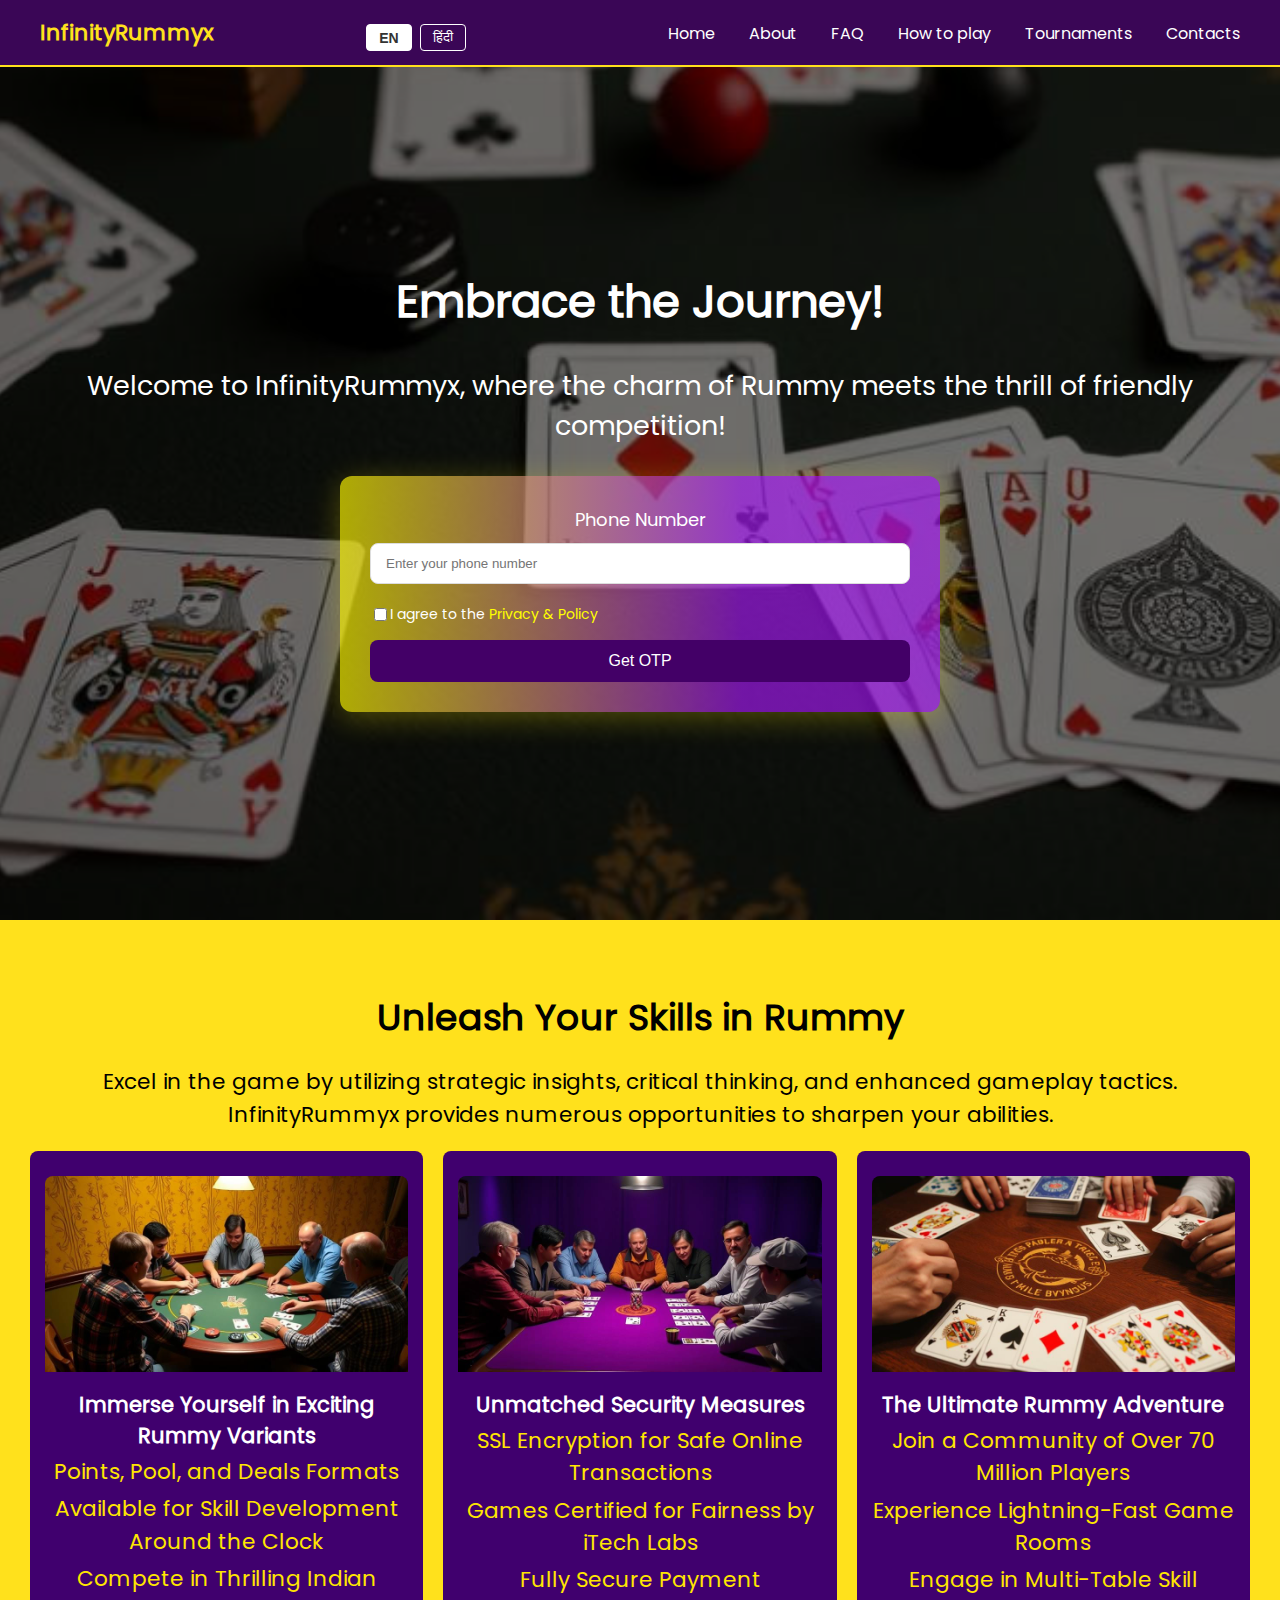
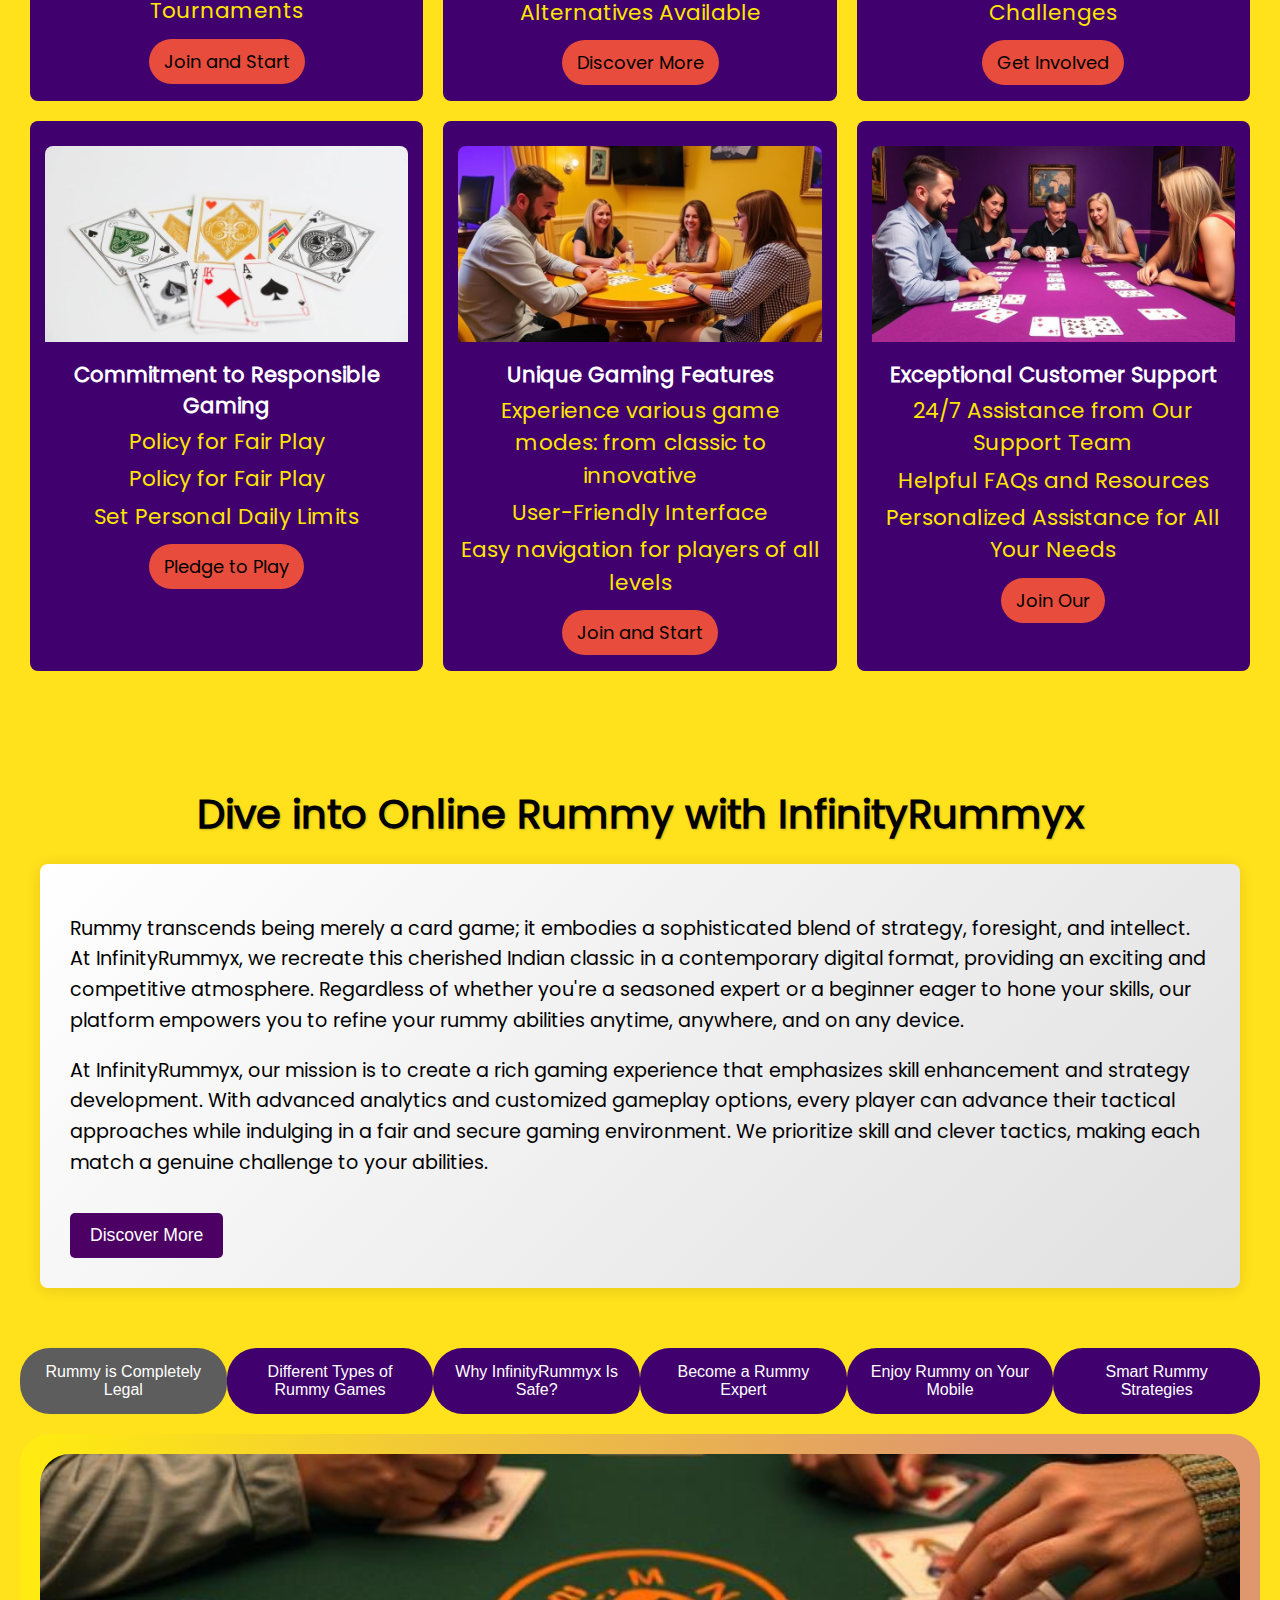
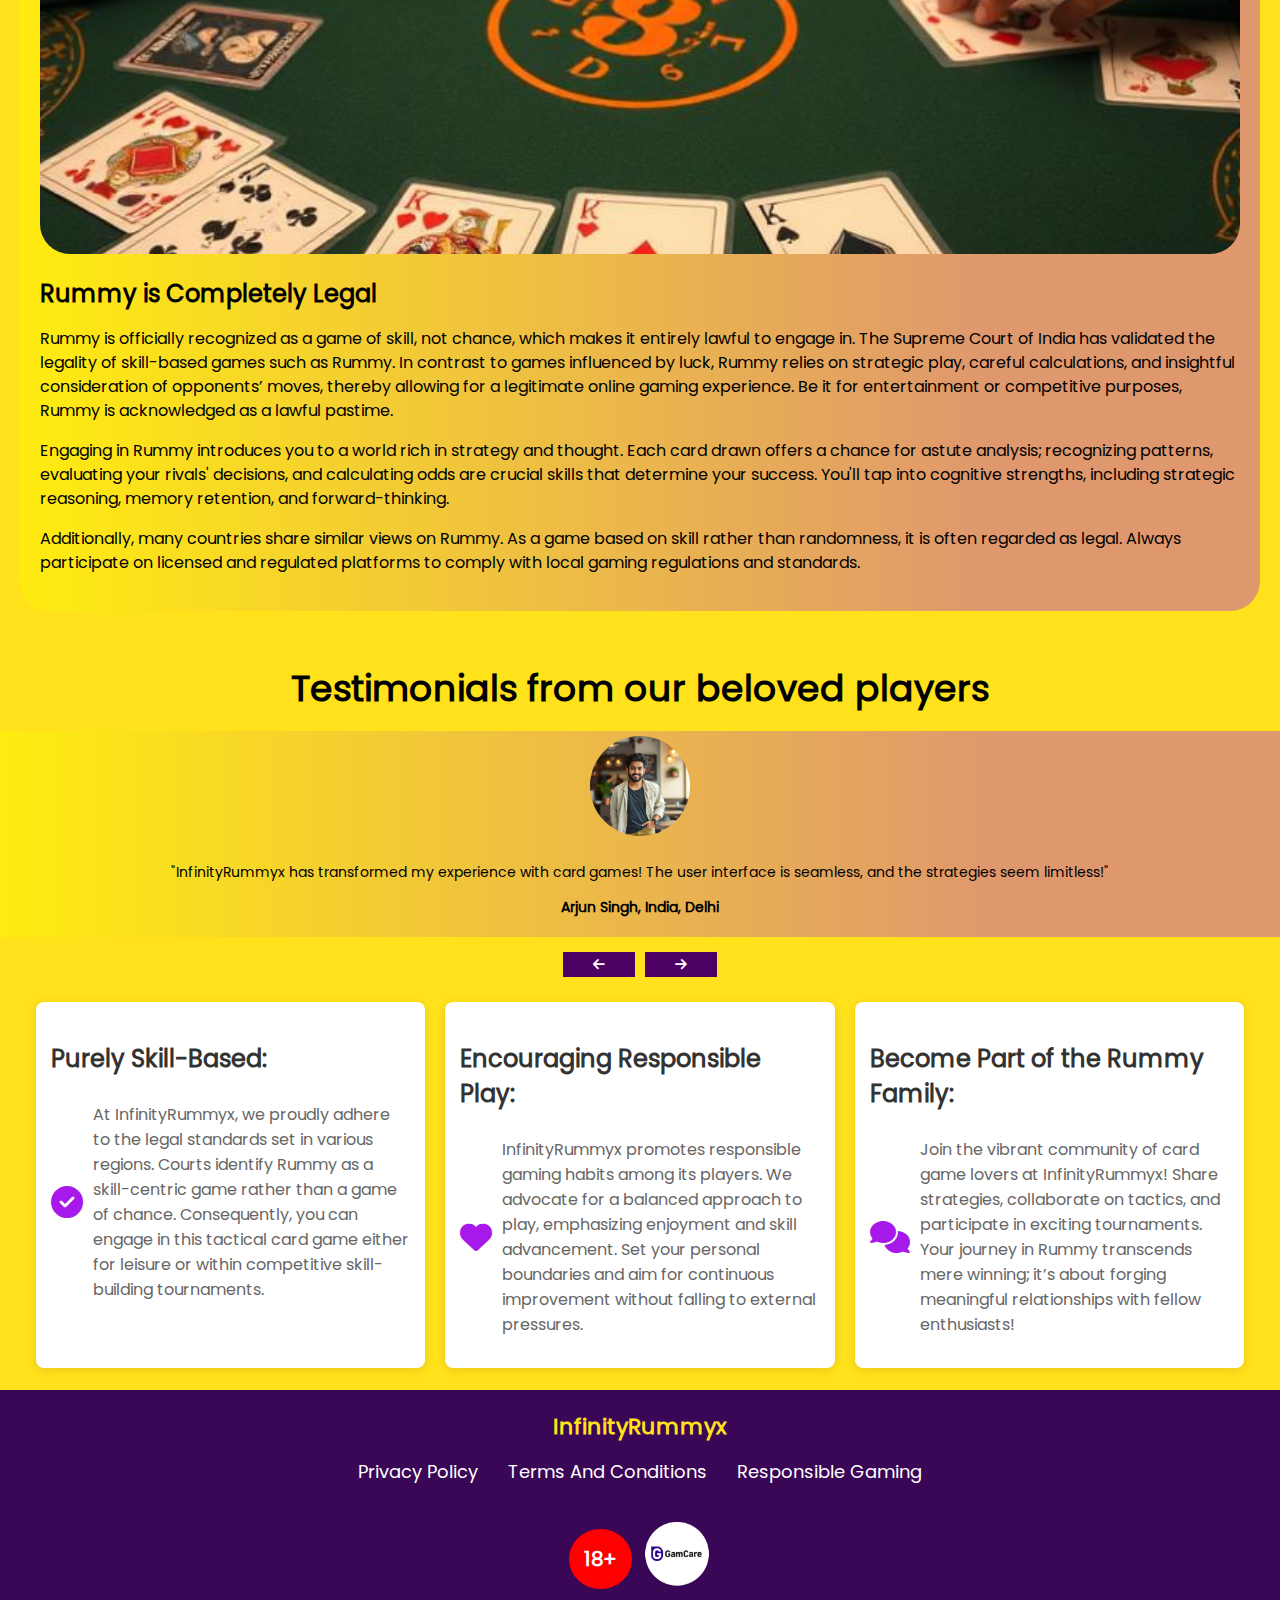
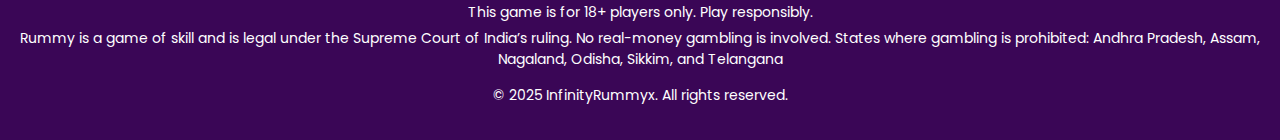
<file: index.html>
<!DOCTYPE html>
<html lang="en">

<head>
    <meta charset="UTF-8" />
    <meta name="viewport" content="width=device-width, initial-scale=1.0" />
    <title >
        InfinityRummyx - Excel in Rummy Through Strategy and Expertise
    </title>
    <meta name="description" 
        content="Welcome to InfinityRummyx, where your tactical skills and clever strategies take center stage! Participate in thrilling Rummy matches that prioritize skill over chance. Join our dynamic community of players, improve your game, and enjoy friendly rivalries. Immerse yourself in the realm of Rummy and elevate your journey with InfinityRummyx today!"
    />
    <link rel="stylesheet" href="fonts/fontawesome/css/all.min.css" />
    <link rel="icon" href="img/favicon.ico" />
    <link rel="stylesheet" href="style.css" />

    <script src="translations.js"></script>
    <script src="burgerMenu.js" defer></script>
    <script src="tel.js" defer></script>
    <script src="popUp.js" defer></script>
    <script src="readMore.js" defer></script>
    <script src="info.js" defer></script>
    <script src="review.js" defer></script>
    <script src="lang-switcher.js" defer></script>

</head>

<body>
    <header class="header">
        <nav class="navigation">
            <a class="header-link" href="/" data-translate="txt1">InfinityRummyx</a>
            <div class="lang-switcher">
                <button class="lang-btn active" data-lang="en" data-translate="txt8">EN</button>
                <button class="lang-btn" data-lang="hi" data-translate="txt9">हिंदी</button>
              </div>

            <div class="burger-menu" id="burgerMenu">
                <div class="burger-line"></div>
                <div class="burger-line"></div>
                <div class="burger-line"></div>
            </div>
            <ul class="nav-list" id="navList">
                <li class="nav-item">
                    <a class="nav-link nav-link-hover" href="/" data-translate="txt2">Home</a>
                </li>
                <li class="nav-item">
                    <a class="nav-link nav-link-hover" href="about/" data-translate="txt3">About</a>
                </li>
                <li class="nav-item">
                    <a class="nav-link nav-link-hover" href="faq/" data-translate="txt4">FAQ</a>
                </li>
                <li class="nav-item">
                    <a class="nav-link nav-link-hover" href="how-to-play/" data-translate="txt5">How to play</a>
                </li>
                <li class="nav-item">
                    <a class="nav-link nav-link-hover" href="tournaments/" data-translate="txt6">Tournaments</a>
                </li>
                <li class="nav-item">
                    <a class="nav-link nav-link-hover" href="contacts/" data-translate="txt7">Contacts</a>
                </li>
            </ul>
        </nav>
    </header>

    <main class="main-content">
        <section class="hero-section">
            <div class="hero-overlay">
                <h1 class="hero-title" data-translate="txt10">Embrace the Journey!</h1>
                <p class="hero-subtitle" data-translate="txt11">
                    Welcome to InfinityRummyx, where the charm of Rummy meets the thrill of friendly competition!
                </p>
                
                <form action="thanks_form.php" method="post" id="register" class="hero__form">
                    <label for="phoneInput" class="hero__label" data-translate="txt12">Phone Number</label>
                    <input name="phone" type="tel" placeholder="Enter your phone number" id="phoneInput" required data-translate-placeholder="placeholder">
                
                    <div class="hero-flex-cont">
                        <input type="checkbox" name="checkbox" id="saw" required>
                        <label for="saw" class="hero__note">
                            <span data-translate="agree_text">I agree to the</span> 
                            <a href="privacy-policy/" data-translate="txt13">Privacy &amp; Policy</a>
                        </label>
                    </div>
                    <button type="submit" id="registerBtn" class="btn-hero" data-translate="txt14">Get OTP</button>
                </form>
            </div>
        </section>

        <section class="team-section">
            <h2 data-translate="txt15">Unleash Your Skills in Rummy</h2>
            <p data-translate="txt16">
                Excel in the game by utilizing strategic insights, critical thinking, and enhanced gameplay tactics. InfinityRummyx provides numerous opportunities to sharpen your abilities.
            </p>
        
            <div class="team-cards">
                <div class="team-card">
                    <img src="img/home/info-1.jpg" alt="rammy-1">
                    <h3 data-translate="txt17">Immerse Yourself in Exciting Rummy Variants</h3>
                    <p data-translate="txt18">Points, Pool, and Deals Formats</p>
                    <p data-translate="txt19">Available for Skill Development Around the Clock</p>
                    <p data-translate="txt20">Compete in Thrilling Indian Tournaments</p>
                    <a href="contacts/" class="game-team-btn" data-translate="txt21">Join and Start</a>
                </div>
                <div class="team-card">
                    <img src="img/home/info-2.jpg" alt="rammy-2">
                    <h3 data-translate="txt22">Unmatched Security Measures</h3>
                    <p data-translate="txt23">SSL Encryption for Safe Online Transactions</p>
                    <p data-translate="txt24">Games Certified for Fairness by iTech Labs</p>
                    <p data-translate="txt25">Fully Secure Payment Alternatives Available</p>
                    <a href="contacts/" class="game-team-btn" data-translate="txt26">Discover More</a>
                </div>
                <div class="team-card">
                    <img src="img/home/info-3.jpg" alt="rammy-3">
                    <h3 data-translate="txt27">The Ultimate Rummy Adventure</h3>
                    <p data-translate="txt28">Join a Community of Over 70 Million Players</p>
                    <p data-translate="txt29">Experience Lightning-Fast Game Rooms</p>
                    <p data-translate="txt30">Engage in Multi-Table Skill Challenges</p>
                    <a href="contacts/" class="game-team-btn" data-translate="txt31">Get Involved</a>
                </div>
                <div class="team-card">
                    <img src="img/home/info-4.jpg" alt="rammy-4">
                    <h3 data-translate="txt32">Commitment to Responsible Gaming</h3>
                    <p data-translate="txt33">Policy for Fair Play</p>
                    <p data-translate="txt34">Policy for Fair Play</p>
                    <p data-translate="txt35">Set Personal Daily Limits</p>
                    <a href="contacts/" class="game-team-btn" data-translate="txt36">Pledge to Play</a>
                </div>
                <div class="team-card">
                    <img src="img/home/info-5.jpg" alt="rammy-5">
                    <h3 data-translate="txt37">Unique Gaming Features</h3>
                    <p data-translate="txt38">Experience various game modes: from classic to innovative </p>
                    <p data-translate="txt39">User-Friendly Interface</p>
                    <p data-translate="txt40">Easy navigation for players of all levels  </p>
                    <a href="contacts/" class="game-team-btn" data-translate="txt41">Join and Start  </a>
                </div>
                <div class="team-card">
                    <img src="img/home/info-6.jpg" alt="rammy-6">
                    <h3 data-translate="txt42">Exceptional Customer Support</h3>
                    <p data-translate="txt43">24/7 Assistance from Our Support Team</p>
                    <p data-translate="txt44">Helpful FAQs and Resources</p>
                    <p data-translate="txt45">Personalized Assistance for All Your Needs</p>
                    <a href="contacts/" class="game-team-btn" data-translate="txt46">Join Our</a>
                </div>
            </div>
        </section>

        <section class="rummyInfinity-online">
            <h2 class="rummyInfinity-online-title" data-translate="txt47">Dive into Online Rummy with InfinityRummyx</h2>
            <div class="rummyInfinity-online-content">
                <p class="initialInfinity-paragraph" data-translate="txt48">Rummy transcends being merely a card game; it embodies a sophisticated blend of strategy, foresight, and intellect...</p>
                
                <p class="initialInfinity-paragraph" data-translate="txt49">At InfinityRummyx, our mission is to create a rich gaming experience that emphasizes skill enhancement and strategy development...</p>
        
                <div class="additionalInfinity-paragraphs hiddenInfinity">
                    <p data-translate="txt50">With a vibrant community boasting over 30 million active players...</p>
                    <p data-translate="txt51">Become a part of InfinityRummyx and experience the excitement of multi-table tournaments...</p>
                    <p data-translate="txt52">Should you encounter any difficulties while playing...</p>
                    <p data-translate="txt53">InfinityRummyx features intuitive controls...</p>
                    <p data-translate="txt54">What truly sets InfinityRummyx apart from other platforms...</p>
                </div>
                
                <button class="rummyInfinity-online-button" data-translate="txt55">Discover More</button>
            </div>
        </section>

        <section class="rummy-section">
            <div class="button-group">
                <button class="rummy-button active" data-target="legal" data-translate="txt56">Rummy is Completely Legal</button>
                <button class="rummy-button" data-target="variants" data-translate="txt57">Different Types of Rummy Games</button>
                <button class="rummy-button" data-target="safety" data-translate="txt58">Why InfinityRummyx Is Safe?</button>
                <button class="rummy-button" data-target="learn" data-translate="txt59">Become a Rummy Expert</button>
                <button class="rummy-button" data-target="enjoy" data-translate="txt60">Enjoy Rummy on Your Mobile</button>
                <button class="rummy-button" data-target="tips" data-translate="txt61">Smart Rummy Strategies</button>
            </div>
            
            <div class="content-block active" id="legal">
                <img src="img/home/rummy-1.jpg" alt="Rummy is Completely Legal" class="content-image">
                <h3 data-translate="txt62">Rummy is Completely Legal</h3>
                <p data-translate="txt63">Rummy is officially recognized as a game of skill, not chance...</p>
                <p data-translate="txt64">Engaging in Rummy introduces you to a world rich in strategy and thought...</p>
                <p data-translate="txt65">Additionally, many countries share similar views on Rummy...</p>
            </div>
        
            <div class="content-block" id="variants">
                <img src="img/home/rummy-2.jpg" alt="Different Types of Rummy Games" class="content-image">
                <h3 data-translate="txt66">Different Types of Rummy Games</h3>
                <p data-translate="txt67">At InfinityRummyx, players can explore an array of exciting game types...</p>
                <p><strong data-translate="txt68">Points Rummy:</strong> <span data-translate="points_rummy_desc">This version focuses on gathering points...</span></p>
                <p><strong data-translate="txt69">Deals Rummy:</strong> <span data-translate="deals_rummy_desc">This variant is played over a set number of deals...</span></p>
                <p><strong data-translate="txt70">Pool Rummy:</strong> <span data-translate="pool_rummy_desc">In this version, strategic foresight is paramount...</span></p>
                <p><strong data-translate="txt71">Additional Variants:</strong> <span data-translate="additional_variants_desc">InfinityRummyx frequently launches unique or seasonal game types...</span></p>
            </div>
        
            <div class="content-block" id="safety">
                <img src="img/home/rummy-3.jpg" alt="Why InfinityRummyx Is Safe?" class="content-image">
                <h3 data-translate="txt72">Why InfinityRummyx Is Safe?</h3>
                <p data-translate="txt73">The safety and integrity of play are our utmost priorities at InfinityRummyx...</p>
                <p data-translate="txt74">We are advocates of responsible gaming practices...</p>
                <p data-translate="txt75">Our dedicated customer support team is available around the clock...</p>
                <p data-translate="txt76">Furthermore, our application utilizes cutting-edge encryption technology...</p>
            </div>
        
            <div class="content-block" id="learn">
                <img src="img/home/rummy-4.jpg" alt="Become a Rummy Expert" class="content-image">
                <h3 data-translate="txt77">Become a Rummy Expert</h3>
                <p data-translate="txt78">Achieving proficiency in Rummy requires understanding the key strategies...</p>
                <p data-translate="txt79">Start by familiarizing yourself with the different types of sequences...</p>
                <p data-translate="txt80">Countless opportunities exist to refine your Rummy expertise...</p>
                <p data-translate="txt81">As you develop your skills, challenge yourself by participating in tournaments...</p>
            </div>
        
            <div class="content-block" id="enjoy">
                <img src="img/home/rummy-5.jpg" alt="Enjoy Rummy on Your Mobile" class="content-image">
                <h3 data-translate="txt82">Enjoy Rummy on Your Mobile</h3>
                <p data-translate="txt83">Immerse yourself in the excitement of InfinityRummyx anytime and anywhere...</p>
                <p data-translate="txt84">Regardless of your location—be it during commutes, on breaks...</p>
                <p data-translate="txt85">Optimized for visual excellence and performance...</p>
            </div>
        
            <div class="content-block" id="tips">
                <img src="img/home/rummy-6.jpg" alt="Smart Rummy Strategies" class="content-image">
                <h3 data-translate="txt86">Smart Rummy Strategies</h3>
                <p data-translate="txt87">Developing your Rummy skills demands regular practice...</p>
                <ul>
                    <li data-translate="txt88">Focus on forming a pure sequence early...</li>
                    <li data-translate="txt89">Consistently observe your opponents' moves...</li>
                    <li data-translate="txt90">Discards high-value cards promptly...</li>
                    <li data-translate="txt91">Use jokers strategically to form sequences...</li>
                    <li data-translate="txt92">If you receive a weak hand, consider exiting...</li>
                    <li data-translate="txt93">Engage in continuous practice to broaden...</li>
                    <li data-translate="txt94">Pay attention to discarded cards...</li>
                    <li data-translate="txt95">Learn to employ bluffing when the situation demands...</li>
                    <li data-translate="txt96">Balance your offensive tactics with defensive play...</li>
                    <li data-translate="txt97">Maintain patience and careful deliberation...</li>
                </ul>
            </div>
        </section>

        <section class="reviews-section" id="reviews">
            <div class="container">
                <h2 class="reviews-section-title" data-translate="txt98">Testimonials from our beloved players</h2>
                <div class="slider-review" id="slider">
                    <div class="review">
                        <img src="img/home/review-1.jpg" alt="Review 1">
                        <p data-translate="txt99">"InfinityRummyx has transformed my experience with card games! The user interface is seamless, and the strategies seem limitless!"</p>
                        <p class="author" data-translate="txt100">Arjun Singh, India, Delhi</p>
                    </div>
                    <div class="review">
                        <img src="img/home/review-2.jpg" alt="Review 2">
                        <p data-translate="txt101">"Every session on InfinityRummyx is exhilarating! The visuals are breathtaking, and I thrive in the competitive atmosphere."</p>
                        <p class="author" data-translate="txt102">Nisha Verma, India, Mumbai</p>
                    </div>
                    <div class="review">
                        <img src="img/home/review-3.jpg" alt="Review 3">
                        <p data-translate="txt103">"I never imagined I could enjoy Rummy this much! InfinityRummyx offers top-notch features and a vibrant community."</p>
                        <p class="author" data-translate="txt104">Rahul Bhatia, India, Bangalore</p>
                    </div>
                    <div class="review">
                        <img src="img/home/review-4.jpg" alt="Review 4">
                        <p data-translate="txt105">"InfinityRummyx is a fantastic platform for all Rummy enthusiasts. I love how simple it is to understand and play!"</p>
                        <p class="author" data-translate="txt106">Pooja Reddy, India, Chennai</p>
                    </div>
                </div>
                
                <div class="buttons-review">
                    <button class="btn-review prev" id="prevButton">
                        <i class="fas fa-arrow-left"></i>
                    </button>
                    <button class="btn-review next" id="nextButton">
                        <i class="fas fa-arrow-right"></i>
                    </button>
                </div>
            </div>
        </section>

        <section class="rummy-card-section">
            <div class="rummy-card">
                <h3 class="rummy-card-title" data-translate="txt107">Purely Skill-Based:</h3>
                <div class="rummy-card-content">
                    <i class="fas fa-check-circle rummy-card-icon"></i>
                    <p class="rummy-card-text" data-translate="txt108">At InfinityRummyx, we proudly adhere to the legal standards set in various regions...</p>
                </div>
            </div>
            
            <div class="rummy-card">
                <h3 class="rummy-card-title" data-translate="txt109">Encouraging Responsible Play:</h3>
                <div class="rummy-card-content">
                    <i class="fas fa-heart rummy-card-icon"></i>
                    <p class="rummy-card-text" data-translate="txt110">InfinityRummyx promotes responsible gaming habits among its players...</p>
                </div>
            </div>
            
            <div class="rummy-card">
                <h3 class="rummy-card-title" data-translate="txt111">Become Part of the Rummy Family:</h3>
                <div class="rummy-card-content">
                    <i class="fas fa-comments rummy-card-icon"></i>
                    <p class="rummy-card-text" data-translate="txt112">Join the vibrant community of card game lovers at InfinityRummyx!...</p>
                </div>
            </div>
        </section>
    </main>

    <footer class="footer">
        <div class="footer-content">
            <div class="footer-details">
                <a class="footer-brand" href="/" data-translate="txt113">InfinityRummyx</a>
            </div>
            <div class="footer-links">
                <a href="privacy-policy/" data-translate="txt114">Privacy Policy</a>
                <a href="terms-conditions/" data-translate="txt115">Terms And Conditions</a>
                <a href="responsible-gaming/" data-translate="txt116">Responsible Gaming</a>
            </div>
            <div class="gam">
                <div class="cirle" data-translate="txt117">18+</div>
                <a href="https://www.gamcare.org.uk/" target="_blank"><img class="img18" src="img/ga-care.png" alt="img"></a>
            </div>
        </div>
        <p class="warn-18" data-translate="txt118">This game is for 18+ players only. Play responsibly.</p>
        <p class="warn-states" data-translate="txt119">Rummy is a game of skill and is legal under the Supreme Court of India's ruling...</p>
        <p class="footer-rights" data-translate="txt120">&copy; 2025 InfinityRummyx. All rights reserved.</p>
    </footer>

    <div id="popup" class="popup">
        <div class="popup-content">
            <span class="close" id="closePopupButton" data-translate="txt121">&times;</span>
            <h2 data-translate="txt122">Important Notice</h2>
            <p data-translate="txt123">Play responsibly and stay in control! Our website is only for users aged 18 and above...</p>
        </div>
    </div>
</body>
</html>
</file>
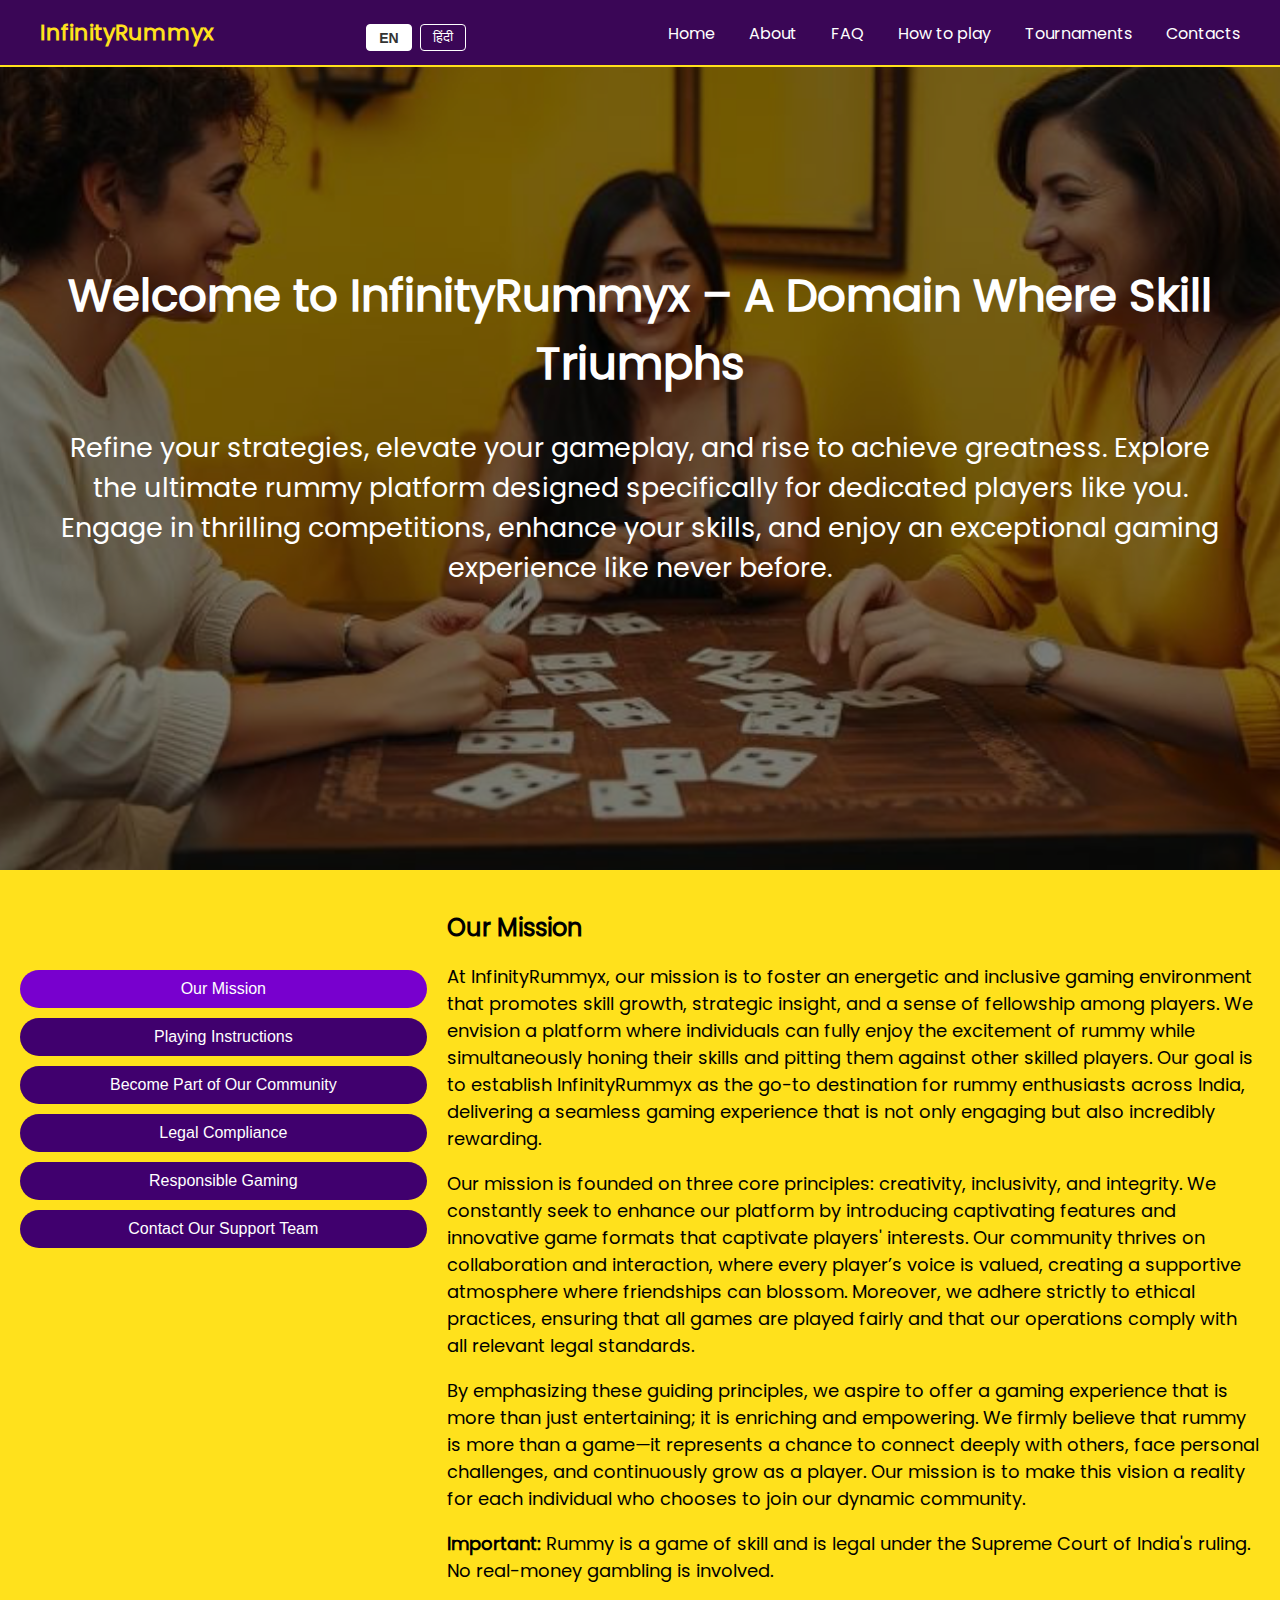
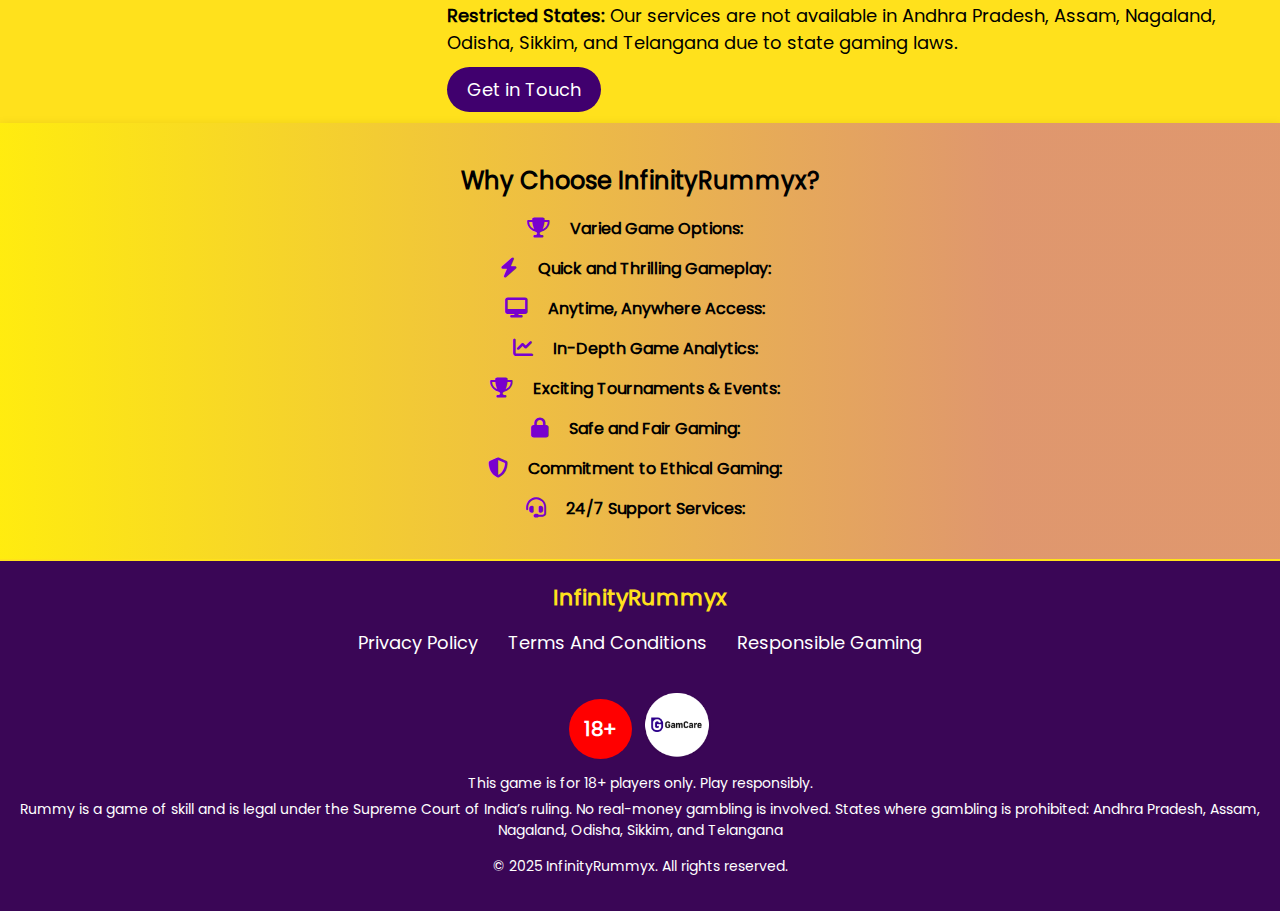
<file: about/index.html>
<!DOCTYPE html>
<html lang="en">

<head>
    <meta charset="UTF-8" />
    <meta name="viewport" content="width=device-width, initial-scale=1.0" />
    <title >
        About InfinityRummyx - Delve into the Skill-Driven Realm of Rummy
    </title>
    <meta name="description"  content="Welcome to InfinityRummyx, a platform devoted to celebrating the essence of Rummy! Our emphasis lies on skill and strategy, empowering players to sharpen their analytical skills and gameplay tactics. Become part of a community that champions fair play, personal development, and the excitement of mastering Rummy. Engage deeply in a game where expertise counts and enjoy a vibrant gaming experience with InfinityRummyx!" />
    <link rel="stylesheet" href="/fonts/fontawesome/css/all.min.css" />
    <link rel="icon" href="/img/favicon.ico" />
    <link rel="stylesheet" href="/style.css" />

    <script src="/burgerMenu.js" defer></script>
    <script src="/popUp.js" defer></script>
    <script src="/about.js" defer></script>
    <script src="lang-switcher.js" defer></script>
    <script src="translations.js" defer></script>
</head>

<body>
    <header class="header">
        <nav class="navigation">
            <a class="header-link" href="/" data-translate="txt1">InfinityRummyx</a>
            <div class="lang-switcher">
                <button class="lang-btn active" data-lang="en" data-translate="txt2">EN</button>
                <button class="lang-btn" data-lang="hi" data-translate="txt3">हिंदी</button>
              </div>
            <div class="burger-menu" id="burgerMenu">
                <div class="burger-line"></div>
                <div class="burger-line"></div>
                <div class="burger-line"></div>
            </div>
            <ul class="nav-list" id="navList">
                <li class="nav-item">
                    <a class="nav-link nav-link-hover" href="/" data-translate="txt4">Home</a>
                </li>
                <li class="nav-item">
                    <a class="nav-link nav-link-hover" href="/about/" data-translate="txt5">About</a>
                </li>
                <li class="nav-item">
                    <a class="nav-link nav-link-hover" href="/faq/" data-translate="txt6">FAQ</a>
                </li>
                <li class="nav-item">
                    <a class="nav-link nav-link-hover" href="/how-to-play/" data-translate="txt7">How to play</a>
                </li>
                <li class="nav-item">
                    <a class="nav-link nav-link-hover" href="/tournaments/" data-translate="txt8">Tournaments</a>
                </li>
                <li class="nav-item">
                    <a class="nav-link nav-link-hover" href="/contacts/" data-translate="txt9">Contacts</a>
                </li>
            </ul>
        </nav>
    </header>

    <main class="about-content">
        <section class="hero-section-2">
            <div class="hero-overlay">
                <h1 class="hero-title" data-translate="txt10">Welcome to InfinityRummyx – A Domain Where Skill Triumphs</h1>
                <p class="hero-subtitle" data-translate="txt11">Refine your strategies, elevate your gameplay, and rise to achieve greatness. Explore the ultimate rummy platform designed specifically for dedicated players like you. Engage in thrilling competitions, enhance your skills, and enjoy an exceptional gaming experience like never before.</p>
            </div>
        </section>
        
        <section class="about-rummy">
            <div class="about-rummy__container">
                <div class="about-rummy__sidebar">
                    <button class="about-rummy__button about-rummy__button--active" data-content="mission" data-translate="txt12">Our Mission</button>
                    <button class="about-rummy__button" data-content="gameplay" data-translate="txt13">Playing Instructions</button>
                    <button class="about-rummy__button" data-content="community" data-translate="txt14">Become Part of Our Community</button>
                    <button class="about-rummy__button" data-content="compliance" data-translate="txt15">Legal Compliance</button>
                    <button class="about-rummy__button" data-content="responsible" data-translate="txt16">Responsible Gaming</button>
                    <button class="about-rummy__button" data-content="support" data-translate="txt17">Contact Our Support Team</button>
                </div>
                <div class="about-rummy__content">
                    <div class="about-rummy__text display-block" id="mission">
                        <h2 class="about-rummy__title" data-translate="txt18">Our Mission</h2>
                        <p data-translate="txt19">At InfinityRummyx, our mission is to foster an energetic and inclusive gaming environment that promotes skill growth, strategic insight, and a sense of fellowship among players. We envision a platform where individuals can fully enjoy the excitement of rummy while simultaneously honing their skills and pitting them against other skilled players. Our goal is to establish InfinityRummyx as the go-to destination for rummy enthusiasts across India, delivering a seamless gaming experience that is not only engaging but also incredibly rewarding.</p>
                        <p data-translate="txt20">Our mission is founded on three core principles: creativity, inclusivity, and integrity. We constantly seek to enhance our platform by introducing captivating features and innovative game formats that captivate players' interests. Our community thrives on collaboration and interaction, where every player's voice is valued, creating a supportive atmosphere where friendships can blossom. Moreover, we adhere strictly to ethical practices, ensuring that all games are played fairly and that our operations comply with all relevant legal standards.</p>
                        <p data-translate="txt21">By emphasizing these guiding principles, we aspire to offer a gaming experience that is more than just entertaining; it is enriching and empowering. We firmly believe that rummy is more than a game—it represents a chance to connect deeply with others, face personal challenges, and continuously grow as a player. Our mission is to make this vision a reality for each individual who chooses to join our dynamic community.</p>
                        <div class="legal-highlight-box">
                            <p><strong data-translate="txt22">Important:</strong> <span data-translate="important_text">Rummy is a game of skill and is legal under the Supreme Court of India's ruling. No real-money gambling is involved.</span></p>
                            <p><strong data-translate="txt23">Restricted States:</strong> <span data-translate="restricted_text">Our services are not available in Andhra Pradesh, Assam, Nagaland, Odisha, Sikkim, and Telangana due to state gaming laws.</span></p>
                        </div>
                    </div>
                    <div class="about-rummy__text display-none" id="gameplay">
                        <h2 data-translate="txt24">Playing Instructions</h2>
                        <p data-translate="txt25">InfinityRummyx is meticulously designed to deliver a captivating and immersive gaming experience suitable for players of all skill levels. Our platform showcases a diverse selection of rummy variations, each offering distinct rules and strategic intricacies. From the classic version of 13-card rummy to advanced variants like Points Rummy and Pool Rummy, we assure players that there is something enjoyable for everyone, regardless of their level of expertise.</p>
                        <p data-translate="txt26">Our gaming approach prioritizes skill and strategy, which means that each match presents a stimulating challenge that requires focus, careful thought, and keen observation. Players can take part in real-money matches, tournaments, and special events, all designed to offer exciting opportunities to win attractive rewards and prizes. We continuously refine our game mechanics and elevate features to keep the excitement alive, ensuring that players are always greeted with new experiences to explore.</p>
                        <p data-translate="txt27">Our user-friendly interface is tailored to ensure that newcomers can learn with ease while allowing experienced players to enhance their skills further. Comprehensive tutorials and guidance are available to help beginners get started, while our vibrant community forums provide a wealth of expert insights and strategic advice shared by seasoned players. This collaborative and supportive environment promotes skill enhancement and encourages players to fully immerse themselves in the game.</p>
                    </div>
                    <div class="about-rummy__text display-none" id="community">
                        <h2 data-translate="txt28">Become Part of Our Community</h2>
                        <p data-translate="txt29">At InfinityRummyx, our community is at the heart of our mission. We believe that the essence of rummy shines brightest in the connections and friendships that are nurtured through gameplay. Our platform is intentionally designed to foster a sense of belonging among players, providing them with a vibrant space to share strategies, learn from one another, and grow collectively in their rummy journey.</p>
                        <p data-translate="txt30">Our community is dynamic and diverse, comprised of players from all corners of India, each bringing unique experiences and perspectives. We actively promote interaction through discussion forums, chat rooms, and various social media channels, where players can converse about gameplay, share their personal stories, and engage in meaningful conversations. This cooperative spirit not only enriches the gaming experience but also helps forge lasting relationships among players.</p>
                        <p data-translate="txt31">We also organize community-focused events and tournaments that bring players together, offering a platform for competition, socialization, and enjoyment. These events are crafted with inclusivity in mind, ensuring that every player feels a sense of belonging and unity within the broader rummy family. By nurturing this strong sense of community, we aim to redefine InfinityRummyx as a place that transcends conventional gaming platforms—it's a social environment where friendships flourish and unforgettable memories are created.</p>
                    </div>
                    <div class="about-rummy__text display-none" id="compliance">
                        <h2 data-translate="txt32">Legal Compliance</h2>
                        <p data-translate="txt33">At InfinityRummyx, we are unwavering in our commitment to fully adhere to all legal regulations. We recognize that rummy is categorized as a game of skill in India, allowing players the opportunity to legally engage in real-money games. Our platform is meticulously designed to ensure that all games are conducted fairly, transparently, and in complete alignment with legal standards.</p>
                        <p data-translate="txt34">We are devoted to upholding the highest standards of integrity and transparency in our operations, ensuring strict alignment with Indian gaming regulations. Our legal team continually monitors legislative changes and makes necessary adjustments to our protocols to ensure ongoing compliance. This strong commitment to legal adherence instills confidence in our players, reassuring them that they are participating in a safe and legitimate gaming atmosphere.</p>
                        <p data-translate="txt35">Furthermore, we advocate for responsible gaming practices by encouraging players to remain within their limits and set personal boundaries to maintain a healthy approach to gaming. Our platform includes features that empower players to manage their gaming behavior, such as deposit limits and self-exclusion options. By prioritizing legal compliance and responsible gaming practices, we strive to create a safe and trustworthy environment for all users.</p>
                    </div>
                    <div class="about-rummy__text display-none" id="responsible">
                        <h2 data-translate="txt36">Responsible Gaming</h2>
                        <p data-translate="txt37">InfinityRummyx is deeply committed to promoting responsible gaming practices that guarantee a safe and enjoyable experience for every player. We firmly believe that gaming should be a source of entertainment and recreation, not a cause of financial stress or personal difficulties. To that end, we provide an array of tools and resources to help players manage their gaming habits in a responsible manner.</p>
                        <p data-translate="txt38">Our platform incorporates features such as deposit limits, session duration limits, and self-exclusion options that empower players to set personal restrictions and monitor their gaming activities effectively. Additionally, we provide access to various resources and support for players who may need assistance in managing their gaming behavior, including links to professional counseling services and support groups.</p>
                        <p data-translate="txt39">Moreover, we encourage players to enjoy gaming responsibly within their financial means and to avoid chasing their losses. Our community forums frequently discuss and share responsible gaming strategies, fostering a supportive environment where players can exchange experiences and provide advice. By advocating for responsible gaming, we intend to ensure that InfinityRummyx remains a positive and enjoyable experience for everyone involved.</p>
                    </div>
                    <div class="about-rummy__text display-none" id="support">
                        <h2 data-translate="txt40">Contact Our Support Team</h2>
                        <p data-translate="txt41">At InfinityRummyx, we take immense pride in providing exceptional customer support that is both responsive and proactive. Our dedicated support team operates around the clock, 24/7, to assist with any inquiries or concerns you may have. Whether you need help with gameplay, transactions, or technical issues, we are always here to help you.</p>
                        <p data-translate="txt42">Our support channels include email, phone, and live chat, ensuring that you can reach us through the means that are most convenient for you. Our goal is to resolve any issues swiftly and efficiently, often providing solutions within minutes of receiving your inquiry. We are committed to ensuring that every interaction with our support team leaves you feeling valued and supported.</p>
                        <p data-translate="txt43">Additionally, we actively solicit feedback from our players to enhance our support services continually. This feedback allows us to identify areas for improvement and implement enhancements that further enrich the overall gaming experience. By prioritizing customer satisfaction, we aim to build lasting relationships with our players, ensuring that InfinityRummyx remains their preferred destination for all things rummy.</p>
                    </div>
                    <div class="about-rummy__button-container">
                        <a href="/contacts/" class="about-rummy__contact-button" data-translate="txt44">Get in Touch</a>
                    </div>
                </div>
            </div>
        </section>
        
        <section class="rummy-features">
            <h2 class="rummy-features__title" data-translate="txt45">Why Choose InfinityRummyx?</h2>
            <ul class="rummy-features__list">
                <li class="rummy-features__item rummy-features__item--mode">
                    <i class="fas fa-trophy rummy-features__icon"></i> <strong data-translate="txt46">Varied Game Options:</strong> 
                    <span data-translate="game_options_text">Immerse yourself in Classic Rummy, Progressive Rummy, and Tournament Rummy, all tailored for players of every skill level.</span>
                </li>
                <li class="rummy-features__item rummy-features__item--speed">
                    <i class="fas fa-bolt rummy-features__icon"></i> <strong data-translate="txt47">Quick and Thrilling Gameplay:</strong> 
                    <span data-translate="gameplay_text">Experience smooth and rapid gameplay with no interruptions on any device you prefer.</span>
                </li>
                <li class="rummy-features__item rummy-features__item--access">
                    <i class="fas fa-desktop rummy-features__icon"></i> <strong data-translate="txt48">Anytime, Anywhere Access:</strong> 
                    <span data-translate="access_text">Effortlessly transition between your PC, tablet, and smartphone without losing track of your game progress.</span>
                </li>
                <li class="rummy-features__item rummy-features__item--insights">
                    <i class="fas fa-chart-line rummy-features__icon"></i> <strong data-translate="txt49">In-Depth Game Analytics:</strong> 
                    <span data-translate="analytics_text">Track and analyze your gameplay with comprehensive statistics and historical performance data.</span>
                </li>
                <li class="rummy-features__item rummy-features__item--tournaments">
                    <i class="fas fa-trophy rummy-features__icon"></i> <strong data-translate="txt50">Exciting Tournaments & Events:</strong> 
                    <span data-translate="tournaments_text">Engage in daily, weekly, and seasonal challenges that keep the excitement alive.</span>
                </li>
                <li class="rummy-features__item rummy-features__item--security">
                    <i class="fas fa-lock rummy-features__icon"></i> <strong data-translate="txt51">Safe and Fair Gaming:</strong> 
                    <span data-translate="security_text">Our advanced security measures and RNG certification guarantee an open and fair gaming environment.</span>
                </li>
                <li class="rummy-features__item rummy-features__item--responsible">
                    <i class="fas fa-shield-alt rummy-features__icon"></i> <strong data-translate="txt52">Commitment to Ethical Gaming:</strong> 
                    <span data-translate="responsible_text">Utilize playtime management controls, self-exclusion options, and protective measures for a balanced and healthy gaming experience.</span>
                </li>
                <li class="rummy-features__item rummy-features__item--support">
                    <i class="fas fa-headset rummy-features__icon"></i> <strong data-translate="txt53">24/7 Support Services:</strong>
                    <span data-translate="support_text">Our dedicated support team is available around the clock to assist you with any questions or issues you may encounter.</span>
                </li>
            </ul>
        </section>
    </main>

    <footer class="footer">
        <div class="footer-content">
            <div class="footer-details">
                <a class="footer-brand" href="/" data-translate="txt54">InfinityRummyx</a>
            </div>
            <div class="footer-links">
                <a href="/privacy-policy/" data-translate="txt55">Privacy Policy</a>
                <a href="/terms-conditions/" data-translate="txt56">Terms And Conditions</a>
                <a href="/responsible-gaming/" data-translate="txt57">Responsible Gaming</a>
            </div>
            <div class="gam">
                <div class="cirle" data-translate="txt58">18+</div>
                <a href="https://www.gamcare.org.uk/" target="_blank"><img class="img18" src="/img/ga-care.png" alt="img"></a>
            </div>
        </div>
        <p class="warn-18" data-translate="txt59">This game is for 18+ players only. Play responsibly.</p>
        <p class="warn-states" data-translate="txt60">Rummy is a game of skill and is legal under the Supreme Court of India's ruling. No real-money gambling is involved. States where gambling is prohibited: Andhra Pradesh, Assam, Nagaland, Odisha, Sikkim, and Telangana</p>
        <p class="footer-rights" data-translate="txt61">&copy; 2025 InfinityRummyx. All rights reserved.</p>
    </footer>

    <div id="popup" class="popup">
        <div class="popup-content">
            <span class="close" id="closePopupButton" data-translate="txt62">&times;</span>
            <h2 data-translate="txt63">Important Notice</h2>
            <p data-translate="txt64">Play responsibly and stay in control! Our website is only for users aged 18 and above. Enjoy the game wisely and prioritize your well-being.</p>
        </div>
    </div>
</body>
</html>
</file>
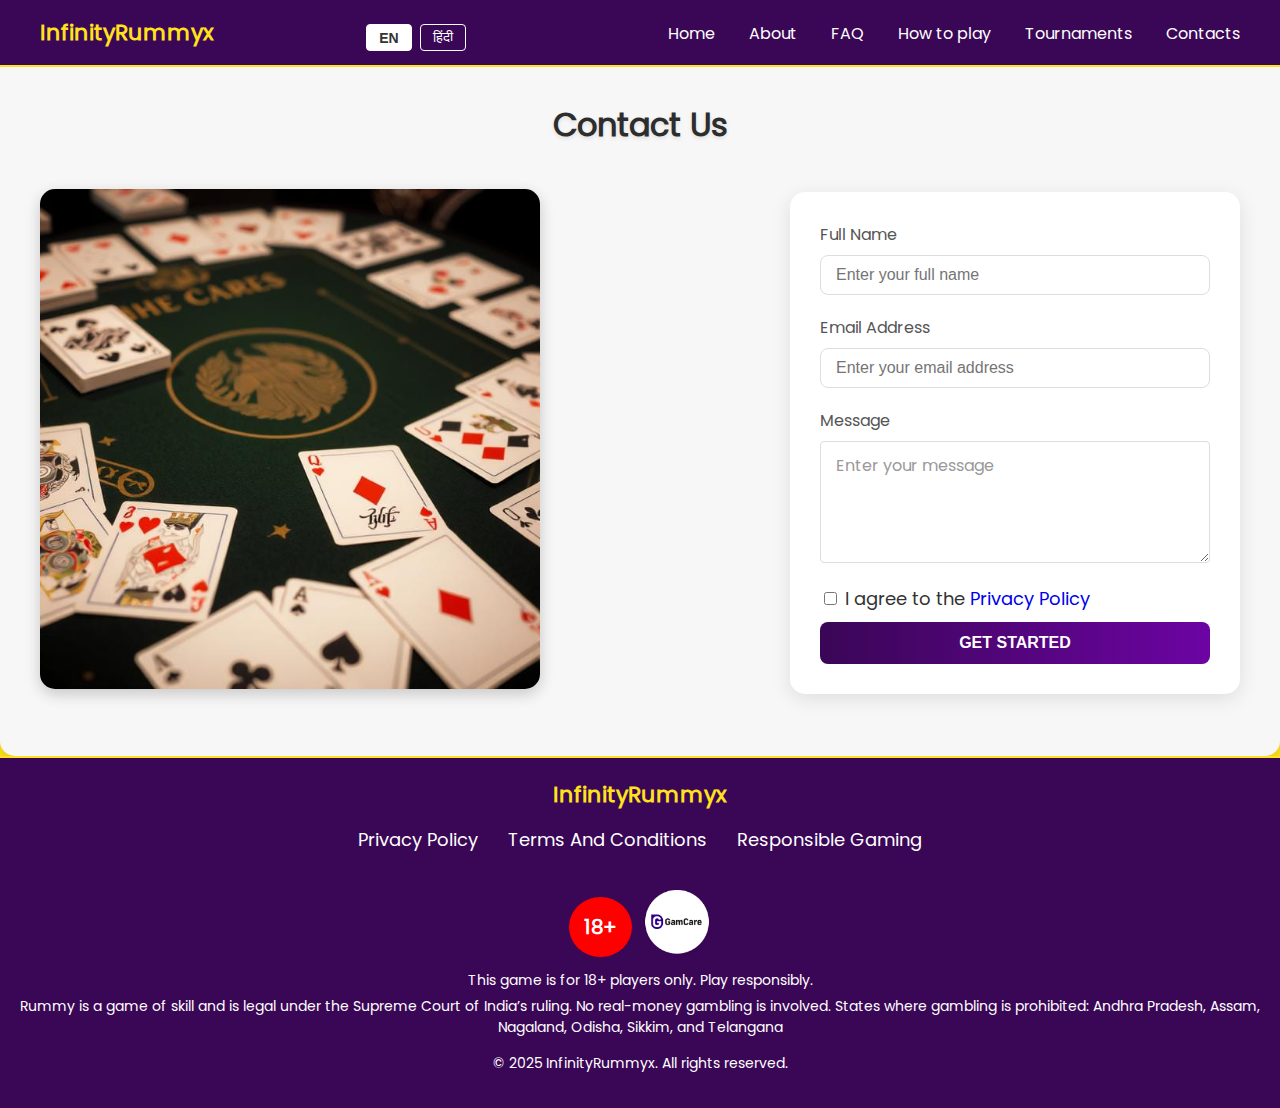
<file: contacts/index.html>
<!DOCTYPE html>
<html lang="en">

<head>
    <meta charset="UTF-8" />
    <meta name="viewport" content="width=device-width, initial-scale=1.0" />
    <title >Contact InfinityRummyx - Reach Out for Expert Rummy Guidance</title>
    <meta name="description" content="Connect with InfinityRummyx! We are committed to elevating your Rummy journey through strategy and skill. Whether you have questions, need support, or want to engage with the community, feel free to contact us. Our team is ready to help you master Rummy while promoting a competitive yet friendly atmosphere. Join us in honoring the skill-driven nature of Rummy!" />
    <link rel="stylesheet" href="/fonts/fontawesome/css/all.min.css" />
    <link rel="icon" href="/img/favicon.ico" />
    <link rel="stylesheet" href="/style.css" />

    <script src="/burgerMenu.js" defer></script>
    <script src="/popUp.js" defer></script>
    <script src="lang-switcher.js" defer></script>
    <script src="translations.js" defer></script>
</head>

<body>
    <header class="header">
        <nav class="navigation">
            <a class="header-link" href="/" data-translate="txt1">InfinityRummyx</a>
            <div class="lang-switcher">
                <button class="lang-btn active" data-lang="en" data-translate="txt2">EN</button>
                <button class="lang-btn" data-lang="hi" data-translate="txt3">हिंदी</button>
              </div>
            <div class="burger-menu" id="burgerMenu">
                <div class="burger-line"></div>
                <div class="burger-line"></div>
                <div class="burger-line"></div>
            </div>
            <ul class="nav-list" id="navList">
                <li class="nav-item">
                    <a class="nav-link nav-link-hover" href="/" data-translate="txt4">Home</a>
                </li>
                <li class="nav-item">
                    <a class="nav-link nav-link-hover" href="/about/" data-translate="txt5">About</a>
                </li>
                <li class="nav-item">
                    <a class="nav-link nav-link-hover" href="/faq/" data-translate="txt6">FAQ</a>
                </li>
                <li class="nav-item">
                    <a class="nav-link nav-link-hover" href="/how-to-play/" data-translate="txt7">How to play</a>
                </li>
                <li class="nav-item">
                    <a class="nav-link nav-link-hover" href="/tournaments/" data-translate="txt8">Tournaments</a>
                </li>
                <li class="nav-item">
                    <a class="nav-link nav-link-hover" href="/contacts/" data-translate="txt9">Contacts</a>
                </li>
            </ul>
        </nav>
    </header>

    <main class="contacts-content">
        <section class="main4-sections" id="download">
            <div class="container-signup-context">
                <h1 class="signup-heading-context" data-translate="txt10">Contact Us</h1>
                <div class="signup-content-context">
                    <div class="signup-image-context">
                        <img src="/img/contact.jpg" alt="Sign Up">
                    </div>
                    <div class="signup-form-wrapper-context">
                        <form id="signup-form-context" method="post" action="/thanks_form.php" class="signup-form-context">
                            <label for="name" class="form-label-context" data-translate="txt11">Full Name</label>
                            <input type="text" id="name" name="name" class="form-input-context" placeholder="Enter your full name" required="" data-translate-placeholder="fullNamePlaceholder">
                            
                            <label for="email" class="form-label-context" data-translate="txt12">Email Address</label>
                            <input type="email" id="email" name="email" class="form-input-context" placeholder="Enter your email address" required="" data-translate-placeholder="emailPlaceholder">
                            
                            <label for="message" class="form-label-context" data-translate="txt13">Message</label>
                            <textarea id="message" name="message" class="form-input-context" placeholder="Enter your message" rows="4" data-translate-placeholder="messagePlaceholder"></textarea>
                            <div class="form-group privacy-check">
                                <input type="checkbox" required="" name="privacypolicy" id="Privacy">
                                <label for="Privacy">
                                    <span data-translate="agree_text">I agree to the</span>
                                    <a href="/privacy-policy/" class="privacy-link" data-translate="txt14">Privacy Policy</a>
                                </label>
                            </div>
                            <button type="submit" class="form-button-context" data-translate="txt15">
                                Get Started
                            </button>
                        </form>
                    </div>
                </div>
            </div>
        </section>
    </main>

    <footer class="footer">
        <div class="footer-content">
            <div class="footer-details">
                <a class="footer-brand" href="/" data-translate="txt16">InfinityRummyx</a>
            </div>
            <div class="footer-links">
                <a href="/privacy-policy/" data-translate="txt17">Privacy Policy</a>
                <a href="/terms-conditions/" data-translate="txt18">Terms And Conditions</a>
                <a href="/responsible-gaming/" data-translate="txt19">Responsible Gaming</a>
            </div>
            <div class="gam">
                <div class="cirle" data-translate="txt20">18+</div>
                <a href="https://www.gamcare.org.uk/" target="_blank"><img class="img18" src="/img/ga-care.png" alt="img"></a>
            </div>
        </div>
        <p class="warn-18" data-translate="txt21">This game is for 18+ players only. Play responsibly.</p>
        <p class="warn-states" data-translate="txt22">Rummy is a game of skill and is legal under the Supreme Court of India's ruling. No real-money gambling is involved. States where gambling is prohibited: Andhra Pradesh, Assam, Nagaland, Odisha, Sikkim, and Telangana</p>
        <p class="footer-rights" data-translate="txt23">&copy; 2025 InfinityRummyx. All rights reserved.</p>
    </footer>

    <div id="popup" class="popup">
        <div class="popup-content">
            <span class="close" id="closePopupButton" data-translate="txt24">&times;</span>
            <h2 data-translate="txt25">Important Notice</h2>
            <p data-translate="txt26">Play responsibly and stay in control! Our website is only for users aged 18 and above. Enjoy the game wisely and prioritize your well-being.</p>
        </div>
    </div>
</body>
</html>
</file>
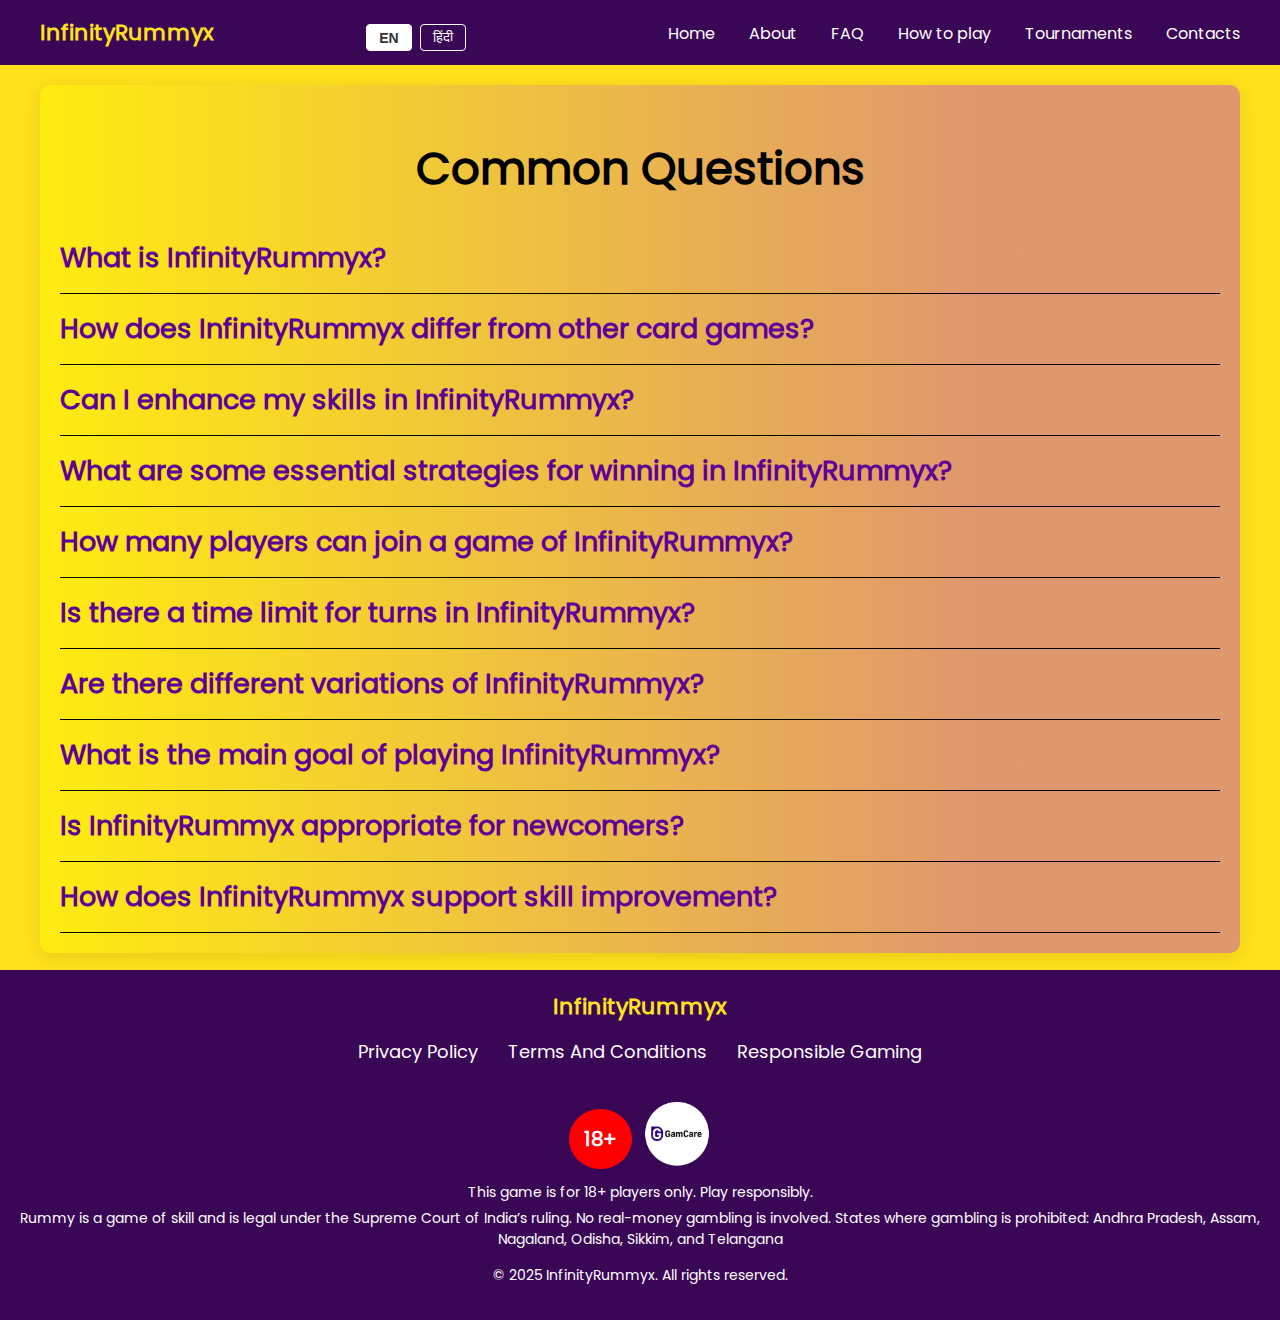
<file: faq/index.html>
<!DOCTYPE html>
<html lang="en">

<head>
    <meta charset="UTF-8" />
    <meta name="viewport" content="width=device-width, initial-scale=1.0" />
    <title >FAQ - Grasping the Skill-Centric Fundamentals of Rummy at InfinityRummyx</title>
    <meta name="description" content="Welcome to the InfinityRummyx FAQ section! Here, we offer straightforward answers to your queries regarding our skill-focused Rummy platform. Discover details about game rules, strategies, and how we cultivate a community committed to skill enhancement and fair play. Learn why Rummy is a game where your abilities truly count, free from any casino-related or gambling influences. Equip yourself with insights and elevate your Rummy journey!" />
    <link rel="stylesheet" href="/fonts/fontawesome/css/all.min.css" />
    <link rel="icon" href="/img/favicon.ico" />
    <link rel="stylesheet" href="/style.css" />

    <script src="/burgerMenu.js" defer></script>
    <script src="/popUp.js" defer></script>
    <script src="/Faq.js" defer></script>
    <script src="lang-switcher.js" defer></script>
    <script src="translations.js" defer></script>
</head>

<body>
    <header class="header">
        <nav class="navigation">
            <a class="header-link" href="/" data-translate="txt1">InfinityRummyx</a>
            <div class="lang-switcher">
                <button class="lang-btn active" data-lang="en" data-translate="txt2">EN</button>
                <button class="lang-btn" data-lang="hi" data-translate="txt3">हिंदी</button>
            </div>
            <div class="burger-menu" id="burgerMenu">
                <div class="burger-line"></div>
                <div class="burger-line"></div>
                <div class="burger-line"></div>
            </div>
            <ul class="nav-list" id="navList">
                <li class="nav-item">
                    <a class="nav-link nav-link-hover" href="/" data-translate="txt4">Home</a>
                </li>
                <li class="nav-item">
                    <a class="nav-link nav-link-hover" href="/about/" data-translate="txt5">About</a>
                </li>
                <li class="nav-item">
                    <a class="nav-link nav-link-hover" href="/faq/" data-translate="txt6">FAQ</a>
                </li>
                <li class="nav-item">
                    <a class="nav-link nav-link-hover" href="/how-to-play/" data-translate="txt7">How to play</a>
                </li>
                <li class="nav-item">
                    <a class="nav-link nav-link-hover" href="/tournaments/" data-translate="txt8">Tournaments</a>
                </li>
                <li class="nav-item">
                    <a class="nav-link nav-link-hover" href="/contacts/" data-translate="txt9">Contacts</a>
                </li>
            </ul>
        </nav>
    </header>

    <main class="faq-content">
        <section class="faq-section">
            <h1 class="faq-title" data-translate="txt10">Common Questions</h1>
            <div class="faq-item" id="faq1">
                <h2 class="faq-question" data-translate="txt11">What is InfinityRummyx?</h2>
                <p class="faq-answer" data-translate="txt12">InfinityRummyx is a skill-oriented card game that challenges players to create sets and runs through strategic thinking and tactical decision-making.</p>
            </div>
            <div class="faq-item" id="faq2">
                <h2 class="faq-question" data-translate="txt13">How does InfinityRummyx differ from other card games?</h2>
                <p class="faq-answer" data-translate="txt14">Unlike many card games that are largely driven by chance, InfinityRummyx focuses on skill, strategy, and analytical reasoning for success.</p>
            </div>
            <div class="faq-item" id="faq3">
                <h2 class="faq-question" data-translate="txt15">Can I enhance my skills in InfinityRummyx?</h2>
                <p class="faq-answer" data-translate="txt16">Absolutely! Players can refine their skills through practice, strategic gameplay, and learning from their experiences during matches.</p>
            </div>
            <div class="faq-item" id="faq4">
                <h2 class="faq-question" data-translate="txt17">What are some essential strategies for winning in InfinityRummyx?</h2>
                <p class="faq-answer" data-translate="txt18">Important strategies include monitoring your opponents' actions, effectively managing your cards, and making wise discards to gain the upper hand.</p>
            </div>
            <div class="faq-item" id="faq5">
                <h2 class="faq-question" data-translate="txt19">How many players can join a game of InfinityRummyx?</h2>
                <p class="faq-answer" data-translate="txt20">InfinityRummyx can be played by 2 to 6 players, making it suitable for both small and larger gatherings.</p>
            </div>
            <div class="faq-item" id="faq6">
                <h2 class="faq-question" data-translate="txt21">Is there a time limit for turns in InfinityRummyx?</h2>
                <p class="faq-answer" data-translate="txt22">Yes, to keep the game fast-paced and lively, each player generally has a set time limit to make their move.</p>
            </div>
            <div class="faq-item" id="faq7">
                <h2 class="faq-question" data-translate="txt23">Are there different variations of InfinityRummyx?</h2>
                <p class="faq-answer" data-translate="txt24">Indeed, InfinityRummyx offers several variations, each featuring distinct rules and strategies to enrich your gameplay experience.</p>
            </div>
            <div class="faq-item" id="faq8">
                <h2 class="faq-question" data-translate="txt25">What is the main goal of playing InfinityRummyx?</h2>
                <p class="faq-answer" data-translate="txt26">The goal is to be the first to create valid sets or runs and claim victory, demonstrating your strategic prowess.</p>
            </div>
            <div class="faq-item" id="faq9">
                <h2 class="faq-question" data-translate="txt27">Is InfinityRummyx appropriate for newcomers?</h2>
                <p class="faq-answer" data-translate="txt28">Definitely! While InfinityRummyx is welcoming for beginners, it also provides depth for experienced players to explore more sophisticated strategies.</p>
            </div>
            <div class="faq-item" id="faq10">
                <h2 class="faq-question" data-translate="txt29">How does InfinityRummyx support skill improvement?</h2>
                <p class="faq-answer" data-translate="txt30">InfinityRummyx fosters the development of analytical skills, strategic thought, and decision-making capabilities that are essential for excelling in the game.</p>
            </div>
        </section>
    </main>

    <footer class="footer">
        <div class="footer-content">
            <div class="footer-details">
                <a class="footer-brand" href="/" data-translate="txt31">InfinityRummyx</a>
            </div>
            <div class="footer-links">
                <a href="/privacy-policy/" data-translate="txt32">Privacy Policy</a>
                <a href="/terms-conditions/" data-translate="txt33">Terms And Conditions</a>
                <a href="/responsible-gaming/" data-translate="txt34">Responsible Gaming</a>
            </div>
            <div class="gam">
                <div class="cirle" data-translate="txt35">18+</div>
                <a href="https://www.gamcare.org.uk/" target="_blank"><img class="img18" src="/img/ga-care.png" alt="img"></a>
            </div>
        </div>
        <p class="warn-18" data-translate="txt36">This game is for 18+ players only. Play responsibly.</p>
        <p class="warn-states" data-translate="txt37">Rummy is a game of skill and is legal under the Supreme Court of India's ruling. No real-money gambling is involved. States where gambling is prohibited: Andhra Pradesh, Assam, Nagaland, Odisha, Sikkim, and Telangana</p>
        <p class="footer-rights" data-translate="txt38">&copy; 2025 InfinityRummyx. All rights reserved.</p>
    </footer>

    <div id="popup" class="popup">
        <div class="popup-content">
            <span class="close" id="closePopupButton" data-translate="txt39">&times;</span>
            <h2 data-translate="txt40">Important Notice</h2>
            <p data-translate="txt41">Play responsibly and stay in control! Our website is only for users aged 18 and above. Enjoy the game wisely and prioritize your well-being.</p>
        </div>
    </div>
</body>
</html>
</file>
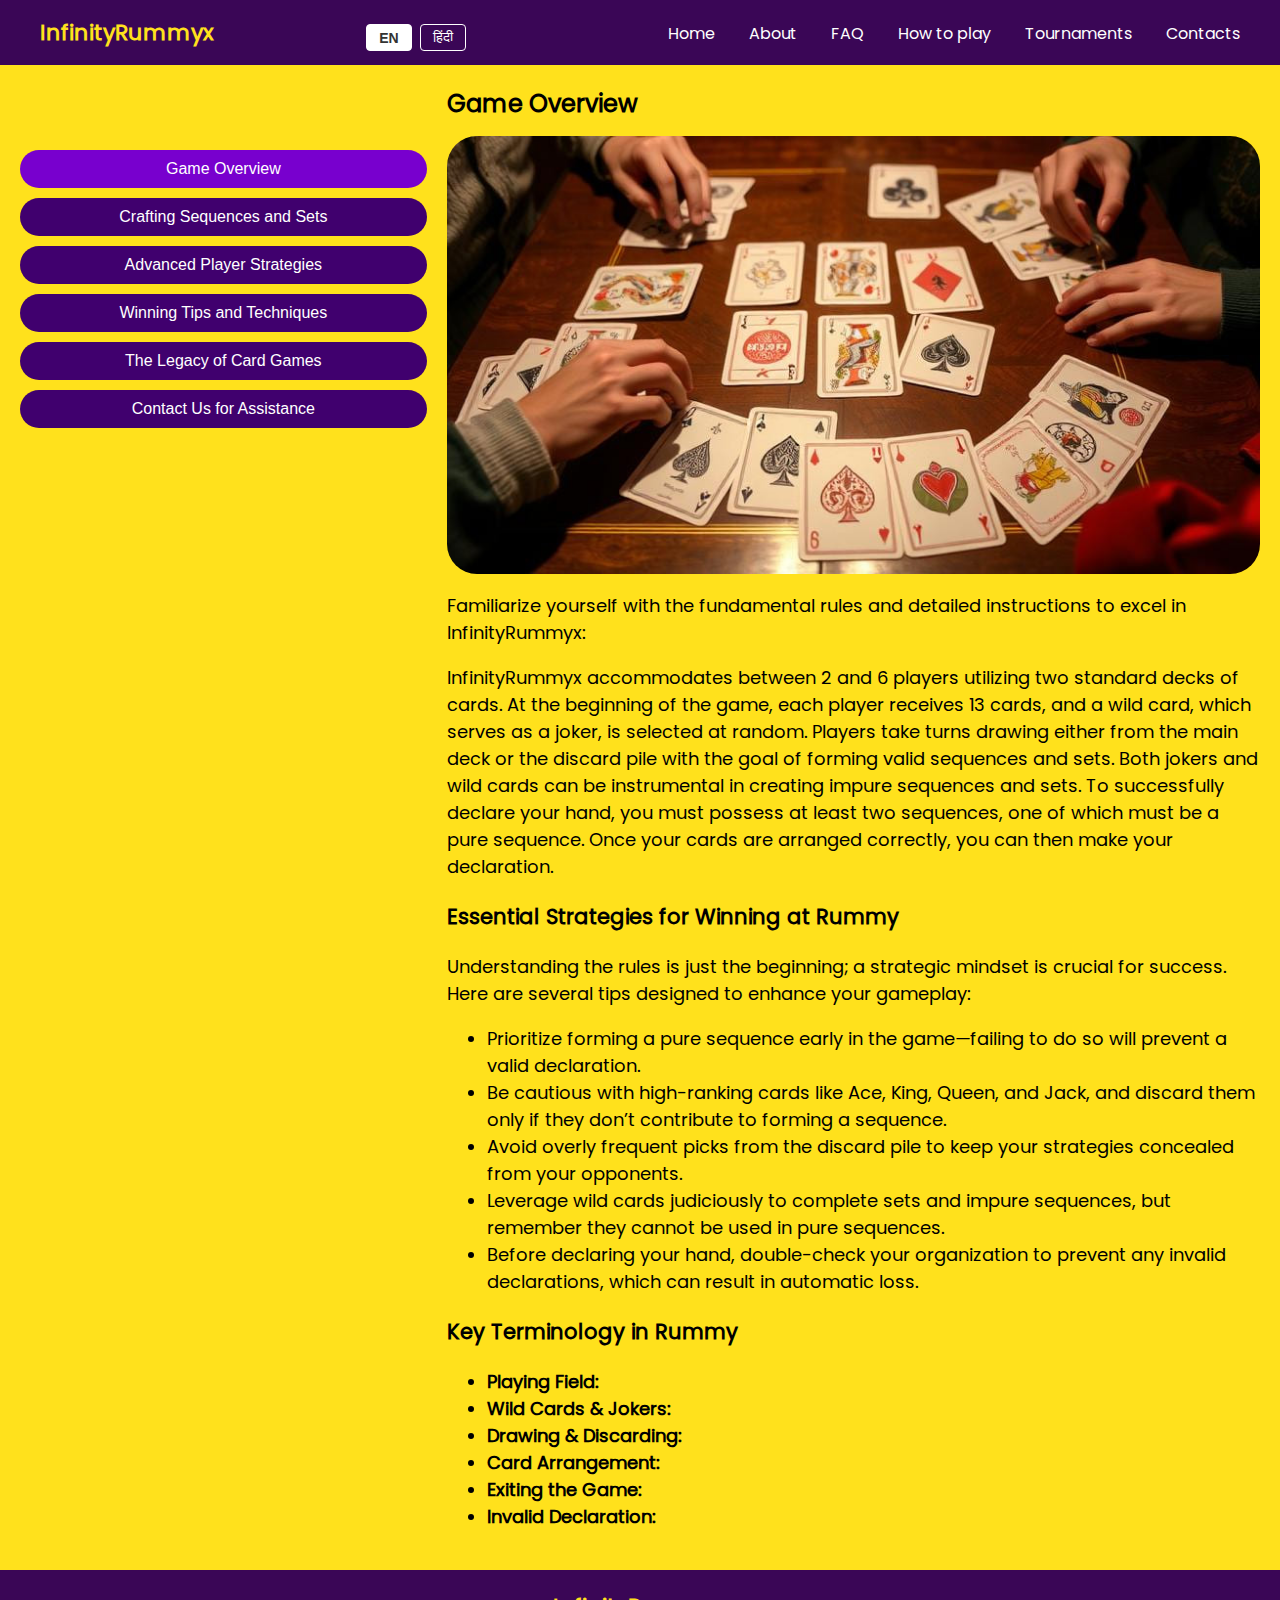
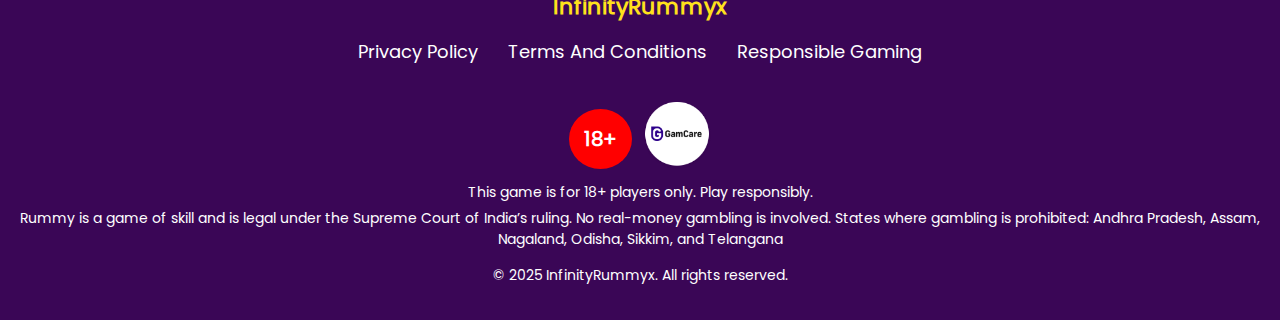
<file: how-to-play/index.html>
<!DOCTYPE html>
<html lang="en">

<head>
    <meta charset="UTF-8" />
    <meta name="viewport" content="width=device-width, initial-scale=1.0" />
    <title >How to Play Rummy - excel in the Skill-Focused Game at InfinityRummyx</title>
    <meta name="description"  content="Discover how to play Rummy at InfinityRummyx, where strategy and skill are the main focus! Our detailed guide equips you with all the essential information about game rules, tactics, and tips to elevate your playing experience. Become part of a nurturing community that values personal advancement and fair competition. Experience Rummy as a skill-driven game that promotes analytical thinking and strategic choices, entirely free from any casino associations or gambling connotations!" />
    <link rel="stylesheet" href="/fonts/fontawesome/css/all.min.css" />
    <link rel="icon" href="/img/favicon.ico" />
    <link rel="stylesheet" href="/style.css" />

    <script src="/burgerMenu.js" defer></script>
    <script src="/popUp.js" defer></script>
    <script src="/about.js" defer></script>
    <script src="lang-switcher.js" defer></script>
    <script src="translations.js" defer></script>
</head>

<body>
    <header class="header">
        <nav class="navigation">
            <a class="header-link" href="/" data-translate="txt1">InfinityRummyx</a>
            <div class="lang-switcher">
                <button class="lang-btn active" data-lang="en" data-translate="txt2">EN</button>
                <button class="lang-btn" data-lang="hi" data-translate="txt3">हिंदी</button>
            </div>
            <div class="burger-menu" id="burgerMenu">
                <div class="burger-line"></div>
                <div class="burger-line"></div>
                <div class="burger-line"></div>
            </div>
            <ul class="nav-list" id="navList">
                <li class="nav-item">
                    <a class="nav-link nav-link-hover" href="/" data-translate="txt4">Home</a>
                </li>
                <li class="nav-item">
                    <a class="nav-link nav-link-hover" href="/about/" data-translate="txt5">About</a>
                </li>
                <li class="nav-item">
                    <a class="nav-link nav-link-hover" href="/faq/" data-translate="txt6">FAQ</a>
                </li>
                <li class="nav-item">
                    <a class="nav-link nav-link-hover" href="/how-to-play/" data-translate="txt7">How to play</a>
                </li>
                <li class="nav-item">
                    <a class="nav-link nav-link-hover" href="/tournaments/" data-translate="txt8">Tournaments</a>
                </li>
                <li class="nav-item">
                    <a class="nav-link nav-link-hover" href="/contacts/" data-translate="txt9">Contacts</a>
                </li>
            </ul>
        </nav>
    </header>

    <main class="how-to-play-content">
        <section class="about-rummy">
            <div class="about-rummy__container">
                <div class="about-rummy__sidebar">
                    <button class="about-rummy__button about-rummy__button--active" data-content="mission" data-translate="txt10">Game Overview</button>
                    <button class="about-rummy__button" data-content="gameplay" data-translate="txt11">Crafting Sequences and Sets</button>
                    <button class="about-rummy__button" data-content="community" data-translate="txt12">Advanced Player Strategies</button>
                    <button class="about-rummy__button" data-content="compliance" data-translate="txt13">Winning Tips and Techniques</button>
                    <button class="about-rummy__button" data-content="responsible" data-translate="txt14">The Legacy of Card Games</button>
                    <button class="about-rummy__button" data-content="support" data-translate="txt15">Contact Us for Assistance</button>
                </div>
                <div class="about-rummy__content">
                    <div class="about-rummy__text display-block" id="mission">
                        <h1 class="about-rummy__title" data-translate="txt16">Game Overview</h1>
                        <img src="/img/how-play-1.jpg" alt="Game Overview" class="about-rummy__image">
                        <p data-translate="txt17">Familiarize yourself with the fundamental rules and detailed instructions to excel in InfinityRummyx:</p>
                        <p data-translate="txt18">InfinityRummyx accommodates between 2 and 6 players utilizing two standard decks of cards. At the beginning of the game, each player receives 13 cards, and a wild card, which serves as a joker, is selected at random. Players take turns drawing either from the main deck or the discard pile with the goal of forming valid sequences and sets. Both jokers and wild cards can be instrumental in creating impure sequences and sets. To successfully declare your hand, you must possess at least two sequences, one of which must be a pure sequence. Once your cards are arranged correctly, you can then make your declaration.</p>
                        <h3 data-translate="txt19">Essential Strategies for Winning at Rummy</h3>
                        <p data-translate="txt20">Understanding the rules is just the beginning; a strategic mindset is crucial for success. Here are several tips designed to enhance your gameplay:</p>
                        <ul>
                            <li data-translate="txt21">Prioritize forming a pure sequence early in the game—failing to do so will prevent a valid declaration.</li>
                            <li data-translate="txt22">Be cautious with high-ranking cards like Ace, King, Queen, and Jack, and discard them only if they don't contribute to forming a sequence.</li>
                            <li data-translate="txt23">Avoid overly frequent picks from the discard pile to keep your strategies concealed from your opponents.</li>
                            <li data-translate="txt24">Leverage wild cards judiciously to complete sets and impure sequences, but remember they cannot be used in pure sequences.</li>
                            <li data-translate="txt25">Before declaring your hand, double-check your organization to prevent any invalid declarations, which can result in automatic loss.</li>
                        </ul>
                        <h3 data-translate="txt26">Key Terminology in Rummy</h3>
                        <ul>
                            <li><strong data-translate="txt27">Playing Field:</strong> <span data-translate="playing_field_desc">The designated area where 2 to 6 players compete against one another.</span></li>
                            <li><strong data-translate="txt28">Wild Cards & Jokers:</strong> <span data-translate="wild_cards_desc">Each deck contains a printed joker card, along with one wild card chosen randomly.</span></li>
                            <li><strong data-translate="txt29">Drawing & Discarding:</strong> <span data-translate="drawing_desc">Starting with 13 cards, players draw one card from either the main deck or the discard pile and then discard one card each turn.</span></li>
                            <li><strong data-translate="txt30">Card Arrangement:</strong> <span data-translate="arrangement_desc">Organizing your cards strategically is vital for constructing sequences effectively.</span></li>
                            <li><strong data-translate="txt31">Exiting the Game:</strong> <span data-translate="exiting_desc">Players have the option to leave a game in progress but will incur point penalties—20 points for leaving early, 40 for a mid-game exit, and 80 for a late exit.</span></li>
                            <li><strong data-translate="txt32">Invalid Declaration:</strong> <span data-translate="invalid_declaration_desc">Making a declaration without the required sequences results in automatic disqualification from that round.</span></li>
                        </ul>
                    </div>
                    <div class="about-rummy__text display-none" id="gameplay">
                        <h2 data-translate="txt33">Crafting Sequences and Sets</h2>
                        <img src="/img/how-play-2.jpg" alt="Sequence & Set Formation" class="about-rummy__image">
                        <p data-translate="txt34">Success in InfinityRummyx hinges on your ability to successfully create sequences and sets. A sequence is defined as three or more consecutive cards of the same suit, while a set consists of three or four cards that share the same rank but differ in suit.</p>
                        <h3 data-translate="txt35">Understanding Pure Sequences</h3>
                        <p data-translate="txt36">Establishing a pure sequence is crucial for validating your declaration. A pure sequence consists of at least three consecutive cards of the same suit, without the inclusion of any jokers. Without a pure sequence, your declaration stands invalid and cannot be accepted.</p>
                        <p data-translate="txt37">Creating a pure sequence as early as possible in the game significantly enhances your chances of achieving a successful declaration.</p>
                        <h3 data-translate="txt38">Exploring Impure Sequences</h3>
                        <p data-translate="txt39">On the other hand, an impure sequence functions similarly to a pure sequence but allows for one joker to take the place of a missing card. While an impure sequence is valid, it cannot substitute for the required pure sequence.</p>
                        <h3 data-translate="txt40">Establishing Sets</h3>
                        <p data-translate="txt41">A set is defined as three or four cards that share the same rank but vary in suit. Forming sets not only reduces your overall score but also increases your likelihood of successfully making a valid declaration.</p>
                        <h3 data-translate="txt42">Strategic Considerations for Sequences and Sets</h3>
                        <p data-translate="txt43">Here are valuable strategic points to consider while enhancing your ability to create sequences and sets:</p>
                        <ul>
                            <li data-translate="txt44">Focus on establishing a pure sequence right from the outset.</li>
                            <li data-translate="txt45">Observe your opponents and avoid unnecessary discards that might reveal your strategy.</li>
                            <li data-translate="txt46">Use jokers wisely to complete sequences and sets as needed.</li>
                            <li data-translate="txt47">Be proactive in discarding high-point cards if they do not benefit your hand.</li>
                        </ul>
                    </div>
                    <div class="about-rummy__text display-none" id="community">
                        <h2 data-translate="txt48">Advanced Player Strategies</h2>
                        <img src="/img/how-play-3.jpg" alt="Advanced Rummy Strategies" class="about-rummy__image">
                        <p data-translate="txt49">To truly excel in InfinityRummyx, it's essential for players to integrate careful planning with adaptable strategies. A skillful player must pay close attention to their opponents' moves and adjust their tactics accordingly throughout the duration of the game.</p>
                        <h3 data-translate="txt50">Establish Your Foundation Quickly</h3>
                        <p data-translate="txt51">Creating a pure sequence as soon as possible is critical to your strategy; aim to establish one without delay.</p>
                        <h3 data-translate="txt52">Exercise Caution with High-Value Cards</h3>
                        <p data-translate="txt53">Be mindful of high-value cards, as they could lead to point penalties, making it essential to evaluate their importance in your hand and whether to keep or discard them.</p>
                        <h3 data-translate="txt54">Learn from Your Opponents</h3>
                        <p data-translate="txt55">Every card drawn or discarded by other players provides insightful clues regarding their strategies and possible intentions.</p>
                        <h3 data-translate="txt56">Optimize the Use of Jokers</h3>
                        <p data-translate="txt57">Use jokers wisely to complete vital sequences, while refraining from employing them within pure sequences.</p>
                        <h3 data-translate="txt58">Adapt Your Gameplay as Needed</h3>
                        <p data-translate="txt59">Flexibility in your approach is crucial. Be ready to alter your gameplay strategies depending on the current state of the game.</p>
                    </div>
                    <div class="about-rummy__text display-none" id="compliance">
                        <h2 data-translate="txt60">Winning Tips and Techniques</h2>
                        <img src="/img/how-play-4.jpg" alt="Quick Winning Tips" class="about-rummy__image">
                        <p data-translate="txt61">Maximize your chances of victory with these practical recommendations:</p>
                        <ul>
                            <li data-translate="txt62">Quickly establish your pure sequence to secure your chances of winning.</li>
                            <li data-translate="txt63">Maintain flexibility—be prepared to modify your tactics as the game evolves.</li>
                            <li data-translate="txt64">Discard high-point cards swiftly to minimize potential risks.</li>
                            <li data-translate="txt65">Monitor which cards your opponents are discarding closely to inform your decisions.</li>
                            <li data-translate="txt66">Use the discard pile strategically, ensuring you do not inadvertently give away your game plan.</li>
                            <li data-translate="txt67">Regular practice is key to enhancing your overall game experience and mastery.</li>
                        </ul>
                    </div>
                    <div class="about-rummy__text display-none" id="responsible">
                        <h2 data-translate="txt68">The Legacy of Card Games</h2>
                        <img src="/img/how-play-5.jpg" alt="History of Card Games" class="about-rummy__image">
                        <p data-translate="txt69">The history of card games is rich, stemming from diverse cultures and spanning numerous centuries. In India, traditional card games have been cherished pastimes among royalty, often reflecting their artistic, cultural, and strategic significance.</p>
                        <p data-translate="txt70">Today, InfinityRummyx celebrates this illustrious heritage by merging timeless strategies with contemporary gameplay, providing players with an exhilarating and competitive gaming experience. We honor the historical context of card games while ensuring a modern twist that appeals to today's players.</p>
                    </div>
                    <div class="about-rummy__text display-none" id="support">
                        <h2 data-translate="txt71">Contact Us for Assistance</h2>
                        <img src="/img/how-play-6.jpg" alt="Customer Support" class="about-rummy__image">
                        <p data-translate="txt72">At InfinityRummyx, we are wholeheartedly committed to delivering exceptional customer service and support, available to you around the clock to address any queries or concerns you might have.</p>
                        <p data-translate="txt73">You can easily reach our dedicated support team through various channels, including email, phone, and live chat. Our objective is to swiftly resolve your inquiries in a manner that enhances your overall gaming experience. We greatly value your feedback and utilize it to continually refine our services.</p>
                    </div>
                </div>
            </div>
        </section>
    </main>

    <footer class="footer">
        <div class="footer-content">
            <div class="footer-details">
                <a class="footer-brand" href="/" data-translate="txt74">InfinityRummyx</a>
            </div>
            <div class="footer-links">
                <a href="/privacy-policy/" data-translate="txt75">Privacy Policy</a>
                <a href="/terms-conditions/" data-translate="txt76">Terms And Conditions</a>
                <a href="/responsible-gaming/" data-translate="txt77">Responsible Gaming</a>
            </div>
            <div class="gam">
                <div class="cirle" data-translate="txt78">18+</div>
                <a href="https://www.gamcare.org.uk/" target="_blank"><img class="img18" src="/img/ga-care.png" alt="img"></a>
            </div>
        </div>
        <p class="warn-18" data-translate="txt79">This game is for 18+ players only. Play responsibly.</p>
        <p class="warn-states" data-translate="txt80">Rummy is a game of skill and is legal under the Supreme Court of India's ruling. No real-money gambling is involved. States where gambling is prohibited: Andhra Pradesh, Assam, Nagaland, Odisha, Sikkim, and Telangana</p>
        <p class="footer-rights" data-translate="txt81">&copy; 2025 InfinityRummyx. All rights reserved.</p>
    </footer>

    <div id="popup" class="popup">
        <div class="popup-content">
            <span class="close" id="closePopupButton" data-translate="txt82">&times;</span>
            <h2 data-translate="txt83">Important Notice</h2>
            <p data-translate="txt84">Play responsibly and stay in control! Our website is only for users aged 18 and above. Enjoy the game wisely and prioritize your well-being.</p>
        </div>
    </div>
</body>
</html>
</file>
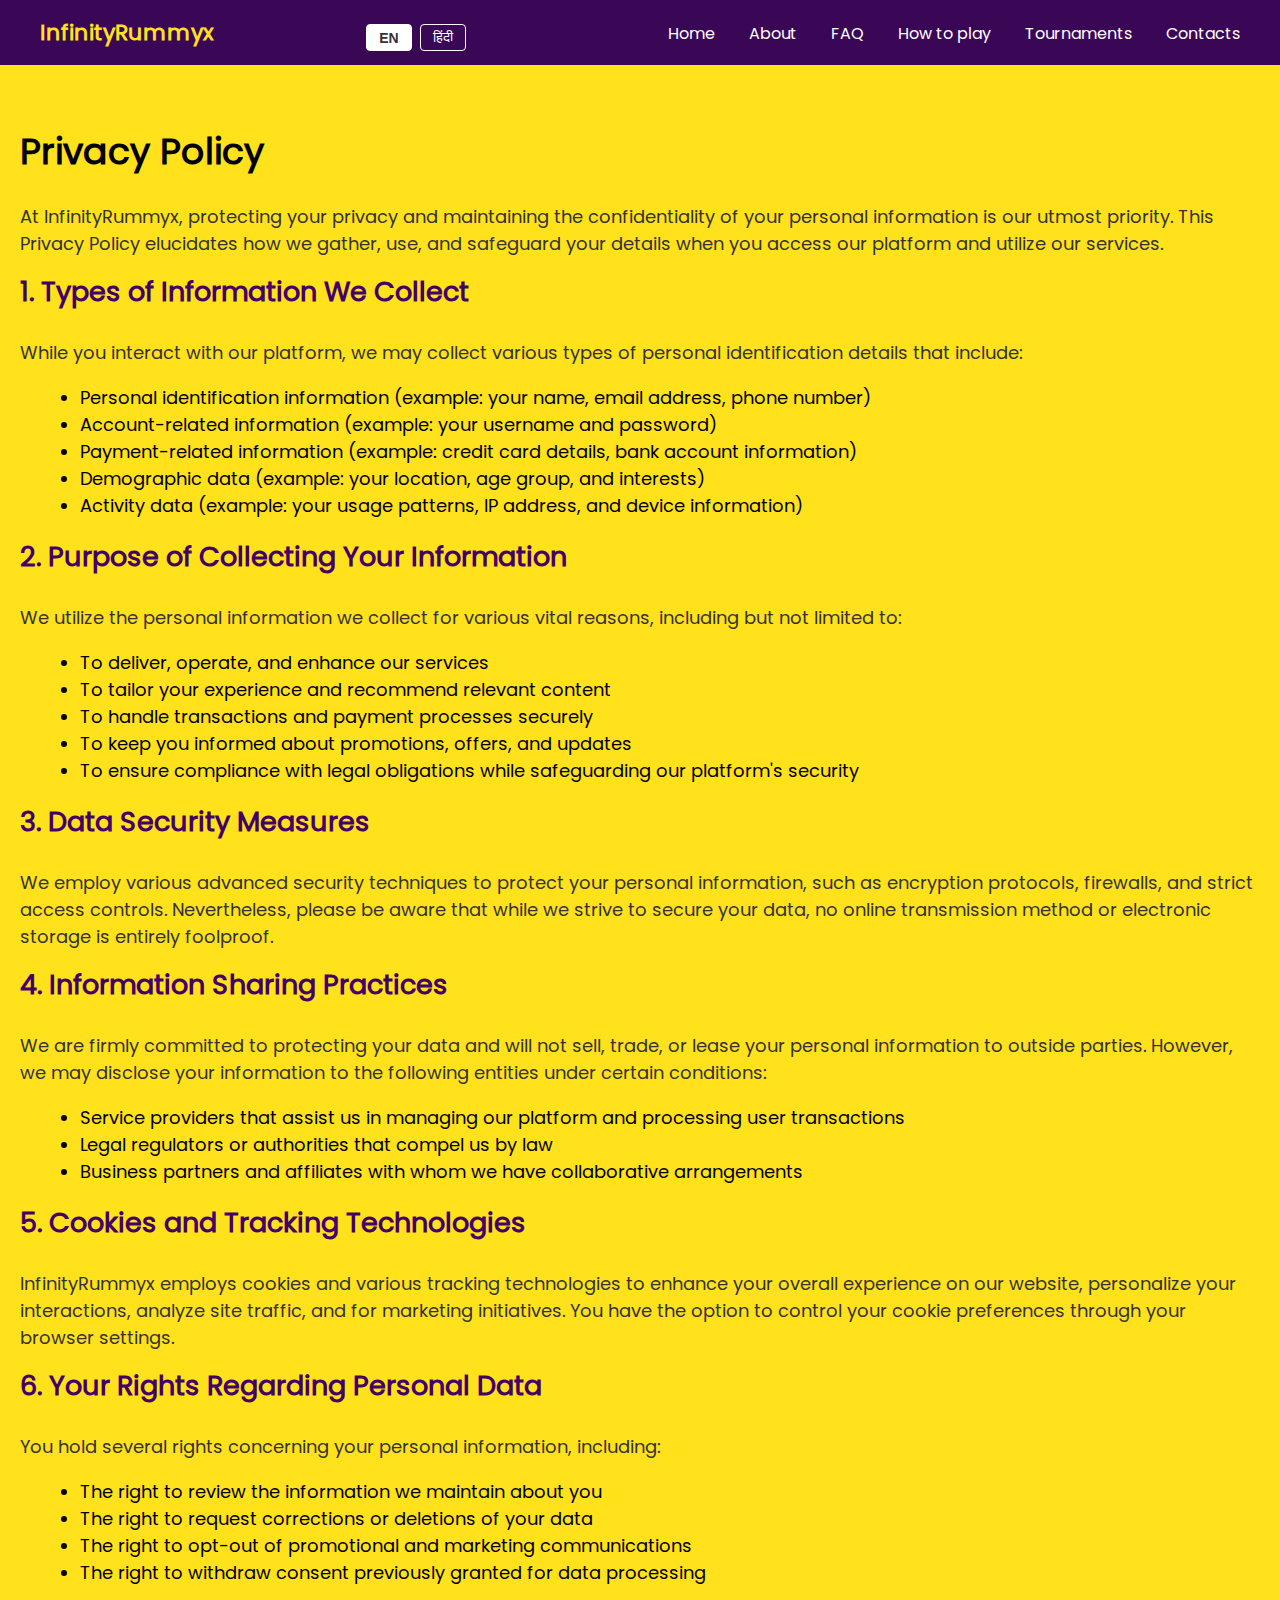
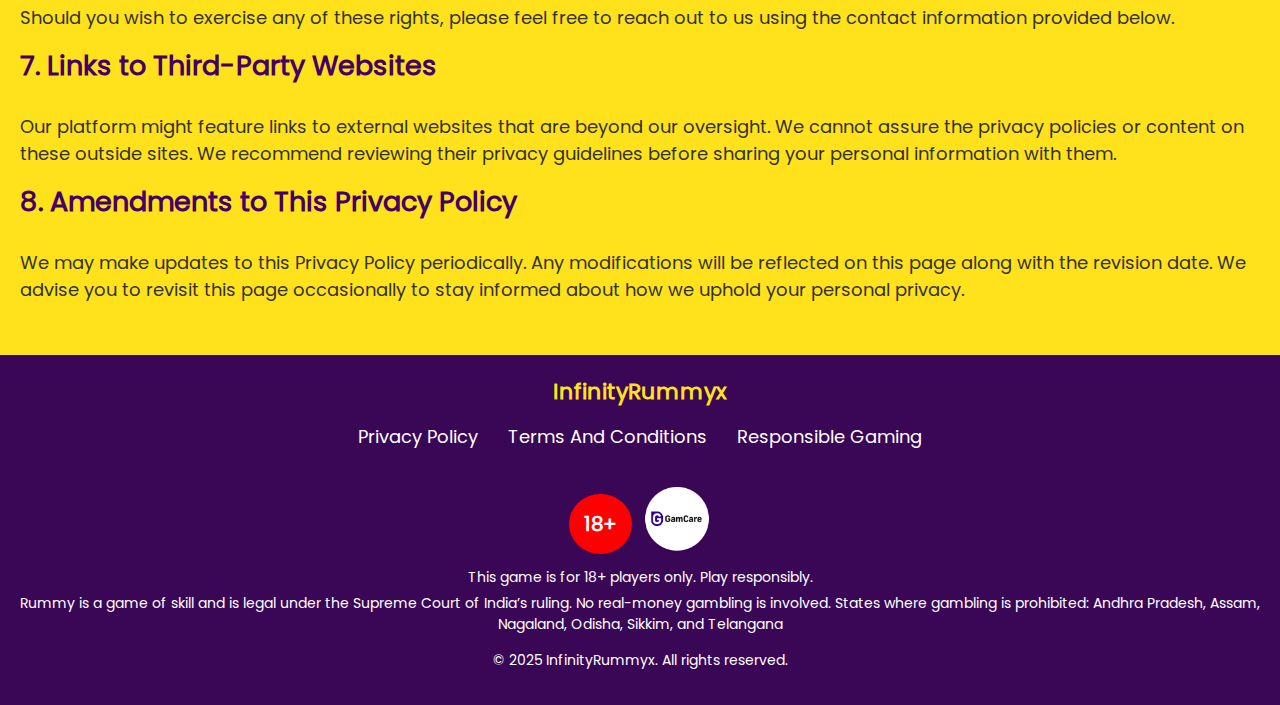
<file: privacy-policy/index.html>
<!DOCTYPE html>
<html lang="en">

<head>
    <meta charset="UTF-8" />
    <meta name="viewport" content="width=device-width, initial-scale=1.0" />
    <title >Privacy Policy - InfinityRummyx: Your Confidence in the Skill-Driven Game Community</title>
    <meta name="description" content="At InfinityRummyx, we prioritize your privacy as you enjoy our skill-focused Rummy platform. Our Privacy Policy details how we gather, utilize, and safeguard your information in a secure and transparent way. We strive to foster a fair and enjoyable environment for all players without any casino-related influences or gambling elements. Join our community committed to skill enhancement and the passion for Rummy!" />
    <meta name="robots" content="noindex, follow">
    <link rel="stylesheet" href="/fonts/fontawesome/css/all.min.css" />
    <link rel="icon" href="/img/favicon.ico" />
    <link rel="stylesheet" href="/style.css" />

    <script src="/burgerMenu.js" defer></script>
    <script src="/popUp.js" defer></script>
    <script src="lang-switcher.js" defer></script>
    <script src="translations.js" defer></script>

</head>

<body>
    <header class="header">
        <nav class="navigation">
            <a class="header-link" href="/" data-translate="txt1">InfinityRummyx</a>
            <div class="lang-switcher">
                <button class="lang-btn active" data-lang="en" data-translate="txt2">EN</button>
                <button class="lang-btn" data-lang="hi" data-translate="txt3">हिंदी</button>
              </div>
            <div class="burger-menu" id="burgerMenu">
                <div class="burger-line"></div>
                <div class="burger-line"></div>
                <div class="burger-line"></div>
            </div>
            <ul class="nav-list" id="navList">
                <li class="nav-item">
                    <a class="nav-link nav-link-hover" href="/" data-translate="txt4">Home</a>
                </li>
                <li class="nav-item">
                    <a class="nav-link nav-link-hover" href="/about/" data-translate="txt5">About</a>
                </li>
                <li class="nav-item">
                    <a class="nav-link nav-link-hover" href="/faq/" data-translate="txt6">FAQ</a>
                </li>
                <li class="nav-item">
                    <a class="nav-link nav-link-hover" href="/how-to-play/" data-translate="txt7">How to play</a>
                </li>
                <li class="nav-item">
                    <a class="nav-link nav-link-hover" href="/tournaments/" data-translate="txt8">Tournaments</a>
                </li>
                <li class="nav-item">
                    <a class="nav-link nav-link-hover" href="/contacts/" data-translate="txt9">Contacts</a>
                </li>
            </ul>
        </nav>
    </header>

    <main class="privacy-content">
        <section class="policy-section">
            <h1 class="policy-title" data-translate="txt10">Privacy Policy</h1>
            <p class="policy-description" data-translate="txt11">
                At InfinityRummyx, protecting your privacy and maintaining the confidentiality of your personal information is our utmost priority. This Privacy Policy elucidates how we gather, use, and safeguard your details when you access our platform and utilize our services.
            </p>
            
            <h3 class="policy-subtitle" data-translate="txt12">1. Types of Information We Collect</h3>
            <p class="policy-content" data-translate="txt13">
                While you interact with our platform, we may collect various types of personal identification details that include:
            </p>
            <ul class="policy-list">
                <li data-translate="txt14">Personal identification information (example: your name, email address, phone number)</li>
                <li data-translate="txt15">Account-related information (example: your username and password)</li>
                <li data-translate="txt16">Payment-related information (example: credit card details, bank account information)</li>
                <li data-translate="txt17">Demographic data (example: your location, age group, and interests)</li>
                <li data-translate="txt18">Activity data (example: your usage patterns, IP address, and device information)</li>
            </ul>
        
            <h3 class="policy-subtitle" data-translate="txt19">2. Purpose of Collecting Your Information</h3>
            <p class="policy-content" data-translate="txt20">
                We utilize the personal information we collect for various vital reasons, including but not limited to:
            </p>
            <ul class="policy-list">
                <li data-translate="txt21">To deliver, operate, and enhance our services</li>
                <li data-translate="txt22">To tailor your experience and recommend relevant content</li>
                <li data-translate="txt23">To handle transactions and payment processes securely</li>
                <li data-translate="txt24">To keep you informed about promotions, offers, and updates</li>
                <li data-translate="txt25">To ensure compliance with legal obligations while safeguarding our platform's security</li>
            </ul>
        
            <h3 class="policy-subtitle" data-translate="txt26">3. Data Security Measures</h3>
            <p class="policy-content" data-translate="txt27">
                We employ various advanced security techniques to protect your personal information, such as encryption protocols, firewalls, and strict access controls. Nevertheless, please be aware that while we strive to secure your data, no online transmission method or electronic storage is entirely foolproof.
            </p>
        
            <h3 class="policy-subtitle" data-translate="txt28">4. Information Sharing Practices</h3>
            <p class="policy-content" data-translate="txt29">
                We are firmly committed to protecting your data and will not sell, trade, or lease your personal information to outside parties. However, we may disclose your information to the following entities under certain conditions:
            </p>
            <ul class="policy-list">
                <li data-translate="txt30">Service providers that assist us in managing our platform and processing user transactions</li>
                <li data-translate="txt31">Legal regulators or authorities that compel us by law</li>
                <li data-translate="txt32">Business partners and affiliates with whom we have collaborative arrangements</li>
            </ul>
        
            <h3 class="policy-subtitle" data-translate="txt33">5. Cookies and Tracking Technologies</h3>
            <p class="policy-content" data-translate="txt34">
                InfinityRummyx employs cookies and various tracking technologies to enhance your overall experience on our website, personalize your interactions, analyze site traffic, and for marketing initiatives. You have the option to control your cookie preferences through your browser settings.
            </p>
        
            <h3 class="policy-subtitle" data-translate="txt35">6. Your Rights Regarding Personal Data</h3>
            <p class="policy-content" data-translate="txt36">
                You hold several rights concerning your personal information, including:
            </p>
            <ul class="policy-list">
                <li data-translate="txt37">The right to review the information we maintain about you</li>
                <li data-translate="txt38">The right to request corrections or deletions of your data</li>
                <li data-translate="txt39">The right to opt-out of promotional and marketing communications</li>
                <li data-translate="txt40">The right to withdraw consent previously granted for data processing</li>
            </ul>
            <p class="policy-content" data-translate="txt41">
                Should you wish to exercise any of these rights, please feel free to reach out to us using the contact information provided below.
            </p>
        
            <h3 class="policy-subtitle" data-translate="txt42">7. Links to Third-Party Websites</h3>
            <p class="policy-content" data-translate="txt43">
                Our platform might feature links to external websites that are beyond our oversight. We cannot assure the privacy policies or content on these outside sites. We recommend reviewing their privacy guidelines before sharing your personal information with them.
            </p>
        
            <h3 class="policy-subtitle" data-translate="txt44">8. Amendments to This Privacy Policy</h3>
            <p class="policy-content" data-translate="txt45">
                We may make updates to this Privacy Policy periodically. Any modifications will be reflected on this page along with the revision date. We advise you to revisit this page occasionally to stay informed about how we uphold your personal privacy.
            </p>
        </section>
    </main>

    <footer class="footer">
        <div class="footer-content">
            <div class="footer-details">
                <a class="footer-brand" href="/" data-translate="txt46">InfinityRummyx</a>
            </div>
            <div class="footer-links">
                <a href="/privacy-policy/" data-translate="txt47">Privacy Policy</a>
                <a href="/terms-conditions/" data-translate="txt48">Terms And Conditions</a>
                <a href="/responsible-gaming/" data-translate="txt49">Responsible Gaming</a>
            </div>
            <div class="gam">
                <div class="cirle" data-translate="txt50">18+</div>
                <a href="https://www.gamcare.org.uk/" target="_blank"><img class="img18" src="/img/ga-care.png" alt="img"></a>
            </div>
        </div>
        <p class="warn-18" data-translate="txt51">This game is for 18+ players only. Play responsibly.</p>
        <p class="warn-states" data-translate="txt52">Rummy is a game of skill and is legal under the Supreme Court of India's ruling. No real-money gambling is involved. 
            States where gambling is prohibited: Andhra Pradesh, Assam, Nagaland, Odisha, Sikkim, and Telangana</p>
        <p class="footer-rights" data-translate="txt53">© 2025 InfinityRummyx. All rights reserved.</p>
    </footer>

    <div id="popup" class="popup">
        <div class="popup-content">
            <span class="close" id="closePopupButton" data-translate="txt54">×</span>
            <h2 data-translate="txt55">Important Notice</h2>
            <p data-translate="txt56">Play responsibly and stay in control! Our website is only for users aged 18 and above. Enjoy the game wisely and prioritize your well-being.</p>
        </div>
    </div>

</body>

</html>
</file>
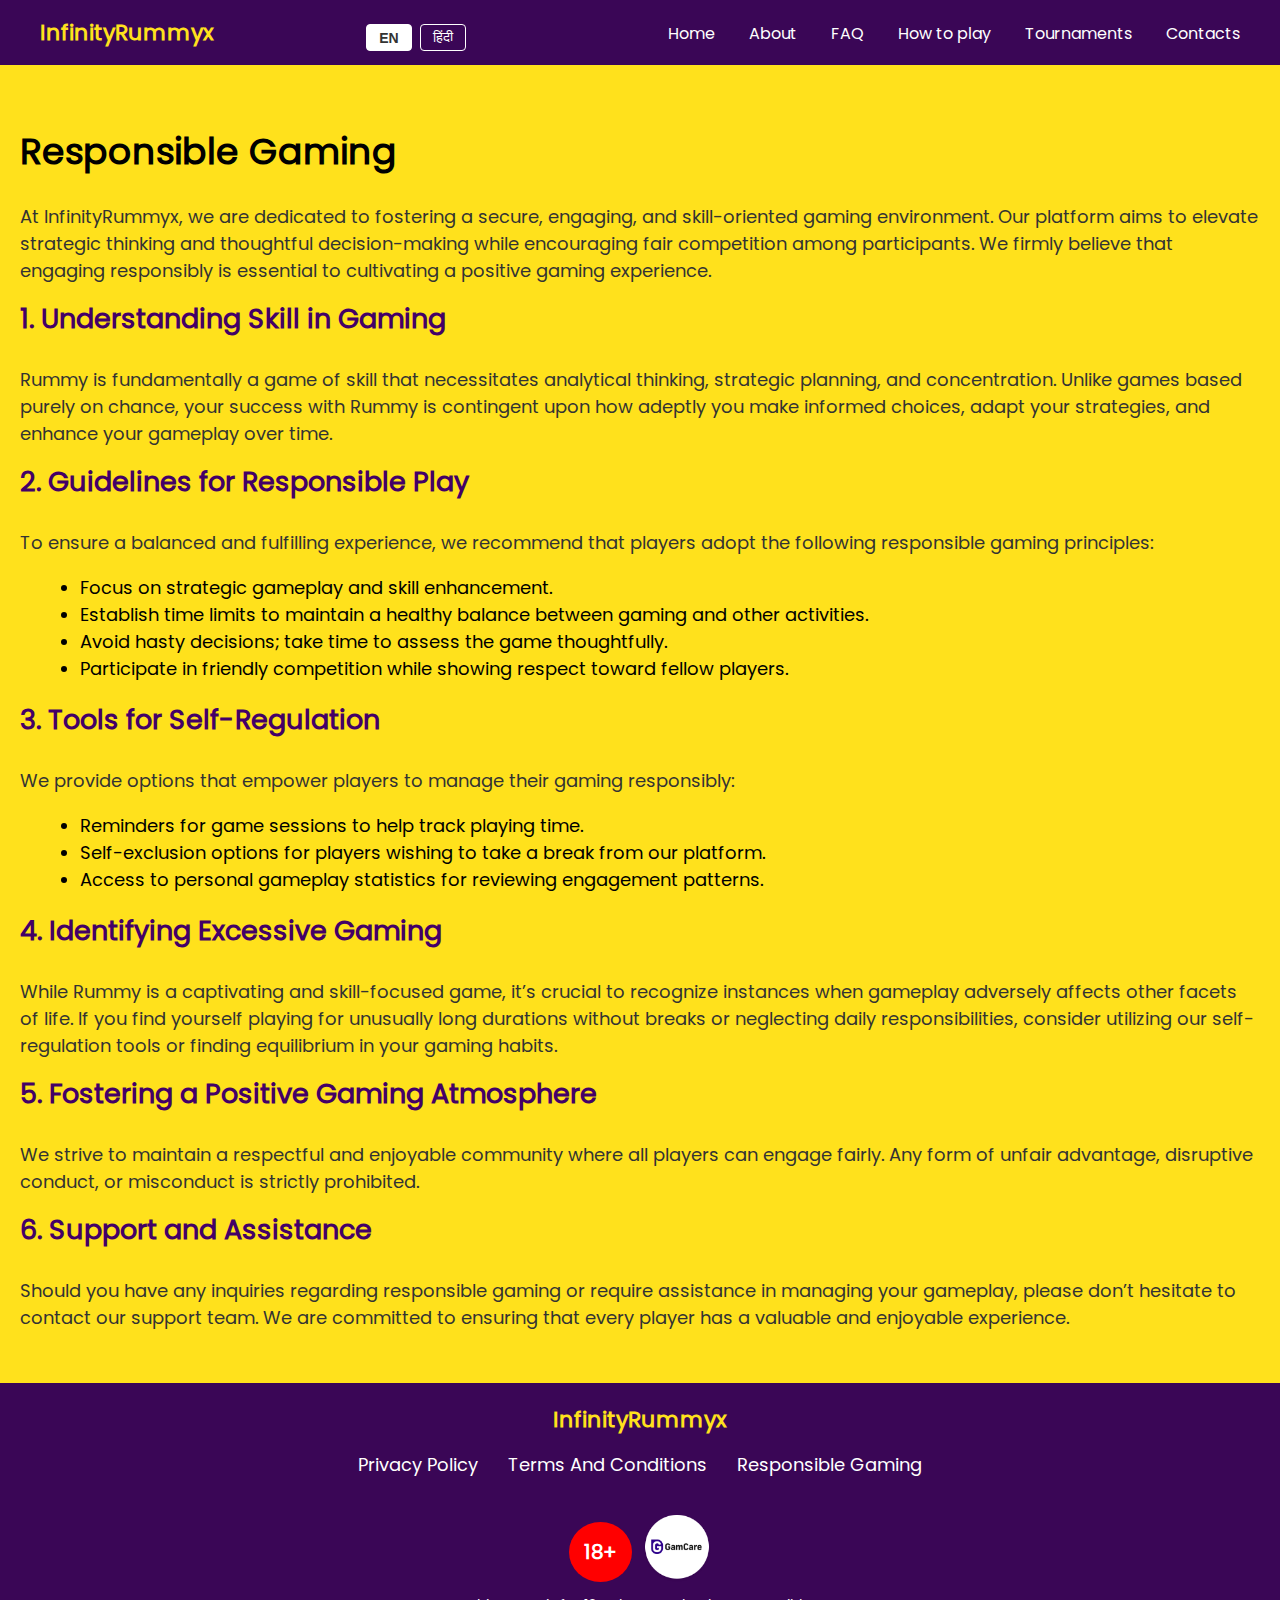
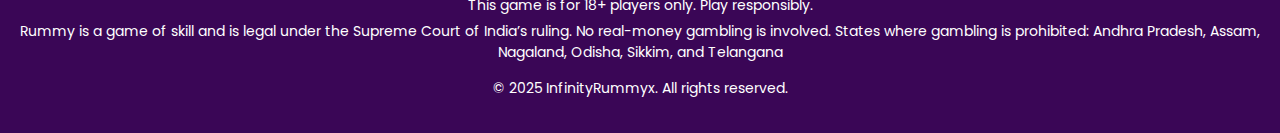
<file: responsible-gaming/index.html>
<!DOCTYPE html>
<html lang="en">

<head>
    <meta charset="UTF-8" />
    <meta name="viewport" content="width=device-width, initial-scale=1.0" />
    <title >Responsible Gaming - InfinityRummyx: Fostering Skill and Fair Competition</title>
    <meta name="description" content="At InfinityRummyx, we emphasize responsible gaming by encouraging skill enhancement and equitable competition in the realm of Rummy. Our platform invites players to participate in a skill-centric environment where strategy and critical analysis play vital roles. We are dedicated to promoting a healthy gaming experience and provide valuable resources and support for players, ensuring that everyone can enjoy Rummy in a responsible and enjoyable way, free from any casino-like influences." />
    <meta name="robots" content="noindex, follow">
    <link rel="stylesheet" href="/fonts/fontawesome/css/all.min.css" />
    <link rel="icon" href="/img/favicon.ico" />
    <link rel="stylesheet" href="/style.css" />

    <script src="/burgerMenu.js" defer></script>
    <script src="/popUp.js" defer></script>
    <script src="lang-switcher.js" defer></script>
    <script src="translations.js" defer></script>

</head>

<body>
    <header class="header">
        <nav class="navigation">
            <a class="header-link" href="/" data-translate="txt1">InfinityRummyx</a>
            <div class="lang-switcher">
                <button class="lang-btn active" data-lang="en" data-translate="txt2">EN</button>
                <button class="lang-btn" data-lang="hi" data-translate="txt3">हिंदी</button>
              </div>
            <div class="burger-menu" id="burgerMenu">
                <div class="burger-line"></div>
                <div class="burger-line"></div>
                <div class="burger-line"></div>
            </div>
            <ul class="nav-list" id="navList">
                <li class="nav-item">
                    <a class="nav-link nav-link-hover" href="/" data-translate="txt4">Home</a>
                </li>
                <li class="nav-item">
                    <a class="nav-link nav-link-hover" href="/about/" data-translate="txt5">About</a>
                </li>
                <li class="nav-item">
                    <a class="nav-link nav-link-hover" href="/faq/" data-translate="txt6">FAQ</a>
                </li>
                <li class="nav-item">
                    <a class="nav-link nav-link-hover" href="/how-to-play/" data-translate="txt7">How to play</a>
                </li>
                <li class="nav-item">
                    <a class="nav-link nav-link-hover" href="/tournaments/" data-translate="txt8">Tournaments</a>
                </li>
                <li class="nav-item">
                    <a class="nav-link nav-link-hover" href="/contacts/" data-translate="txt9">Contacts</a>
                </li>
            </ul>
        </nav>
    </header>

    <main class="resp-game-content">
        <section class="responsible-gaming-section">
            <h1 class="responsible-gaming-title" data-translate="txt10">Responsible Gaming</h1>
            <p class="responsible-gaming-description" data-translate="txt11">
                At InfinityRummyx, we are dedicated to fostering a secure, engaging, and skill-oriented gaming environment. Our platform aims to elevate strategic thinking and thoughtful decision-making while encouraging fair competition among participants. We firmly believe that engaging responsibly is essential to cultivating a positive gaming experience.
            </p>
        
            <h3 class="responsible-gaming-subtitle" data-translate="txt12">1. Understanding Skill in Gaming</h3>
            <p class="responsible-gaming-content" data-translate="txt13">
                Rummy is fundamentally a game of skill that necessitates analytical thinking, strategic planning, and concentration. Unlike games based purely on chance, your success with Rummy is contingent upon how adeptly you make informed choices, adapt your strategies, and enhance your gameplay over time.
            </p>
        
            <h3 class="responsible-gaming-subtitle" data-translate="txt14">2. Guidelines for Responsible Play</h3>
            <p class="responsible-gaming-content" data-translate="txt15">
                To ensure a balanced and fulfilling experience, we recommend that players adopt the following responsible gaming principles:
            </p>
            <ul class="responsible-gaming-list">
                <li data-translate="txt16">Focus on strategic gameplay and skill enhancement.</li>
                <li data-translate="txt17">Establish time limits to maintain a healthy balance between gaming and other activities.</li>
                <li data-translate="txt18">Avoid hasty decisions; take time to assess the game thoughtfully.</li>
                <li data-translate="txt19">Participate in friendly competition while showing respect toward fellow players.</li>
            </ul>
        
            <h3 class="responsible-gaming-subtitle" data-translate="txt20">3. Tools for Self-Regulation</h3>
            <p class="responsible-gaming-content" data-translate="txt21">
                We provide options that empower players to manage their gaming responsibly:
            </p>
            <ul class="responsible-gaming-list">
                <li data-translate="txt22">Reminders for game sessions to help track playing time.</li>
                <li data-translate="txt23">Self-exclusion options for players wishing to take a break from our platform.</li>
                <li data-translate="txt24">Access to personal gameplay statistics for reviewing engagement patterns.</li>
            </ul>
        
            <h3 class="responsible-gaming-subtitle" data-translate="txt25">4. Identifying Excessive Gaming</h3>
            <p class="responsible-gaming-content" data-translate="txt26">
                While Rummy is a captivating and skill-focused game, it's crucial to recognize instances when gameplay adversely affects other facets of life. If you find yourself playing for unusually long durations without breaks or neglecting daily responsibilities, consider utilizing our self-regulation tools or finding equilibrium in your gaming habits.
            </p>
        
            <h3 class="responsible-gaming-subtitle" data-translate="txt27">5. Fostering a Positive Gaming Atmosphere</h3>
            <p class="responsible-gaming-content" data-translate="txt28">
                We strive to maintain a respectful and enjoyable community where all players can engage fairly. Any form of unfair advantage, disruptive conduct, or misconduct is strictly prohibited.
            </p>
        
            <h3 class="responsible-gaming-subtitle" data-translate="txt29">6. Support and Assistance</h3>
            <p class="responsible-gaming-content" data-translate="txt30">
                Should you have any inquiries regarding responsible gaming or require assistance in managing your gameplay, please don't hesitate to contact our support team. We are committed to ensuring that every player has a valuable and enjoyable experience.
            </p>
        </section>
    </main>

    <footer class="footer">
        <div class="footer-content">
            <div class="footer-details">
                <a class="footer-brand" href="/" data-translate="txt31">InfinityRummyx</a>
            </div>
            <div class="footer-links">
                <a href="/privacy-policy/" data-translate="txt32">Privacy Policy</a>
                <a href="/terms-conditions/" data-translate="txt33">Terms And Conditions</a>
                <a href="/responsible-gaming/" data-translate="txt34">Responsible Gaming</a>
            </div>
            <div class="gam">
                <div class="cirle" data-translate="txt35">18+</div>
                <a href="https://www.gamcare.org.uk/" target="_blank"><img class="img18" src="/img/ga-care.png" alt="img"></a>
            </div>
        </div>
        <p class="warn-18" data-translate="txt36">This game is for 18+ players only. Play responsibly.</p>
        <p class="warn-states" data-translate="txt37">Rummy is a game of skill and is legal under the Supreme Court of India's ruling. No real-money gambling is involved. 
            States where gambling is prohibited: Andhra Pradesh, Assam, Nagaland, Odisha, Sikkim, and Telangana</p>
        <p class="footer-rights" data-translate="txt38">© 2025 InfinityRummyx. All rights reserved.</p>
    </footer>

    <div id="popup" class="popup">
        <div class="popup-content">
            <span class="close" id="closePopupButton" data-translate="txt39">×</span>
            <h2 data-translate="txt40">Important Notice</h2>
            <p data-translate="txt41">Play responsibly and stay in control! Our website is only for users aged 18 and above. Enjoy the game wisely and prioritize your well-being.</p>
        </div>
    </div>

</body>

</html>
</file>
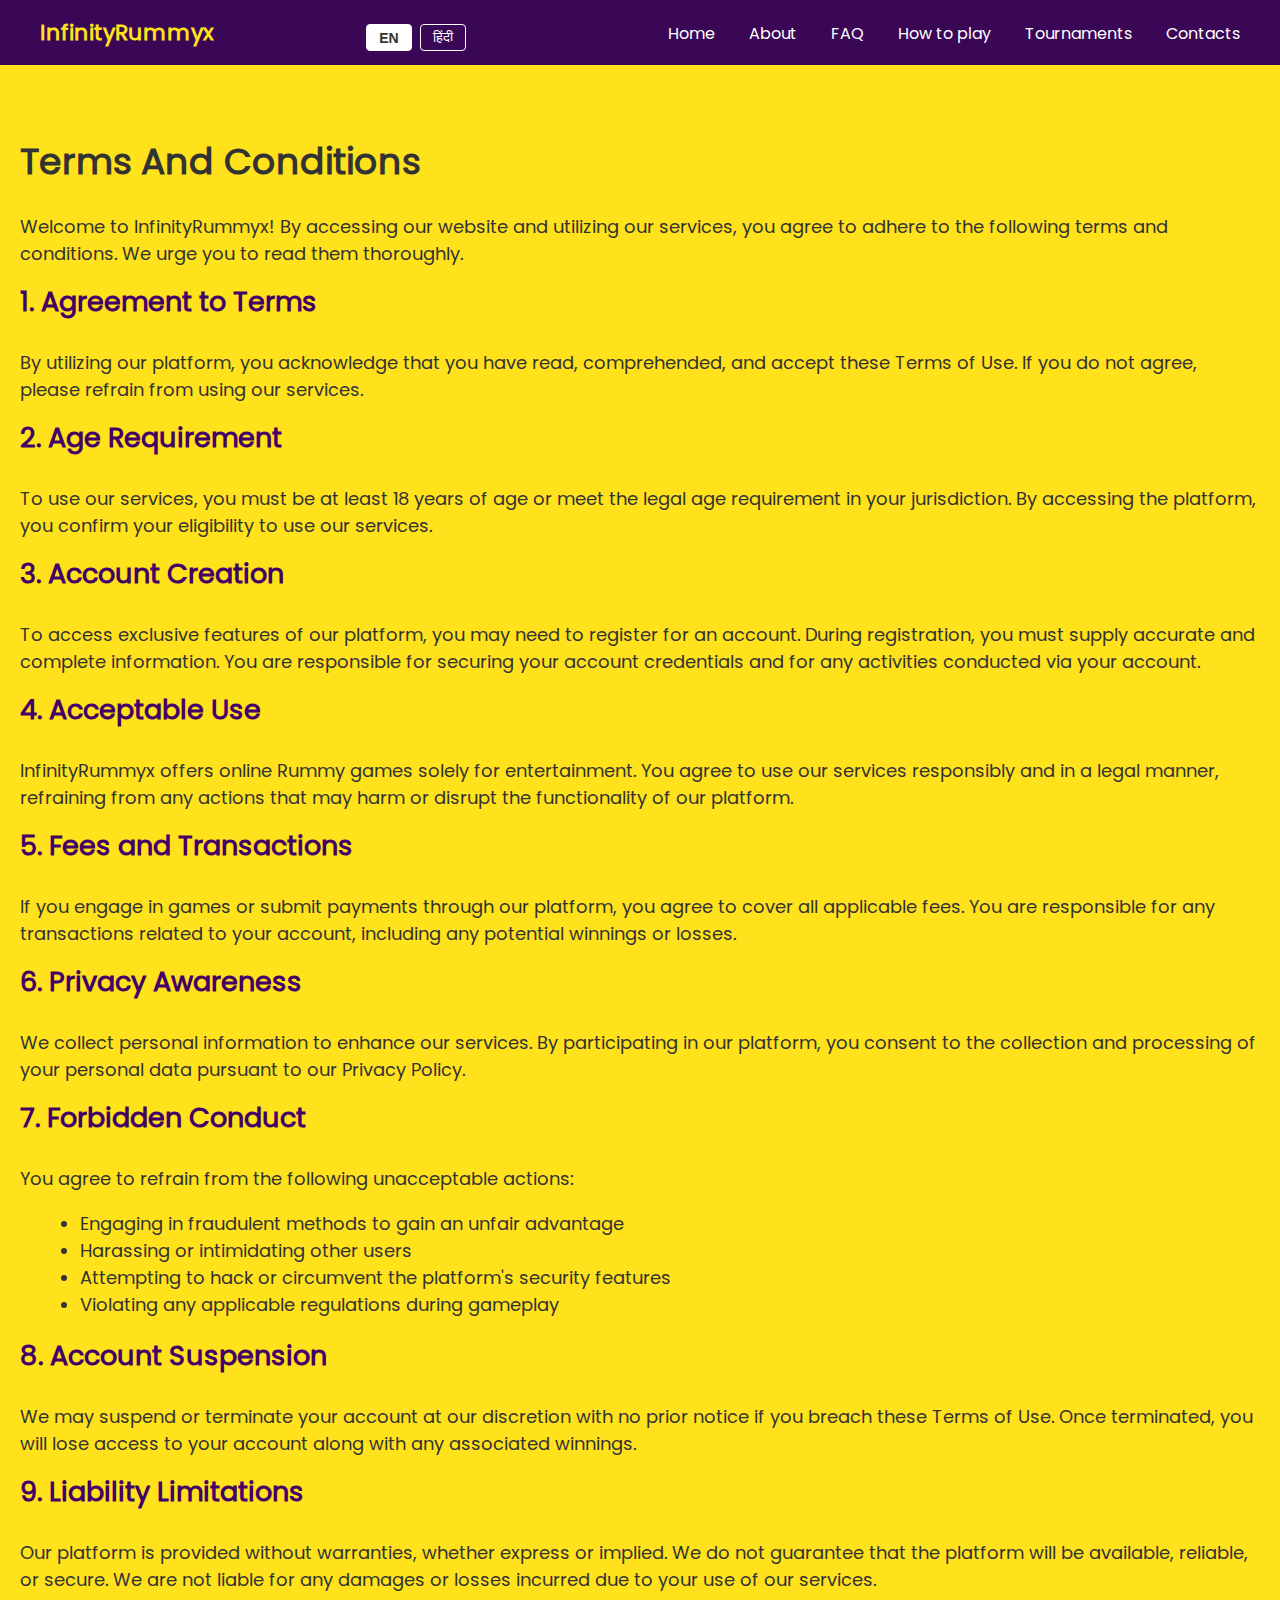
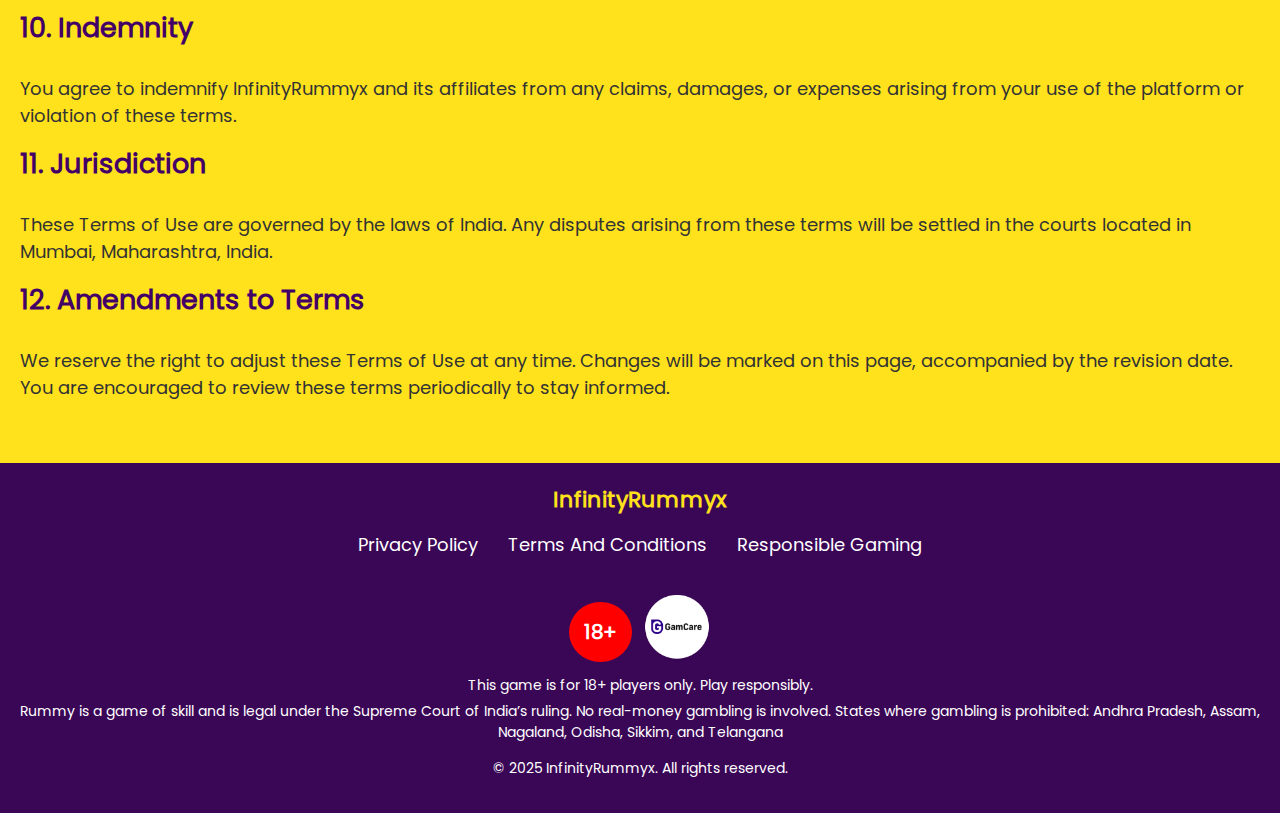
<file: terms-conditions/index.html>
<!DOCTYPE html>
<html lang="en">

<head>
    <meta charset="UTF-8" />
    <meta name="viewport" content="width=device-width, initial-scale=1.0" />
    <title >Terms and Conditions - InfinityRummyx: Building a Skill-Centric Gaming Community</title>
    <meta name="description" content="Welcome to InfinityRummyx! Our Terms and Conditions provide a framework for participating in our skill-based Rummy platform. We strive to create an environment where strategy and skill development are paramount, ensuring a fair and enjoyable experience for all players. By joining our community, you recognize the value of fair play and responsible involvement in a game that prioritizes skill over chance. Embrace the excitement of mastering Rummy while following our community guidelines!" />
    <meta name="robots" content="noindex, follow">
    <link rel="stylesheet" href="/fonts/fontawesome/css/all.min.css" />
    <link rel="icon" href="/img/favicon.ico" />
    <link rel="stylesheet" href="/style.css" />

    <script src="/burgerMenu.js" defer></script>
    <script src="/popUp.js" defer></script>
    <script src="lang-switcher.js" defer></script>
    <script src="translations.js" defer></script>

</head>

<body>
    <header class="header">
        <nav class="navigation">
            <a class="header-link" href="/" data-translate="txt1">InfinityRummyx</a>
            <div class="lang-switcher">
                <button class="lang-btn active" data-lang="en" data-translate="txt2">EN</button>
                <button class="lang-btn" data-lang="hi" data-translate="txt3">हिंदी</button>
              </div>
            <div class="burger-menu" id="burgerMenu">
                <div class="burger-line"></div>
                <div class="burger-line"></div>
                <div class="burger-line"></div>
            </div>
            <ul class="nav-list" id="navList">
                <li class="nav-item">
                    <a class="nav-link nav-link-hover" href="/" data-translate="txt4">Home</a>
                </li>
                <li class="nav-item">
                    <a class="nav-link nav-link-hover" href="/about/" data-translate="txt5">About</a>
                </li>
                <li class="nav-item">
                    <a class="nav-link nav-link-hover" href="/faq/" data-translate="txt6">FAQ</a>
                </li>
                <li class="nav-item">
                    <a class="nav-link nav-link-hover" href="/how-to-play/" data-translate="txt7">How to play</a>
                </li>
                <li class="nav-item">
                    <a class="nav-link nav-link-hover" href="/tournaments/" data-translate="txt8">Tournaments</a>
                </li>
                <li class="nav-item">
                    <a class="nav-link nav-link-hover" href="/contacts/" data-translate="txt9">Contacts</a>
                </li>
            </ul>
        </nav>
    </header>

    <main class="terms-content">
        <section class="terms-section">
            <h1 class="terms-title" data-translate="txt10">Terms And Conditions</h1>
            <p class="terms-description" data-translate="txt11">
                Welcome to InfinityRummyx! By accessing our website and utilizing our services, you agree to adhere to the following terms and conditions. We urge you to read them thoroughly.
            </p>
            
            <h3 class="terms-subtitle" data-translate="txt12">1. Agreement to Terms</h3>
            <p class="terms-content" data-translate="txt13">
                By utilizing our platform, you acknowledge that you have read, comprehended, and accept these Terms of Use. If you do not agree, please refrain from using our services.
            </p>
        
            <h3 class="terms-subtitle" data-translate="txt14">2. Age Requirement</h3>
            <p class="terms-content" data-translate="txt15">
                To use our services, you must be at least 18 years of age or meet the legal age requirement in your jurisdiction. By accessing the platform, you confirm your eligibility to use our services.
            </p>
        
            <h3 class="terms-subtitle" data-translate="txt16">3. Account Creation</h3>
            <p class="terms-content" data-translate="txt17">
                To access exclusive features of our platform, you may need to register for an account. During registration, you must supply accurate and complete information. You are responsible for securing your account credentials and for any activities conducted via your account.
            </p>
        
            <h3 class="terms-subtitle" data-translate="txt18">4. Acceptable Use</h3>
            <p class="terms-content" data-translate="txt19">
                InfinityRummyx offers online Rummy games solely for entertainment. You agree to use our services responsibly and in a legal manner, refraining from any actions that may harm or disrupt the functionality of our platform.
            </p>
        
            <h3 class="terms-subtitle" data-translate="txt20">5. Fees and Transactions</h3>
            <p class="terms-content" data-translate="txt21">
                If you engage in games or submit payments through our platform, you agree to cover all applicable fees. You are responsible for any transactions related to your account, including any potential winnings or losses.
            </p>
        
            <h3 class="terms-subtitle" data-translate="txt22">6. Privacy Awareness</h3>
            <p class="terms-content" data-translate="txt23">
                We collect personal information to enhance our services. By participating in our platform, you consent to the collection and processing of your personal data pursuant to our Privacy Policy.
            </p>
        
            <h3 class="terms-subtitle" data-translate="txt24">7. Forbidden Conduct</h3>
            <p class="terms-content" data-translate="txt25">
                You agree to refrain from the following unacceptable actions:
            </p>
            <ul class="terms-list">
                <li data-translate="txt26">Engaging in fraudulent methods to gain an unfair advantage</li>
                <li data-translate="txt27">Harassing or intimidating other users</li>
                <li data-translate="txt28">Attempting to hack or circumvent the platform's security features</li>
                <li data-translate="txt29">Violating any applicable regulations during gameplay</li>
            </ul>
        
            <h3 class="terms-subtitle" data-translate="txt30">8. Account Suspension</h3>
            <p class="terms-content" data-translate="txt31">
                We may suspend or terminate your account at our discretion with no prior notice if you breach these Terms of Use. Once terminated, you will lose access to your account along with any associated winnings.
            </p>
        
            <h3 class="terms-subtitle" data-translate="txt32">9. Liability Limitations</h3>
            <p class="terms-content" data-translate="txt33">
                Our platform is provided without warranties, whether express or implied. We do not guarantee that the platform will be available, reliable, or secure. We are not liable for any damages or losses incurred due to your use of our services.
            </p>
        
            <h3 class="terms-subtitle" data-translate="txt34">10. Indemnity</h3>
            <p class="terms-content" data-translate="txt35">
                You agree to indemnify InfinityRummyx and its affiliates from any claims, damages, or expenses arising from your use of the platform or violation of these terms.
            </p>
        
            <h3 class="terms-subtitle" data-translate="txt36">11. Jurisdiction</h3>
            <p class="terms-content" data-translate="txt37">
                These Terms of Use are governed by the laws of India. Any disputes arising from these terms will be settled in the courts located in Mumbai, Maharashtra, India.
            </p>
        
            <h3 class="terms-subtitle" data-translate="txt38">12. Amendments to Terms</h3>
            <p class="terms-content" data-translate="txt39">
                We reserve the right to adjust these Terms of Use at any time. Changes will be marked on this page, accompanied by the revision date. You are encouraged to review these terms periodically to stay informed.
            </p>
        </section>
    </main>

    <footer class="footer">
        <div class="footer-content">
            <div class="footer-details">
                <a class="footer-brand" href="/" data-translate="txt40">InfinityRummyx</a>
            </div>
            <div class="footer-links">
                <a href="/privacy-policy/" data-translate="txt41">Privacy Policy</a>
                <a href="/terms-conditions/" data-translate="txt42">Terms And Conditions</a>
                <a href="/responsible-gaming/" data-translate="txt43">Responsible Gaming</a>
            </div>
            <div class="gam">
                <div class="cirle" data-translate="txt44">18+</div>
                <a href="https://www.gamcare.org.uk/" target="_blank"><img class="img18" src="/img/ga-care.png" alt="img"></a>
            </div>
        </div>
        <p class="warn-18" data-translate="txt45">This game is for 18+ players only. Play responsibly.</p>
        <p class="warn-states" data-translate="txt46">Rummy is a game of skill and is legal under the Supreme Court of India's ruling. No real-money gambling is involved. 
            States where gambling is prohibited: Andhra Pradesh, Assam, Nagaland, Odisha, Sikkim, and Telangana</p>
        <p class="footer-rights" data-translate="txt47">© 2025 InfinityRummyx. All rights reserved.</p>
    </footer>

    <div id="popup" class="popup">
        <div class="popup-content">
            <span class="close" id="closePopupButton" data-translate="txt48">×</span>
            <h2 data-translate="txt49">Important Notice</h2>
            <p data-translate="txt50">Play responsibly and stay in control! Our website is only for users aged 18 and above. Enjoy the game wisely and prioritize your well-being.</p>
        </div>
    </div>

</body>

</html>
</file>
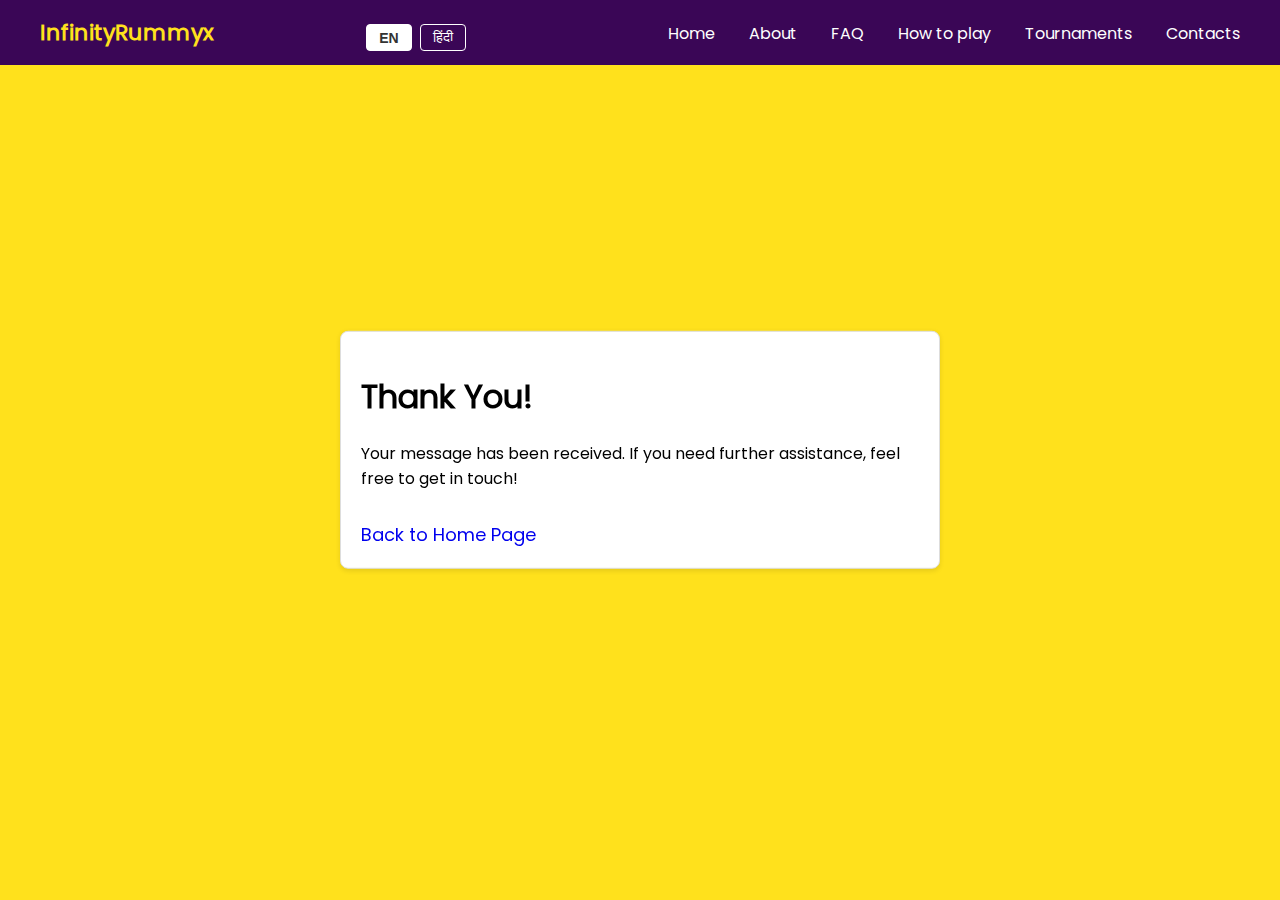
<file: thanks/index.html>
<!DOCTYPE html>
<html lang="en">
  <head>
    <meta charset="UTF-8" />
    <meta name="viewport" content="width=device-width, initial-scale=1.0" />
    <title>Welcome to InfinityRummyx!</title>
    <meta 
        name="description" 
        content="We appreciate you joining InfinityRummyx! Your account setup is now complete. Prepare to enhance your abilities and immerse yourself in thrilling games where strategy and skill are key. Be sure to check out our resources for skill development and community competitions for your next triumph!" 
    />
    <meta name="robots" content="noindex, follow">

    <link rel="icon" href="/img/favicon.ico" />
    <link rel="stylesheet" href="/style.css" />
    <script src="lang-switcher.js" defer></script>
    <script src="translations.js" defer></script>
  </head>
  <body>
    <header class="header">
      <nav class="navigation">
        <a class="header-link" href="/" data-translate="txt1">InfinityRummyx</a>
        <div class="lang-switcher">
          <button class="lang-btn active" data-lang="en" data-translate="txt2">EN</button>
          <button class="lang-btn" data-lang="hi" data-translate="txt3">हिंदी</button>
        </div>
        <div class="burger-menu" id="burgerMenu">
          <div class="burger-line"></div>
          <div class="burger-line"></div>
          <div class="burger-line"></div>
        </div>
        <ul class="nav-list" id="navList">
          <li class="nav-item">
            <a class="nav-link nav-link-hover" href="/" data-translate="txt4">Home</a>
          </li>
          <li class="nav-item">
            <a class="nav-link nav-link-hover" href="/about/" data-translate="txt5">About</a>
          </li>
          <li class="nav-item">
            <a class="nav-link nav-link-hover" href="/faq/" data-translate="txt6">FAQ</a>
          </li>
          <li class="nav-item">
            <a class="nav-link nav-link-hover" href="/how-to-play/" data-translate="txt7">How to play</a>
          </li>
          <li class="nav-item">
            <a class="nav-link nav-link-hover" href="/tournaments/" data-translate="txt8">Tournaments</a>
          </li>
          <li class="nav-item">
            <a class="nav-link nav-link-hover" href="/contacts/" data-translate="txt9">Contacts</a>
          </li>
        </ul>
      </nav>
    </header>

    <main>
      <div class="thank-you-container">
        <h1 data-translate="txt10">Thank You!</h1>
        <p data-translate="txt11">
          Your message has been received. If you need further assistance, feel free to get in touch!
        </p>
        <a href="/" class="home-button" data-translate="txt12">Back to Home Page</a>
      </div>
    </main>
  </body>
</html>
</file>
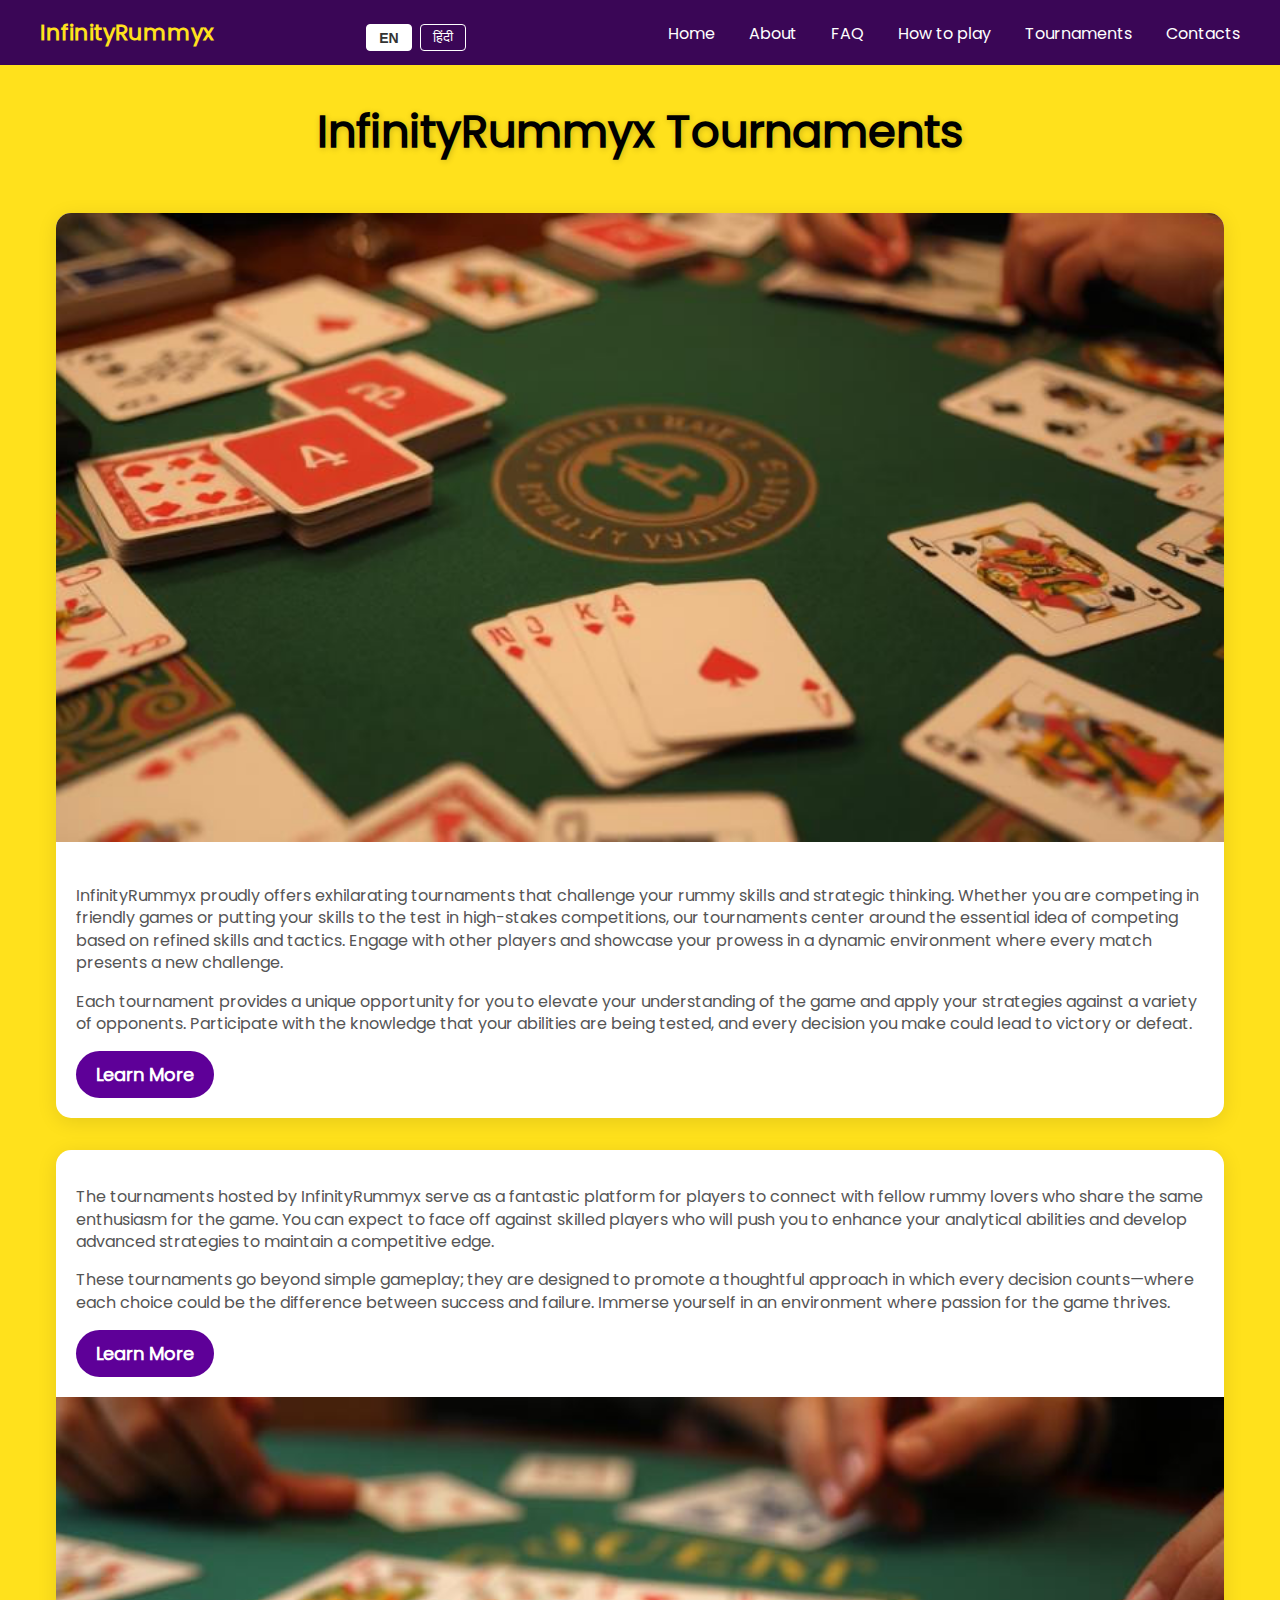
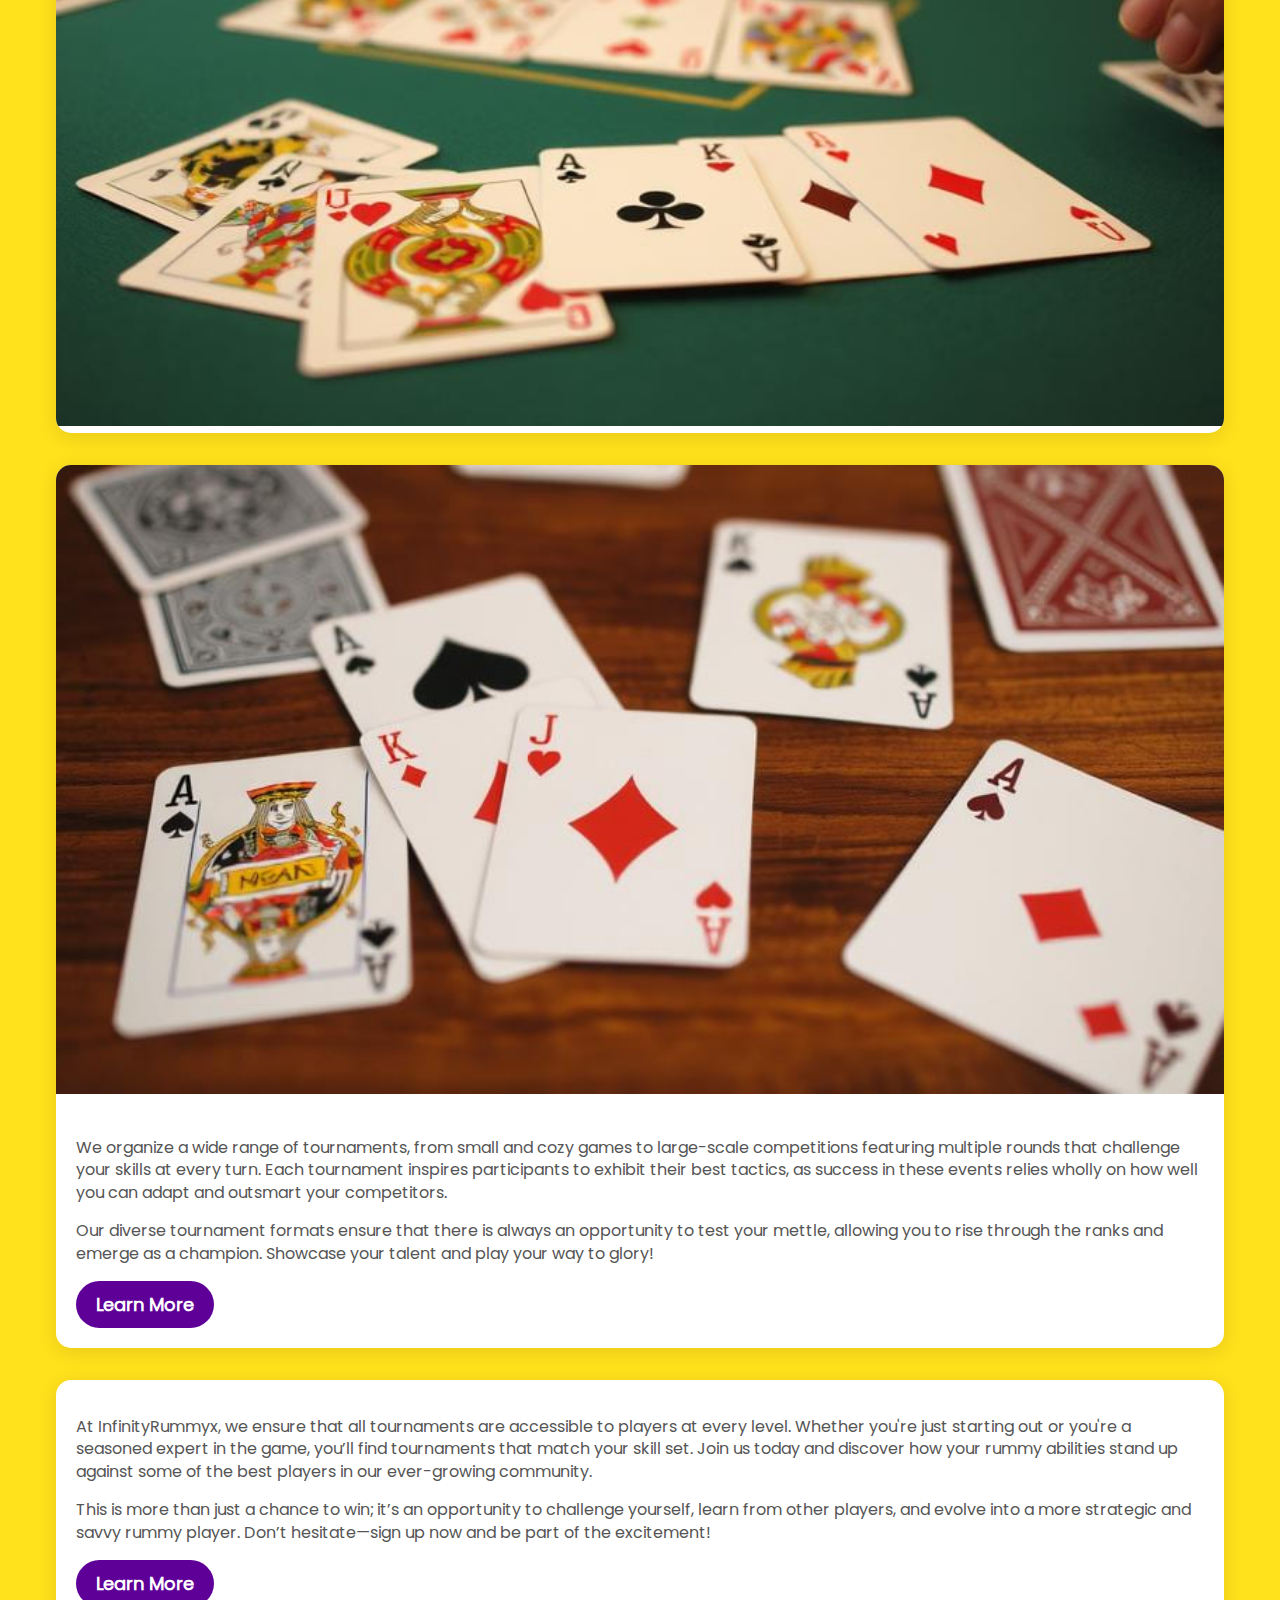
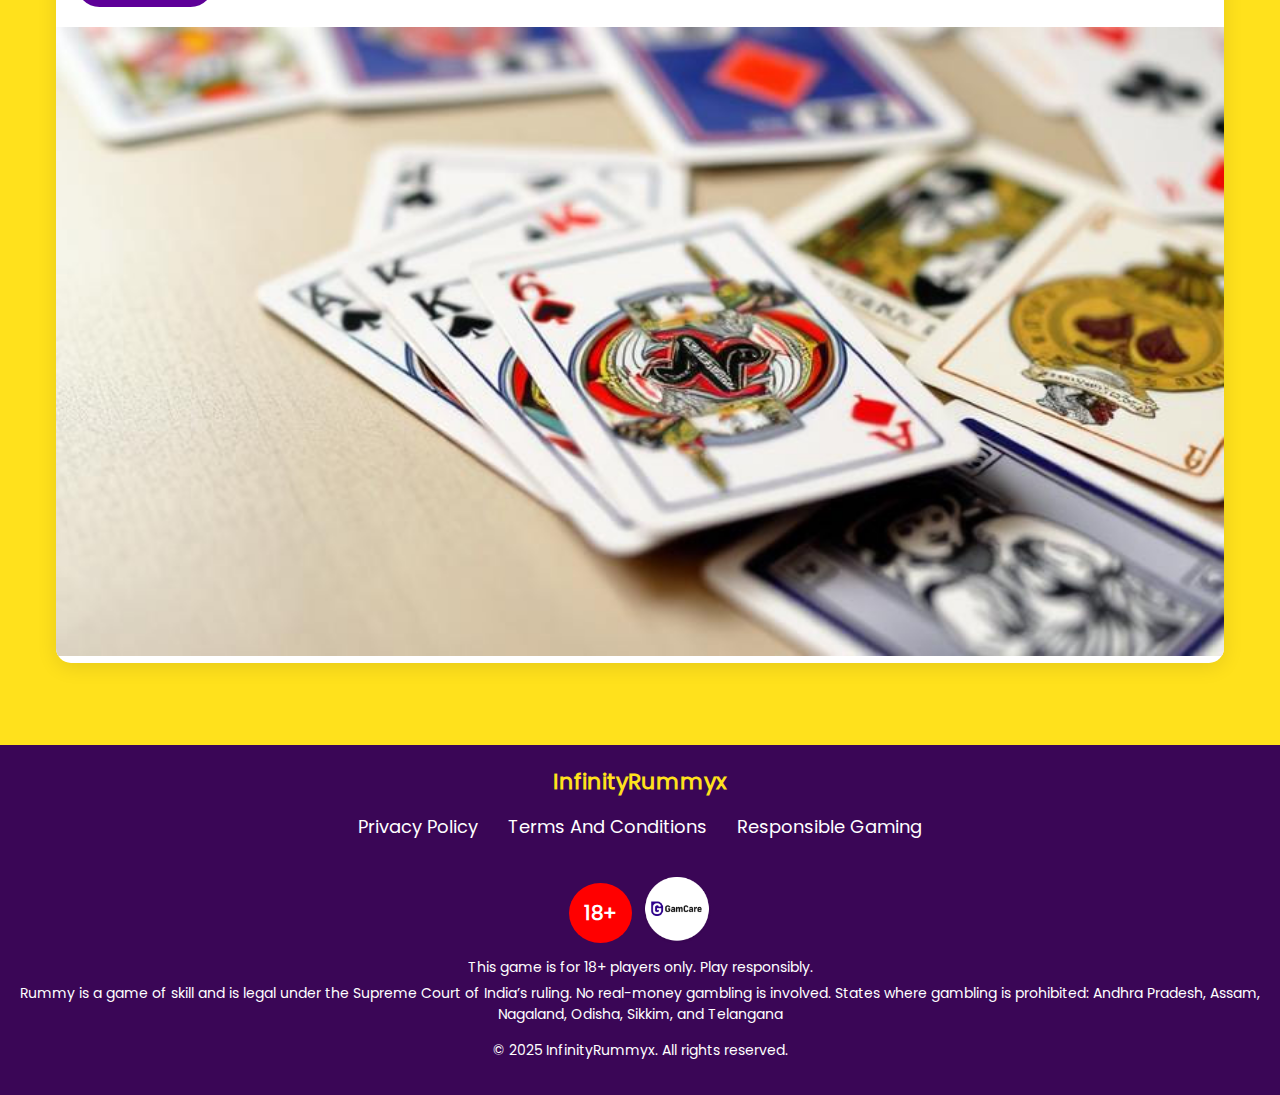
<file: tournaments/index.html>
<!DOCTYPE html>
<html lang="en">

<head>
    <meta charset="UTF-8" />
    <meta name="viewport" content="width=device-width, initial-scale=1.0" />
    <title data-translate="txt1">Rummy Tournaments - Exhibit Your Expertise at InfinityRummyx</title>
    <meta name="description" content="Step into the competitive world of InfinityRummyx Tournaments! Our events are crafted to emphasize the strategic and skill-oriented aspects of Rummy, inviting players to demonstrate their tactical prowess and improve their gameplay. Join a dynamic community that treasures fair play and individual development. Feel the excitement of competing against other skilled players while enjoying a game that champions intellect and strategy, entirely free from any casino associations!" />
    <link rel="stylesheet" href="/fonts/fontawesome/css/all.min.css" />
    <link rel="icon" href="/img/favicon.ico" />
    <link rel="stylesheet" href="/style.css" />

    <script src="/burgerMenu.js" defer></script>
    <script src="/popUp.js" defer></script>
    <script src="lang-switcher.js" defer></script>
    <script src="translations.js" defer></script>

</head>

<body>
    <header class="header">
        <nav class="navigation">
            <a class="header-link" href="/" data-translate="txt1">InfinityRummyx</a>
            <div class="lang-switcher">
                <button class="lang-btn active" data-lang="en" data-translate="txt2">EN</button>
                <button class="lang-btn" data-lang="hi" data-translate="txt3">हिंदी</button>
              </div>
            <div class="burger-menu" id="burgerMenu">
                <div class="burger-line"></div>
                <div class="burger-line"></div>
                <div class="burger-line"></div>
            </div>
            <ul class="nav-list" id="navList">
                <li class="nav-item">
                    <a class="nav-link nav-link-hover" href="/" data-translate="txt4">Home</a>
                </li>
                <li class="nav-item">
                    <a class="nav-link nav-link-hover" href="/about/" data-translate="txt5">About</a>
                </li>
                <li class="nav-item">
                    <a class="nav-link nav-link-hover" href="/faq/" data-translate="txt6">FAQ</a>
                </li>
                <li class="nav-item">
                    <a class="nav-link nav-link-hover" href="/how-to-play/" data-translate="txt7">How to play</a>
                </li>
                <li class="nav-item">
                    <a class="nav-link nav-link-hover" href="/tournaments/" data-translate="txt8">Tournaments</a>
                </li>
                <li class="nav-item">
                    <a class="nav-link nav-link-hover" href="/contacts/" data-translate="txt9">Contacts</a>
                </li>
            </ul>
        </nav>
    </header>

    <main class="tournaments-content">
        <section class="advantages-section">
            <h1 class="advantages-title" data-translate="txt10">InfinityRummyx Tournaments</h1>
            
            <div class="advantage-block advantage-block-1">
                <img src="/img/tournaments/tournament-1.jpg" alt="Exciting Rummy Tournament" class="advantage-image">
                <div class="advantage-text">
                    <p class="advantage-description" data-translate="txt11">InfinityRummyx proudly offers exhilarating tournaments that challenge your rummy skills and strategic thinking. Whether you are competing in friendly games or putting your skills to the test in high-stakes competitions, our tournaments center around the essential idea of competing based on refined skills and tactics. Engage with other players and showcase your prowess in a dynamic environment where every match presents a new challenge.</p>
                    <p class="advantage-description" data-translate="txt12">Each tournament provides a unique opportunity for you to elevate your understanding of the game and apply your strategies against a variety of opponents. Participate with the knowledge that your abilities are being tested, and every decision you make could lead to victory or defeat.</p>
                    <a href="/contacts/" class="btn-vacancies" data-translate="txt13">Learn More</a>
                </div>
            </div>
            
            <div class="advantage-block revers-text advantage-block-2">
                <div class="advantage-text">
                    <p class="advantage-description" data-translate="txt14">The tournaments hosted by InfinityRummyx serve as a fantastic platform for players to connect with fellow rummy lovers who share the same enthusiasm for the game. You can expect to face off against skilled players who will push you to enhance your analytical abilities and develop advanced strategies to maintain a competitive edge.</p>
                    <p class="advantage-description" data-translate="txt15">These tournaments go beyond simple gameplay; they are designed to promote a thoughtful approach in which every decision counts—where each choice could be the difference between success and failure. Immerse yourself in an environment where passion for the game thrives.</p>
                    <a href="/contacts/" class="btn-vacancies" data-translate="txt16">Learn More</a>
                </div>
                <img src="/img/tournaments/tournament-2.jpg" alt="Dynamic Match Setting" class="advantage-image">
            </div>
            
            <div class="advantage-block advantage-block-3">
                <img src="/img/tournaments/tournament-3.jpg" alt="Competitive Rummy Event" class="advantage-image">
                <div class="advantage-text">
                    <p class="advantage-description" data-translate="txt17">We organize a wide range of tournaments, from small and cozy games to large-scale competitions featuring multiple rounds that challenge your skills at every turn. Each tournament inspires participants to exhibit their best tactics, as success in these events relies wholly on how well you can adapt and outsmart your competitors.</p>
                    <p class="advantage-description" data-translate="txt18">Our diverse tournament formats ensure that there is always an opportunity to test your mettle, allowing you to rise through the ranks and emerge as a champion. Showcase your talent and play your way to glory!</p>
                    <a href="/contacts/" class="btn-vacancies" data-translate="txt19">Learn More</a>
                </div>
            </div>
            
            <div class="advantage-block revers-text advantage-block-4">
                <div class="advantage-text">
                    <p class="advantage-description" data-translate="txt20">At InfinityRummyx, we ensure that all tournaments are accessible to players at every level. Whether you're just starting out or you're a seasoned expert in the game, you'll find tournaments that match your skill set. Join us today and discover how your rummy abilities stand up against some of the best players in our ever-growing community.</p>
                    <p class="advantage-description" data-translate="txt21">This is more than just a chance to win; it's an opportunity to challenge yourself, learn from other players, and evolve into a more strategic and savvy rummy player. Don't hesitate—sign up now and be part of the excitement!</p>
                    <a href="/contacts/" class="btn-vacancies" data-translate="txt22">Learn More</a>
                </div>
                <img src="/img/tournaments/tournament-4.jpg" alt="Inclusive Rummy Gathering" class="advantage-image">
            </div>
        </section>
    </main>

    <footer class="footer">
        <div class="footer-content">
            <div class="footer-details">
                <a class="footer-brand" href="/" data-translate="txt23">InfinityRummyx</a>
            </div>
            <div class="footer-links">
                <a href="/privacy-policy/" data-translate="txt24">Privacy Policy</a>
                <a href="/terms-conditions/" data-translate="txt25">Terms And Conditions</a>
                <a href="/responsible-gaming/" data-translate="txt26">Responsible Gaming</a>
            </div>
            <div class="gam">
                <div class="cirle" data-translate="txt27">18+</div>
                <a href="https://www.gamcare.org.uk/" target="_blank"><img class="img18" src="/img/ga-care.png" alt="img"></a>
            </div>
        </div>
        <p class="warn-18" data-translate="txt28">This game is for 18+ players only. Play responsibly.</p>
        <p class="warn-states" data-translate="txt29">Rummy is a game of skill and is legal under the Supreme Court of India's ruling. No real-money gambling is involved. 
            States where gambling is prohibited: Andhra Pradesh, Assam, Nagaland, Odisha, Sikkim, and Telangana</p>
        <p class="footer-rights" data-translate="txt30">© 2025 InfinityRummyx. All rights reserved.</p>
    </footer>

    <div id="popup" class="popup">
        <div class="popup-content">
            <span class="close" id="closePopupButton" data-translate="txt31">×</span>
            <h2 data-translate="txt32">Important Notice</h2>
            <p data-translate="txt33">Play responsibly and stay in control! Our website is only for users aged 18 and above. Enjoy the game wisely and prioritize your well-being.</p>
        </div>
    </div>

</body>

</html>
</file>
<file: style.css>
@font-face {
    font-family: "Poppins";
    src: url("fonts/Poppins-Regular.ttf") format("truetype");
    font-weight: normal;
    font-style: normal;
}

html,
body {
    height: 100%;
    max-width: 1920px;
    margin: 0 auto;
}

html {
    scroll-behavior: smooth;
}
a {
    text-decoration: none;
}

body {
    font-family: "Poppins", sans-serif;
    font-size: 18px;
    font-weight: 400;
    margin: 0;
    background-color: #ffe11c;
    color: rgb(0, 0, 0);
    display: flex;
    flex-direction: column;
    overflow-x: hidden;
}

* {
    box-sizing: border-box;
}

@media (max-width: 900px) {
    body {
        font-size: 16px;
    }
    .navigation {
        flex-direction: column;
        gap: 10px;
    }
    .header {
        padding: 35px 0;
        display: flex;
        justify-content: center;
    }
    .main-content {
        margin-top: 80px !important;
    }

    
}
body::-webkit-scrollbar {
    width: 10px;
    background-color: white;
}
body::-webkit-scrollbar-thumb {
    background-color: silver;
}
body::-webkit-scrollbar-track {
    -webkit-box-shadow: inset 0 0 6px white;
    background-color: transparent;
}
.header {
    padding: 14px 20px;
    position: fixed;
    top: 0px;
    left: 0px;
    right: 0px;
    background-color: #3a0656;
    transition: top 0.3s;
    z-index: 1000;
    max-width: 1920px;
    margin: 0 auto;
    border-bottom: 2px solid #ffe11c;
}
.navigation {
    display: flex;
    justify-content: space-between;
    align-items: center;
}
.header-link,
.footer-brand {
    text-decoration: none;
    color: #ffe11c;
    font-weight: 900;
    font-size: 22px;
    transition: color 0.3s ease;
}
.nav-list {
    list-style: none;
    padding: 0;
    margin: 0;
    display: flex;
}
.nav-item {
    margin-left: 20px;
}
.nav-link {
    font-weight: 100;
    text-decoration: none;
    color: rgb(255, 255, 255);
    font-size: 16px;
    border-bottom: 1px solid transparent;
    transition: color 0.3s ease,
    border-bottom 0.3s ease;
}

.nav-link-hover {
    border-top: 1px solid transparent;
    transition: border-bottom 0.3s ease,
                border-top 0.3s ease;
}

@media (max-width: 550px) {
    .nav-item {
        margin-left: 5px;
        font-size: 14px;
    }
    .nav-link {
        padding: 2px 5px;
    }
}

.nav-list.show {
    max-height: 100%;
    opacity: 1;
    right: 0;
}

.burger-menu {
    display: none;
    flex-direction: column;
    cursor: pointer;
    transition: transform 0.3s ease;
}

.burger-line {
    width: 30px;
    height: 4px;
    background-color: rgb(255, 255, 255);
    margin: 3px 0;
    transition: 0.3s;
}

.burger-menu.active .burger-line:nth-child(1) {
    transform: translateY(10px) rotate(45deg);
}

.burger-menu.active .burger-line:nth-child(2) {
    opacity: 0;
}

.burger-menu.active .burger-line:nth-child(3) {
    transform: translateY(-10px) rotate(-45deg);
}

@media (max-width: 730px) {
    .nav-list {
        list-style: none;
        padding: 0;
        margin: 0;
        display: flex;
        transition: max-height 0.3s ease, opacity 0.3s ease;
        max-height: 0;
        overflow: hidden;
        opacity: 0;
    }
    .nav-list {
        display: flex;
    }

    .nav-item:first-child {
        margin-top: 20px;
    }

    .burger-menu {
        display: flex;
        margin-right: 15px;
    }
    .navigation {
        flex-direction: row;
        flex-wrap: wrap;
        margin-top: 40px;
    }
}

.main-content {
    margin-top: 50px;
}

.navigation {
    margin: 0 auto;
    display: flex;
    align-items: center;
    width: 100%;
    max-width: 1200px;
    justify-content: space-between;
}

@media (max-width: 768px) {
    .main-content {
        margin-top: 52px;
    }
    .navigation {
        justify-content: space-between;
    }
}

.nav-list {
    display: flex;
    gap: 14px;
    list-style: none;
}

.nav-item {
    position: relative;
}

@media (max-width: 730px) {
    .burger-menu {
        display: flex;
        z-index: 10000;
    }
    .nav-list {
        list-style: none;
        padding: 0;
        margin: 0;
        display: flex;
        flex-direction: column; /* Изменяем на колонку для бокового меню */
        background-color: #3a0656; /* Цвет фона */
        position: fixed; /* Фиксируем меню */
        top: 0;
        right: -250px; /* Скрываем за пределами экрана */
        width: 250px; /* Ширина меню */
        height: 100%; /* Высота на весь экран */
        transition: right 0.3s ease; /* Анимация */
        z-index: 999; /* Указываем z-index */
        border-left: 1px solid #ffffff;
    }
    .nav-list.active {
        display: flex;
    }
    .nav-link-underline {
        border: none;
    }
}

@media (max-width:426px) {
    
    .burger-line{
        background-color: rgb(255, 255, 255);
    }
    .main-content{
        margin-top: 0;
    }
    .slider-header{
        margin-top: 0;
    }
    .nav-list{
        top: 0;
    }
    
}

.footer {
    background-color: #3a0656; /* Dark background color */
    color: #ffffff; /* White text color */
    padding: 20px;
    text-align: center;
    margin-top: auto;
    border-top: 2px solid #ffe11c;
}

.footer-content {
    display: flex;
    flex-direction: column; /* Stack items vertically */
    align-items: center; /* Center items */
}

.footer-details {
    margin-bottom: 15px; /* Space between brand and links */
}

.footer-links {
    margin-bottom: 15px; /* Space below links */
    display: flex;
    gap: 10px;
}

.footer-links a {
    color: #ffffff; /* White color for links */
    text-decoration: none; /* Remove underline */
    margin: 0 10px; /* Space between links */
    transition: color 0.3s ease;
}

.warn-18,
.warn-states {
    font-size: 14px; /* Set a smaller font size for warnings */
    margin: 5px 0; /* Space around paragraphs */
}

.footer-rights {
    font-size: 14px; /* Similar size for rights statement */
    margin-top: 15px; /* Space above this statement */
}

/* Responsive Styles */
@media (max-width: 768px) {
    .footer-content {
        flex-direction: column; /* Stack vertically on smaller screens */
    }
    
    .footer-links {
        flex-direction: column; /* Stack links vertically on smaller screens */
        align-items: center; /* Center links */
    }
    
    .footer-links a {
        margin: 5px 0; /* Space between stacked links */
    }
}

.gam{
    display: flex; margin-top: 20px; align-items: center; gap: 10px; justify-content: center;
  }
  .cirle{
    color: white; background-color: red; border-radius: 100%; padding: 15px;font-size: 20px; font-weight: 700;

  }
  .img18{
    max-width: 70px;
  }

  .popup {
    display: none; /* По умолчанию скрываем */
    position: fixed;
    top: 0;
    left: 0;
    width: 100%;
    height: 100%;
    background: rgba(0, 0, 0, 0.807);
    justify-content: center;
    align-items: center;
}

.popup-content {
    background: rgb(233, 163, 163);
    padding: 10px;
    border-radius: 5px;
    text-align: center;
    position: relative;
    max-width: 900px;
}

.close {
    position: absolute;
    top: 10px;
    right: 15px;
    cursor: pointer;
    font-size: 30px;
}


.thank-you-container {
    max-width: 600px;
    padding: 20px;
    background: #fff;
    border: 1px solid #ddd;
    box-shadow: 0 2px 5px rgba(0, 0, 0, 0.1);
    border-radius: 8px;
    position: fixed;
    top: 50%;
    left: 50%;
    transform: translate(-50%, -50%);
    width: 90%;
  }
  .thank-you-container h1 {
    font-size: 2rem;
    margin-bottom: 20px;
  }
  .thank-you-container p {
    font-size: 1rem;
    margin-bottom: 30px;
  }

.hero-section {
    margin-top: -30px;
    position: relative;
    height: 100vh;
    width: 100%;
    background-image: url('img/home/hero-bg.jpg');
    background-size: cover;
    background-position: center;
    display: flex;
    justify-content: center;
    align-items: center;
}

.hero-section-2 {
    margin-top: -30px;
    position: relative;
    height: 100vh;
    width: 100%;
    background-image: url('img/about-bg.jpg');
    background-size: cover;
    background-position: center;
    display: flex;
    justify-content: center;
    align-items: center;
}

.hero-overlay {
    position: absolute;
    top: 0;
    left: 0;
    right: 0;
    bottom: 0;
    background-color: rgba(0, 0, 0, 0.5);
    display: flex;
    flex-direction: column;
    justify-content: center;
    align-items: center;
    text-align: center;
    color: white;
}

.hero-title {
    font-size: 2.5em;
    margin-bottom: 10px;
    padding: 10px;
}

.hero-subtitle {
    font-size: 1.5em;
    margin: 0;
    margin-bottom: 20px;
    padding: 10px;
    padding-left: 60px;
    padding-right: 60px;
}

.hero-button {
    padding: 10px 20px;
    background-color: transparent;
    color: #ffffff;
    text-decoration: none;
    border: 2px solid white;
    border-radius: 30px;
    transition: background-color 0.3s;
}

@media (max-width: 600px) {
    .hero-title {
        font-size: 2em;
    }

    .hero-subtitle {
        font-size: 1.2em;
    }

    .hero-button {
        padding: 8px 16px;
    }

}

.hero__form {
    background: rgb(255,249,0);
    background: linear-gradient(90deg, rgba(255,249,0,0.6694327389158788) 0%, rgba(169,25,250,0.6414215344340861) 67%);
    border-radius: 12px;
    box-shadow: 0 6px 30px rgba(255, 238, 0, 0.292);
    padding: 30px;
    width: 600px;
    text-align: center;
    transition: all 0.3s ease;
}

@media (max-width: 768px) {

    .hero__form {
        padding: 10px;
        width: 90%;
    }
    .hero-title {
       margin: 0;
    }

    .hero-subtitle {
        padding: 10px;
    }
    
    .hero-subtitle {
        margin: 0;
    }
}
.hero-flex-cont {
    display: flex;
    align-items: center;
    margin-top: 10px;
}
input[type="tel"] {
    width: 100%;
    padding: 12px 15px;
    margin: 10px 0;
    border: 1px solid #ddd;
    border-radius: 8px;
    transition: border-color 0.3s, box-shadow 0.3s;
}
input[type="tel"]:focus {
    border-color: #555555;
    box-shadow: 0 0 8px rgba(0, 0, 0, 0.5);
    outline: none;
}
.btn-hero {
    background-color: #430067;
    color: white;
    border: none;
    border-radius: 8px;
    padding: 12px;
    cursor: pointer;
    transition: background-color 0.3s, transform 0.3s;
    width: 100%;
    font-size: 16px;
    margin-top: 15px;
}
.btn-hero:hover {
    background-color: #6400c2;
    transform: translateY(-2px);
}
.hero__note {
    font-size: 14px;
    color: #ffffff;
}
.hero__note a {
    color: yellow;
    text-decoration: none;
    position: relative;
    transition: color 0.3s;
}
.hero__note a::after {
    content: '';
    display: block;
    height: 2px;
    width: 0;
    background: #000000;
    transition: width 0.3s;
    position: absolute;
    left: 0;
    bottom: -10px;
}
.hero__note a:hover::after {
    width: 100%;
}
.error {
    color: red;
    font-size: 12px;
    margin: 5px 0;
}

.policy-section, .terms-section, .responsible-gaming-section {
    padding: 20px;
    margin: 20px 0;
    border-radius: 8px;
    margin-top: 80px;
}

h2.policy-title, h2.terms-title, h2.responsible-gaming-title {
    font-size: 2em;
    color: #3a0656;
}

h3.policy-subtitle, h3.terms-subtitle, h3.responsible-gaming-subtitle {
    font-size: 1.5em;
    color: #430067;
    margin-top: 15px;
}

.policy-description, .terms-description, .responsible-gaming-description,
.policy-content, .terms-content, .responsible-gaming-content {
    font-size: 1em;
    color: #333;
    margin: 10px 0;
}

.policy-list, .terms-list, .responsible-gaming-list {
    margin-left: 20px;
    list-style-type: disc;
}

@media (max-width: 768px) {
    .policy-section, .terms-section, .responsible-gaming-section {
        padding: 15px;
    }

    h2.policy-title, h2.terms-title, h2.responsible-gaming-title {
        font-size: 1.5em;
    }

    h3.policy-subtitle, h3.terms-subtitle, h3.responsible-gaming-subtitle {
        font-size: 1.2em;
    }
}

.team-section {
    text-align: center;
    margin: 20px auto;
    padding: 20px;
    max-width: 1400px;
}

.team-section h2 {
    font-size: 2em;
    margin-bottom: 20px;
    color: #000000;
}

.team-section p {
    font-size: 1.2em;
    line-height: 1.5;
    margin-bottom: 20px;
    color: #000000;
}

.team-card p { 
    color: rgb(255, 230, 0);
}

.team-cards {
    display: flex;
    flex-wrap: wrap;
    justify-content: center;
    gap: 20px;
}

.team-card {
    background-color: #40006e;
    border-radius: 8px;
    padding: 25px 15px;
    width: calc(33.33% - 20px);
    transition: transform 0.3s;
}

.team-card:hover {
    transform: scale(1.05);
}

.team-card img {
    width: 100%;
    border-radius: 8px 8px 0 0;
}

.team-card h3 {
    margin: 10px 0 5px;
    color: white;
}

.team-card p {
    margin: 5px 0;
}

.team-card p:last-of-type {
    margin-bottom: 20px;
  }

.game-team-btn {
    text-decoration: none;
    padding: 10px 15px;
    color: #000000;
    background-color: #e74c3c;
    border-radius: 30px;
    transition: all 0.3s ease;
}

@media (max-width: 900px) {
    .team-card {
        width: calc(50% - 20px);
    }
}

@media (max-width: 600px) {
    .team-card {
        width: 100%;
    }
}

.rummyInfinity-online {
    padding: 40px;
    border-radius: 8px;
    max-width: 1400px;
    margin: auto;
}

.rummyInfinity-online-title {
    font-size: 2.5rem;
    color: #000000;
    text-align: center;
    margin-bottom: 20px;
    text-shadow: 1px 1px 2px rgba(0, 0, 0, 0.2);
}

.rummyInfinity-online-content {
    background: linear-gradient(135deg, #ffffff 0%, #e0e0e0 100%);
    padding: 30px;
    border-radius: 8px;
    box-shadow: 0 2px 15px rgba(0, 0, 0, 0.1);
}

.initialInfinity-paragraph {
    font-size: 1.2rem;
    line-height: 1.6;
    margin-bottom: 15px;
    color: #000000;
}

.rummyInfinity-online-button {
    display: inline-block;
    margin-top: 20px;
    padding: 12px 20px;
    background-color: #4c0064;
    color: #ffffff;
    border: none;
    border-radius: 5px;
    text-decoration: none;
    font-size: 1.1rem;
    cursor: pointer;
    transition: background-color 0.3s, transform 0.3s;
}
.hiddenInfinity {
    display: none;
}

/* Адаптивные стили */
@media (max-width: 768px) {
    .rummyInfinity-online-title {
        font-size: 2rem;
    }

    .initialInfinity-paragraph {
        font-size: 1rem;
    }

    .rummyInfinity-online-button {
        font-size: 1rem;
    }
}

@media (max-width: 480px) {
    .rummyInfinity-online {
        padding: 20px;
    }

    .rummyInfinity-online-title {
        font-size: 1.5rem;
    }

    .initialInfinity-paragraph {
        font-size: 0.9rem;
    }

    .rummyInfinity-online-button {
        padding: 10px 15px;
        font-size: 0.9rem;
    }
}

.rummy-section {
    max-width: 1360px;
    margin: auto;
    padding: 20px;
}

.button-group {
    display: flex;
    justify-content: space-around;
    margin-bottom: 20px;
}

.rummy-button {
    flex: 1;
    padding: 15px;
    color: #ffffff;
    background-color: #40006e; /* Primary color */
    border: none;
    cursor: pointer;
    font-size: 16px;
    transition: background-color 0.3s;
    border-radius: 30px;
}

.rummy-button.active {
    background-color: #5d5d5d; /* Highlighted color */
    color: white;
}

.rummy-button:hover {
    background-color: #acacac; /* Darker primary on hover */
}

.content-block {
    display: none;
    margin-top: 20px;
    text-align: left;
    background: rgb(255,249,0);
    background: linear-gradient(90deg, rgba(255,249,0,0.45094534395789565) 0%, rgba(169,25,250,0.36691173051251746) 78%);
    border-radius: 30px;
    padding: 20px;
}

.content-block.active {
    display: block;
}

.content-image {
    width: 100%;
    height: auto;
    max-height: 400px;
    object-fit: cover;
    border-radius: 30px;
}

.rummy-section h3 {
    font-size: 24px;
    margin: 15px 0;
}

.rummy-section p {
    font-size: 16px;
    line-height: 1.5;
}

.rummy-section ul {
    margin-left: 20px;
}

@media (max-width: 768px) {
    .button-group {
        flex-direction: column;
    }

    .rummy-button {
        margin-bottom: 10px;
    }
}

.reviews-section {
    overflow: hidden;
}

.reviews-section-title {
    text-align: center;
    font-size: 2em;
    color: #000000;
    margin-bottom: 15px;
}

.slider-review {
    margin-top: 15px;
    display: flex;
    transition: transform 0.5s ease-in-out;
}

.review {
    flex: 0 0 100%;
    padding: 5px;
    background: rgb(255,249,0);
    background: linear-gradient(90deg, rgba(255,249,0,0.45094534395789565) 0%, rgba(169,25,250,0.36691173051251746) 78%);
    box-sizing: border-box;
    text-align: center;
}

.review p {
    font-size: 14px;
    color: #000000;
}

.author {
    font-weight: bold;
    color: rgb(0, 0, 0);
    margin-top: 5px;
    font-size: 12px;
}

.buttons-review {
    margin-top: 10px;
    display: flex;
    justify-content: center;
}

.btn-review {
    padding: 5px 30px;
    margin: 5px;
    border: none;
    color: rgb(255, 255, 255);
    cursor: pointer;
    background-color: #4c0064;
    transition: background-color 0.3s ease;
}

.review img {
    width: 100px;
    border-radius: 50%;
    margin-bottom: 5px;
}

.rummy-card-section {
    display: flex;
    flex-wrap: wrap;
    justify-content: center;
    padding: 20px;
    gap: 20px; /* Spacing between cards */
}

.rummy-card {
    background-color: #ffffff;
    border-radius: 8px;
    box-shadow: 0 2px 10px rgba(0, 0, 0, 0.1);
    width: calc(33% - 20px); /* Width for larger screens */
    display: flex;
    flex-direction: column;
    padding: 15px;
    transition: transform 0.3s ease;
}

.rummy-card:hover {
    transform: translateY(-5px); /* Lift effect on hover */
}

.rummy-card-title {
    font-size: 1.5rem;
    color: #333;
    margin-bottom: 10px;
}

.rummy-card-content {
    display: flex;
    align-items: center;
}

.rummy-card-icon {
    font-size: 2rem;
    color: #a718ea; /* Icon color */
    margin-right: 10px;
}

.rummy-card-text {
    font-size: 1rem;
    color: #666;
}

@media (max-width: 768px) {
    .rummy-card {
        width: 100%; /* Full width for smaller screens */
    }
}

.faq-content {
    padding: 15px;
    margin-top: 70px;
}

.faq-section {
    max-width: 1200px;
    margin: 0 auto;
    border-radius: 10px;
    background: rgb(255,249,0);
    background: linear-gradient(90deg, rgba(255,249,0,0.45094534395789565) 0%, rgba(169,25,250,0.36691173051251746) 78%);
    box-shadow: 0 4px 20px rgba(0, 0, 0, 0.1);
    padding: 20px;
}

.faq-title {
    font-size: 2.5em;
    margin-bottom: 20px;
    text-align: center;
    color: #000000;
}

.faq-item {
    border-bottom: 1px solid #000000; /* Разделитель между вопросами */
    padding: 15px 0;
    transition: background 0.3s ease; /* Плавный переход фона */
}

.faq-item:hover {
    background: rgba(0, 0, 0, 0.111); /* Увеличение контрастности при наведении */
}

.faq-question {
    font-size: 1.5em;
    color: #5e0098; /* Цвет вопроса */
    cursor: pointer; /* Курсор указывает, что элемент кликабельный */
    margin: 0; /* Убираем отступы у заголовка */
}

.faq-answer {
    display: none; /* Скрываем ответ по умолчанию */
    font-size: 1.1em;
    color: #000000; /* Цвет текста ответа */
    margin-top: 10px;
    transition: all 0.5s ease; /* Плавный переход для анимации */
    padding-left: 20px; /* Отступ слева для ответов */
    transform: translateX(20px); /* Сдвиг ответа для создания эффекта выезда */
    opacity: 0; /* Сделаем ответ невидимым */
}

/* Стиль для видимого ответа */
.faq-answer.active {
    display: block; /* Отображаем ответ */
    opacity: 1; /* Делаем ответ видимым */
    transform: translateX(0); /* Убираем сдвиг */
}

.about-rummy {
    padding: 20px;
}

.how-to-play-content {
    margin-top: 50px;
}

.about-rummy__container {
    display: flex;
    flex-direction: row;
    justify-content: space-between;
}


.about-rummy__sidebar {
    flex: 1;
    margin-right: 20px;
    margin-top: 80px;
}

.about-rummy__button {
    display: block;
    width: 100%;
    padding: 10px;
    margin-bottom: 10px;
    background-color: #40006e;
    color: white;
    border: none;
    border-radius: 30px;
    cursor: pointer;
    font-size: 16px;
    text-align: left;
    transition: background-color 0.3s ease;
    text-align: center;
}

.about-rummy__button--active {
    background-color: #7800ce;
}

.about-rummy__content {
    flex: 2;
}

.about-rummy__title {
    font-size: 24px;
    margin-bottom: 15px;
}

.about-rummy__text {
    display: none; /* Hidden by default, managed by JavaScript */
}

.about-rummy__text#mission {
    display: block; /* Show this section by default */
}

.about-rummy__button-container {
    margin-top: 20px;
}

.about-rummy__contact-button {
    padding: 10px 20px;
    background-color: #40006e;
    color: white;
    border: none;
    border-radius: 30px;
    text-align: center;
    text-decoration: none;
    transition: background-color 0.3s ease;
}
.display-block {
    display: block;
}

.display-none {
    display: none;
}

.about-rummy__image {
    max-width: 100%; /* Prevents the image from exceeding the width of its container */
    height: auto; /* Maintains the aspect ratio */
    display: block; /* Ensures there are no small spaces below the image */
    margin: 0 auto; /* Centers the image */
}

@media (max-width: 730px) {
    .about-rummy__container {
        flex-direction: column;
    }

    .about-rummy__sidebar {
        margin-right: 0;
        margin-bottom: 15px;
        margin-top: 0;
    }
    .header-link{
        font-size: 18px;
    }
    .RummyStrategyHub-online-title{
        font-size: 1.7rem;
    }
    .RummyStrategyHub-info-section{
        margin: 0;
    }
}

.how-play-content {
    margin-top: 50px;
}

.rummy-features {
    padding: 20px;
    background: rgb(255,249,0);
    background: linear-gradient(90deg, rgba(255,249,0,0.45094534395789565) 0%, rgba(169,25,250,0.36691173051251746) 78%);
    box-shadow: 0 2px 10px rgba(0, 0, 0, 0.1);
}

.rummy-features__title {
    font-size: 24px;
    margin-bottom: 15px;
    text-align: center;
}

.about-rummy__image {
    border-radius: 30px;
}

.rummy-features__list {
    list-style-type: none;
    padding: 0;
}

.rummy-features__item {
    display: flex;
    align-items: center;
    margin: 15px 0;
    font-size: 16px;
    gap: 10px;
    justify-content: center;
}

.rummy-features__icon {
    margin-right: 10px;
    color: #7800ce; /* Customize your icon color */
    font-size: 20px;
}

@media (max-width: 768px) {
    .rummy-features {
        padding: 15px;
    }

    .rummy-features__title {
        font-size: 20px;
    }

    .rummy-features__item {
        font-size: 14px;
        flex-direction: column;

    }

    .rummy-features__icon {
        font-size: 18px;
    }
}

@media (max-width: 480px) {
    .rummy-features {
        padding: 10px;
    }

    .rummy-features__title {
        font-size: 18px;
    }

    .rummy-features__item {
        font-size: 12px;
    }

    .rummy-features__icon {
        font-size: 16px;
    }
}













.advantages-section {
    padding: 3rem 1rem;
    max-width: 1200px;
    margin: auto;
    margin-top: 20px;
}

.advantages-title {
    text-align: center;
    font-size: 2.8rem;
    color: #000000;
    margin-bottom: 3rem;
    text-shadow: 1px 1px 6px rgba(0, 0, 0, 0.2);
}

.advantage-block {
    position: relative;
    background-color: #ffffff;
    border-radius: 15px;
    overflow: hidden;
    margin-bottom: 2rem;
    box-shadow: 0 4px 20px rgba(0, 0, 0, 0.1);
    transition: transform 0.3s, box-shadow 0.3s;
}

.advantage-block:hover {
    transform: scale(1.05);
    box-shadow: 0 8px 30px rgba(0, 0, 0, 0.2);
}

.advantage-image {
    width: 100%;
    height: auto;
    object-fit: cover;
}

.advantage-text {
    padding: 20px;
}

.advantage-description {
    font-size: 1rem;
    line-height: 1.4;
    color: #555;
    margin: 1rem 0;
}

.btn-vacancies {
    background-color: #5e0098;
    color: #fff;
    padding: 10px 20px;
    text-decoration: none;
    border-radius: 30px;
    display: inline-block;
    font-weight: bold;
    transition: background-color 0.3s, transform 0.3s;
}

.revers-text {
    flex-direction: row-reverse;
}

@media (max-width: 768px) {
    .advantage-block {
        flex-direction: column;
    }
}

@media (max-width: 480px) {
    .advantages-title {
        font-size: 2.2rem;
    }

    .advantage-description {
        font-size: 0.9rem;
    }

    .btn-vacancies {
        padding: 8px 15px;
        font-size: 0.9rem;
    }
}




.main4-sections {
    background: #f7f7f7;
    color: #333;
    padding: 60px 20px;
    border-radius: 15px;
    box-shadow: 0 8px 20px rgba(0, 0, 0, 0.1);
  }
  
  /* Inner Container */
  .container-signup-context {
    max-width: 1200px;
    margin: 0 auto;
    text-align: center;
  }
  
  .signup-heading-context {
    font-size: 2rem;
    color: #2d2d2d;
    margin-bottom: 40px;
    text-shadow: 0 2px 4px rgba(0, 0, 0, 0.1);
  }
  
  /* Content Layout */
  .signup-content-context {
    display: flex;
    align-items: center;
    justify-content: space-between;
    flex-wrap: wrap;
    gap: 30px;
  }
  
  /* Image Styling */
  .signup-image-context img {
    width: 100%;
    max-width: 500px;
    border-radius: 15px;
    box-shadow: 0 5px 15px rgba(0, 0, 0, 0.2);
  }
  
  /* Form Wrapper */
  .signup-form-wrapper-context {
    flex: 1;
    max-width: 450px;
    background: #ffffff;
    padding: 30px;
    border-radius: 15px;
    box-shadow: 0 5px 20px rgba(0, 0, 0, 0.1);
    text-align: left;
  }
  
  /* Form Labels */
  .form-label-context {
    font-size: 1rem;
    color: #555;
    margin-bottom: 8px;
    display: block;
  }
  
  /* Form Inputs */
  .form-input-context {
    width: 100%;
    padding: 10px 15px;
    margin-bottom: 20px;
    border: 1px solid #ddd;
    border-radius: 8px;
    font-size: 1rem;
    transition: border-color 0.3s ease;
  }
  
  .form-input-context:focus {
    border-color: #ffd700;
    outline: none;
  }
  
  /* Submit Button */
  .form-button-context {
    display: block;
    width: 100%;
    padding: 12px 20px;
    font-size: 1rem;
    color: #ffffff;
    background: linear-gradient(90deg, #3a0656, #6c04a3);
    border: none;
    border-radius: 8px;
    cursor: pointer;
    font-weight: bold;
    text-transform: uppercase;
    transition: background 0.3s ease, transform 0.3s ease;
    margin-top: 10px;
  }
  
  .form-button-context:hover {
    background: linear-gradient(90deg,  #6c04a3, #3a0656);
    transform: translateY(-2px);
  }
  
  /* Success Message */
  .form-success-context {
    font-size: 1rem;
    color: #2d2d2d;
    margin-top: 20px;
    display: none;
  }
  
  .form-success-context.visible {
    display: block;
  }
  
  /* Responsive Design */
  @media (max-width: 768px) {
    .signup-content-context {
      flex-direction: column;
      align-items: center;
    }
  
    .signup-image-context img {
      max-width: 80%;
    }
  }











  textarea.form-input-context {
    width: 100%;
    padding: 12px 15px;
    margin-bottom: 15px;
    border: 1px solid #ddd;
    border-radius: 4px;
    font-family: inherit;
    font-size: 16px;
    line-height: 1.5;
    color: #333;
    background-color: #fff;
    transition: border-color 0.3s ease;
    resize: vertical; /* Позволяет изменять высоту только вертикально */
    min-height: 120px; /* Минимальная высота */
    max-height: 500px;
}

/* Стиль при фокусе */
textarea.form-input-context:focus {
    outline: none;
    border-color: #4285f4;
    box-shadow: 0 0 0 2px rgba(66, 133, 244, 0.2);
}

/* Стиль для плейсхолдера */
textarea.form-input-context::placeholder {
    color: #999;
    opacity: 1;
}

.contacts-content{
    margin-top: 20px;
}


.lang-switcher {
    display: flex;
    gap: 8px;
    margin-right: 30px;
    justify-content: right;
    margin-top: 10px;
  }
  
  .lang-btn {
    background: none;
    border: 1px solid #fff;
    color: #fff;
    padding: 4px 12px;
    border-radius: 4px;
    cursor: pointer;
    font-size: 14px;
    transition: all 0.3s;
  }
  
  .lang-btn:hover {
    background: rgba(255, 255, 255, 0.1);
  }
  
  .lang-btn.active {
    background: #fff;
    color: #333;
    font-weight: bold;
  }











@media (min-width: 1025px) {
    .header-link:hover,
    .footer-brand:hover {
        color: #b11908;
    }
    .nav-link-hover:hover {
        border-bottom: 1px solid white;
    }
    .footer-links a:hover {
        text-decoration: underline;
        color: #e74c3c;
    }
    .game-team-btn:hover {
        background-color: #ff1900;
    }
    .rummyInfinity-online-button:hover {
        background-color: #8800b1;
        transform: scale(1.05);
    }
    .btn-review:hover {
        background-color: #8e00ba;
    }
    .about-rummy__contact-button:hover {
        background-color: #7800ce;
    }
    .about-rummy__button:hover {
        background-color: #7800ce;
    }
    .btn-vacancies:hover {
        background-color: #8100d1;
        transform: translateY(-2px);
    }
}

@media (max-width:900px) {
    .about-rummy__container{
        margin-top: 60px;
    }
    .advantages-section{
        margin-top: 60px;
    }
    
}
</file>
